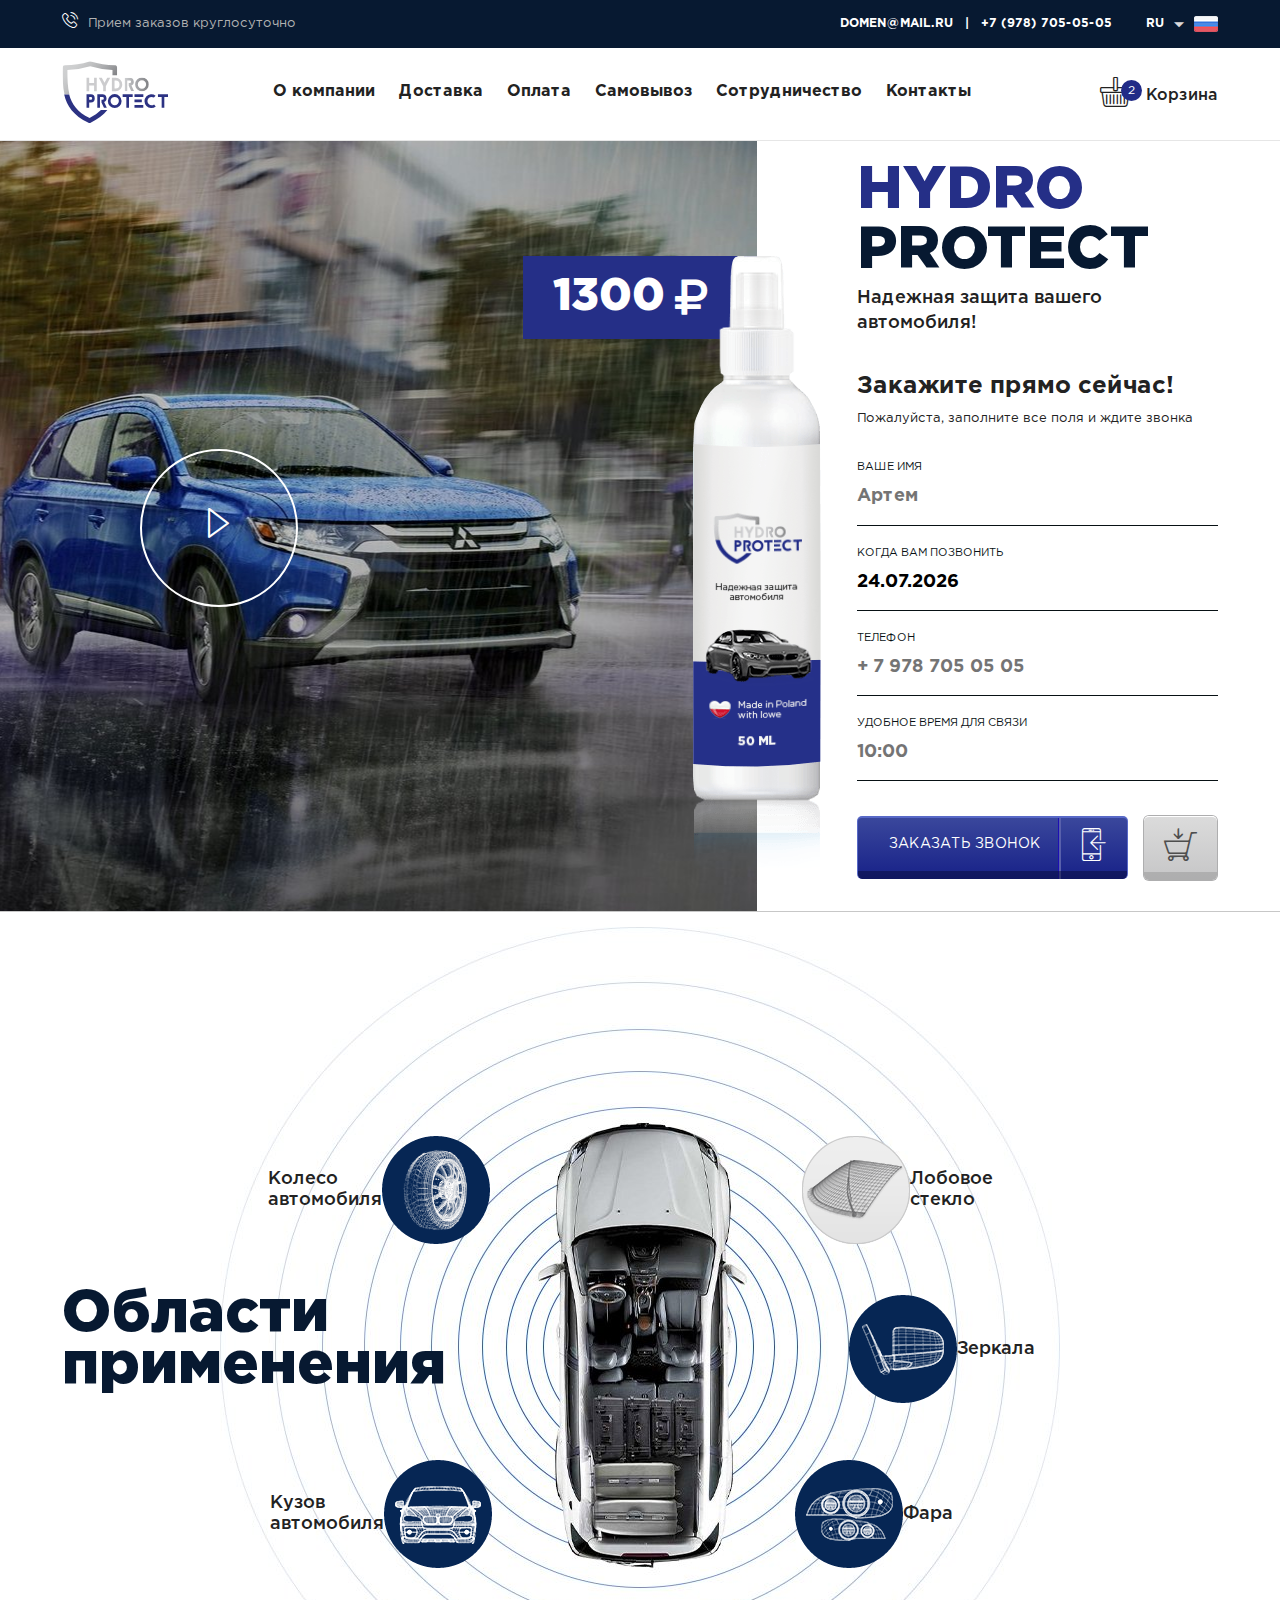
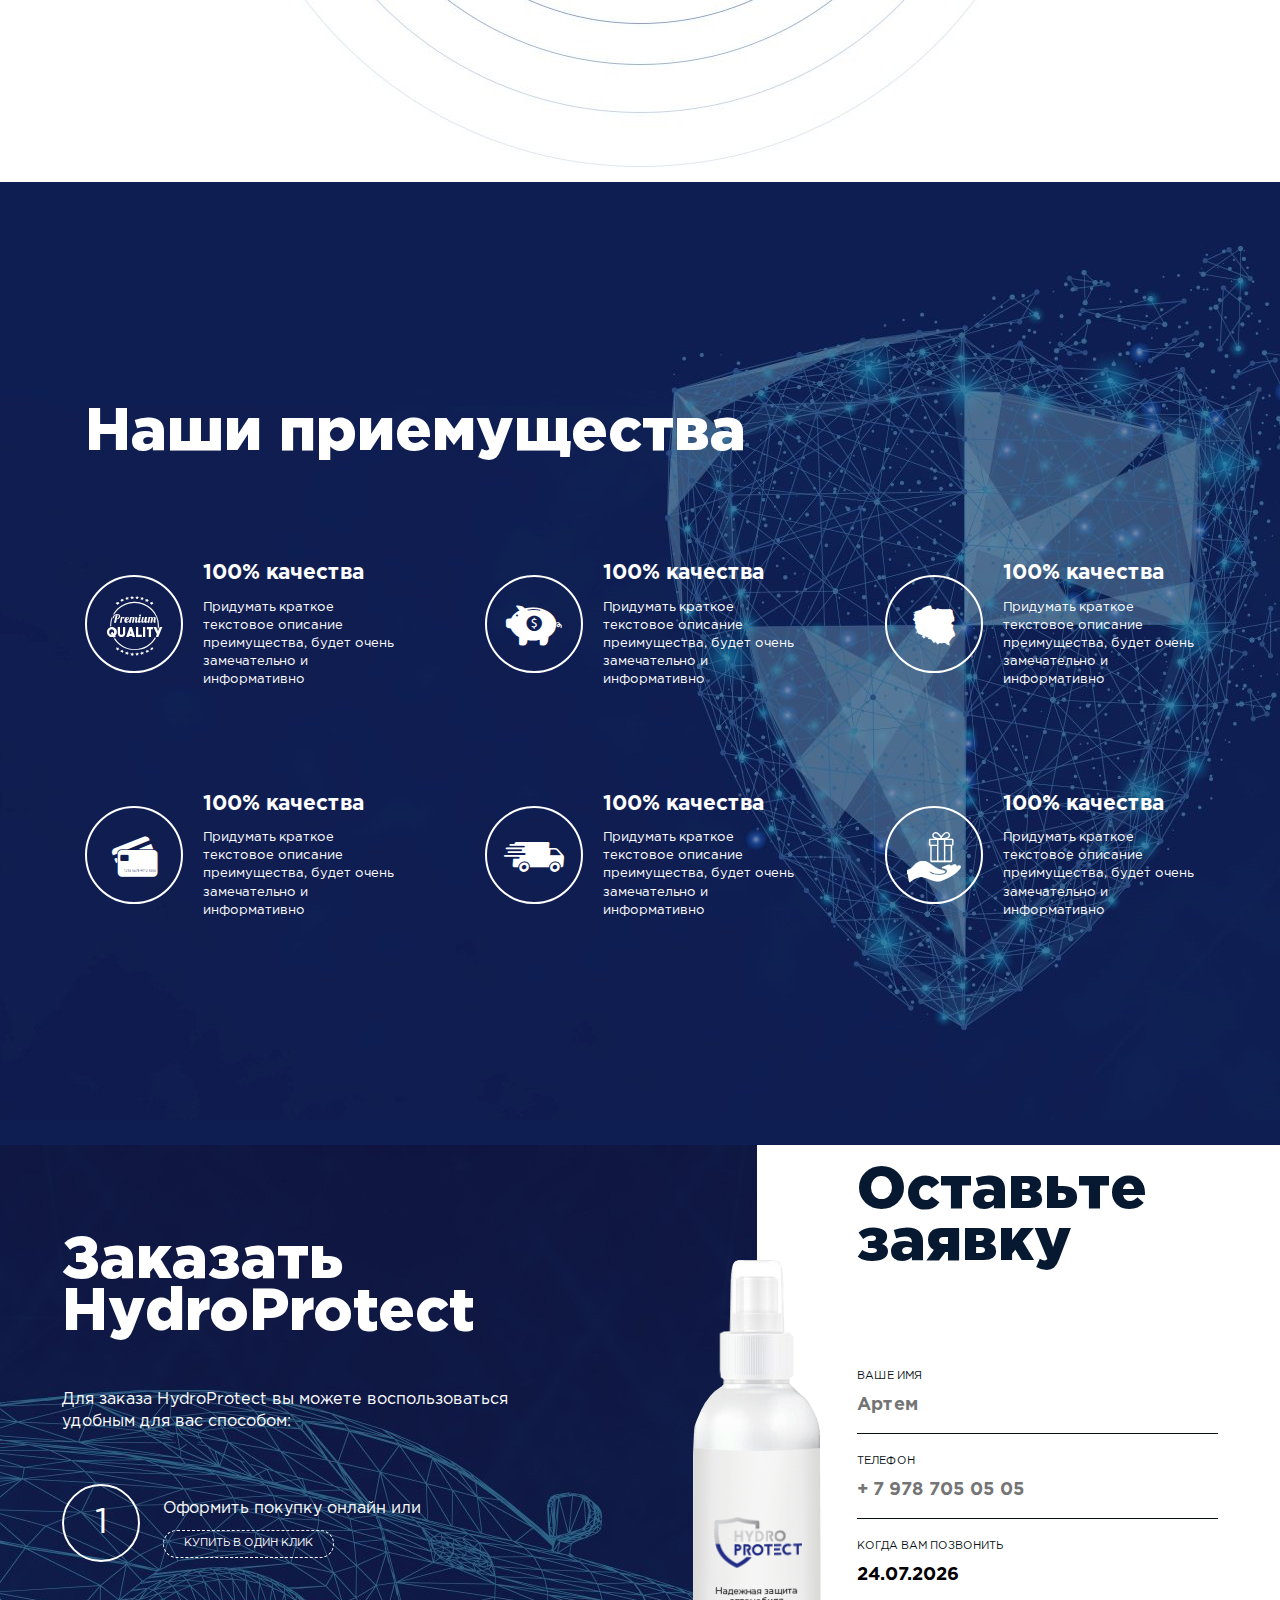
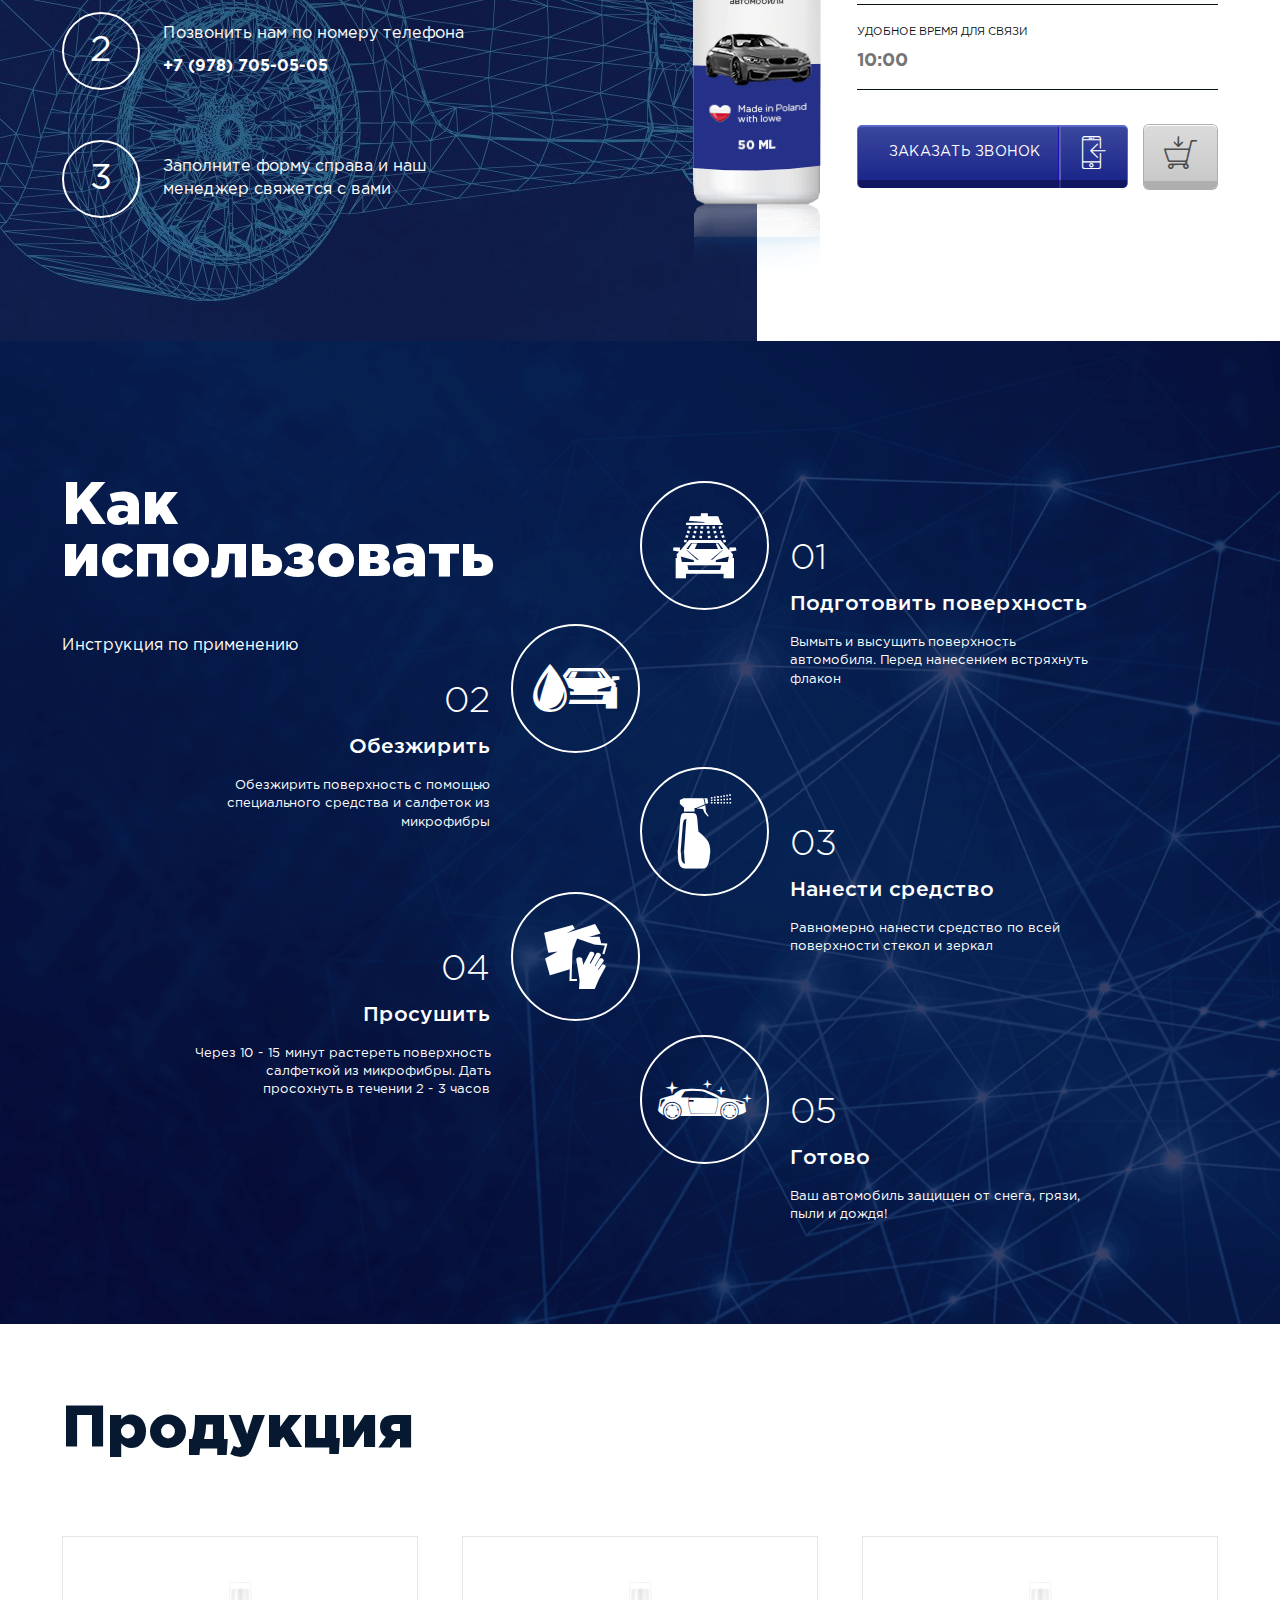
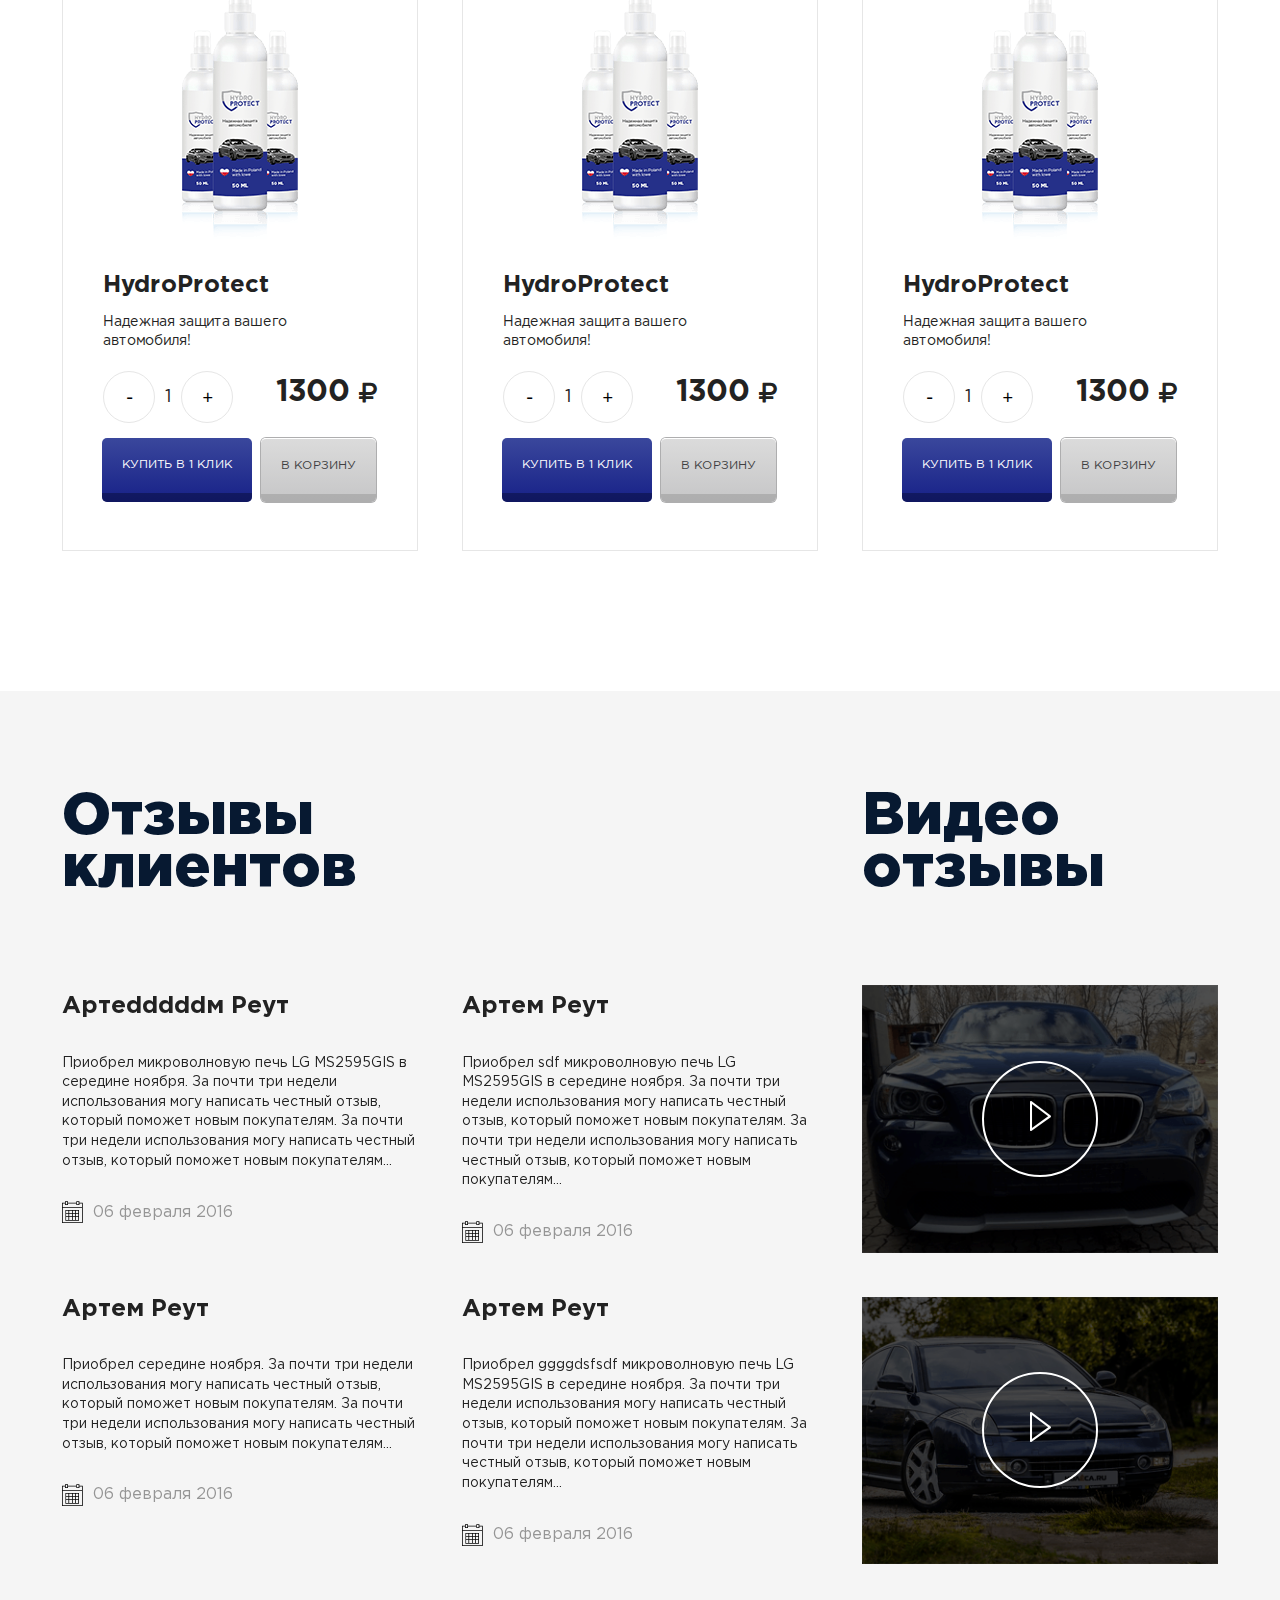
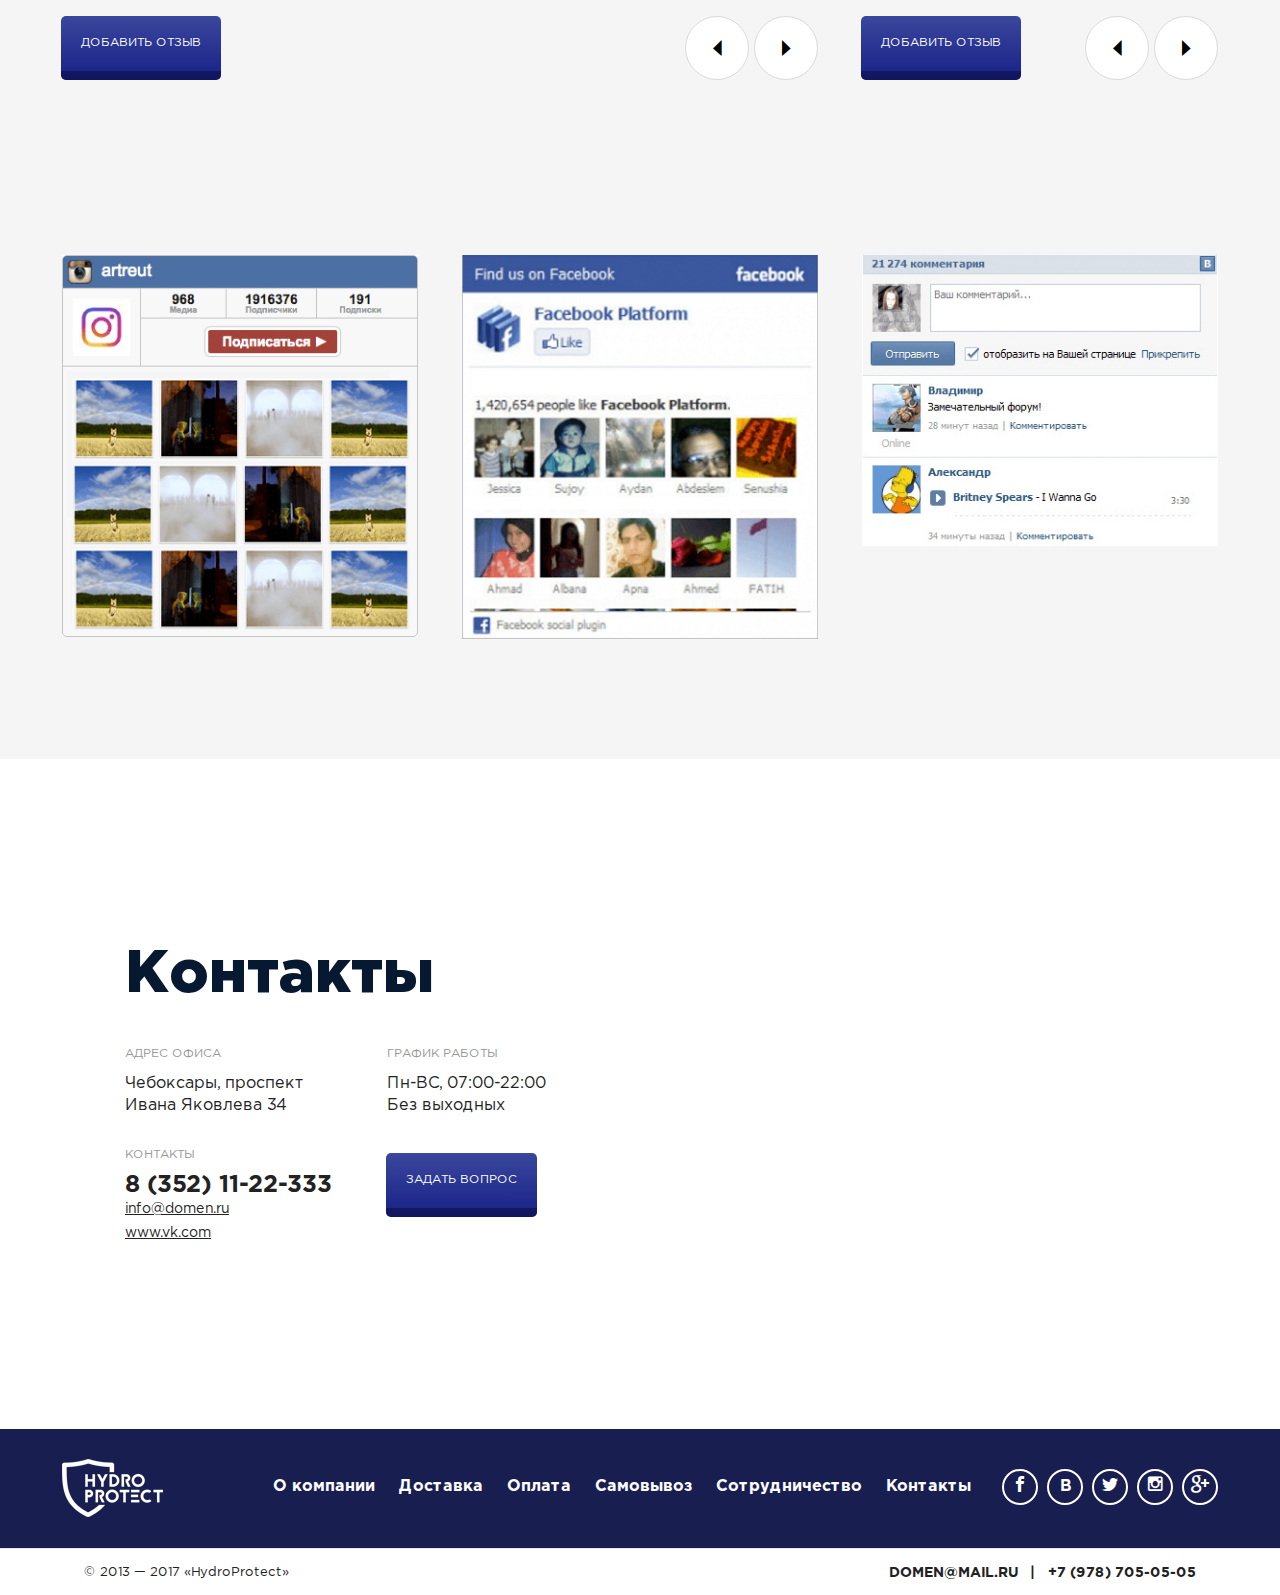
<file: index.html>
<!DOCTYPE html><!--[if lt IE 7]>      
<html class="no-js lt-ie9 lt-ie8 lt-ie7" lang="ru">
<![endif]-->
<!--[if IE 7]>         
<html class="no-js lt-ie9 lt-ie8" lang="ru">
<![endif]-->
<!--[if IE 8]>         
<html class="no-js lt-ie9" lang="ru">
<![endif]-->
<html lang="ru" class="no-js">
  <head>
    <meta charset="utf-8">
    <meta http-equiv="X-UA-Compatible" content="IE=edge">
    <title>Start</title>
    <meta name="description" content="">
    <meta name="viewport" content="width=device-width, initial-scale=1, max-scale=1">
    <link rel="shortcut icon" href="favicon.ico">
    <link rel="apple-touch-icon" href="apple-touch-icon.png">
    <link rel="stylesheet" href="css/style.css">
    <script src="libs/modernizr.js"></script>
  </head>
  <body><!--[if lt IE 9]>
    <script src="libs/respond.min.js"></script>
    <script src="libs/selectivizr-min.js"></script><![endif]-->
    <!--[if lt IE 8]>
    <p class="browserupgrade">Ваш браузер  <strong>устарел</strong>. Пожалуйста <a href="http://browsehappy.com/">обновите ваш браузер</a> для корректного отображения сайтов.</p><![endif]-->
    <div class="page">
      <!-- header-->
      <div class="main-header">
        <div class="main-header__top">
          <div class="container">
            <div class="left"><i class="icon-phone"></i><span>Прием заказов круглосуточно</span></div>
            <div class="right">
              <div class="contact-info"><a href="DOMEN@mail.ru">DOMEN@mail.ru</a><span class="sep">|</span><a href="tel:+79787050505">+7 (978) 705-05-05</a></div>
              <div class="lang">
                <div class="lang__list">
                  <div class="lang-selected"> <span>RU</span><i class="icon-artb"></i><img src="img/ru.png" alt=""></div>
                  <ul>
                    <li data-img="img/pl.png">PL</li>
                    <li data-img="img/ru.png">RU</li>
                  </ul>
                </div>
                <div class="lang__image"></div>
              </div>
            </div>
          </div>
        </div>
        <div class="main-header__center">
          <div class="container mobile-nav-btn__container">
            <button class="mobile-nav-btn"><span></span><span></span><span></span></button><a href="/" class="logo"><img src="img/logo.svg" alt="HydroProtect"></a>
            <nav class="top-menu">
              <ul class="top-menu__list">
                <li><a href="#">О компании</a></li>
                <li><a href="#">Доставка</a></li>
                <li><a href="#">Оплата</a></li>
                <li><a href="#">Самовывоз</a></li>
                <li><a href="#">Сотрудничество</a></li>
                <li><a href="#">Контакты</a></li>
              </ul>
            </nav>
            <div class="top-cart fl-right"><a href="/" class="top-cart__cart"><i class="icon-cart"></i><span class="col">2</span></a><span class="xs-hidden">Корзина</span></div>
          </div>
        </div>
      </div>
      <!-- first screen-->
      <div class="first-screen">
        <div class="container">
          <div class="column left">
            <div class="first-screen__video"><a href="https://www.youtube.com/watch?v=vlDzYIIOYmM&amp;t=29s" class="fancybox play"><i class="icon-play"></i></a></div>
          </div>
          <div class="column right">
            <div class="first-screen__tovar"><img src="img/first-screen-tovar.png" alt=""><span class="price">
                 
                1300<i class="icon-rouble"></i></span></div>
            <div class="first-screen__form">
              <h1><span>Hydro</span> protect</h1>
              <p>Надежная защита вашего автомобиля!</p>
              <div class="callback-form">
                <form action="#" method="get">
                  <p class="md-text"><b>Закажите прямо сейчас!</b></p>
                  <p class="xs-text">Пожалуйста, заполните все поля и ждите звонка</p>
                  <fieldset>
                    <label class="form-label"><span class="input-name">Ваше имя</span>
                      <input name="name" type="text" placeholder="Артем" class="input input--default"><span class="line"></span>
                    </label>
                    <label class="form-label"><span class="input-name">Когда вам позвонить</span>
                      <input name="date" type="text" placeholder="Сегодня" class="input input--default"><span class="line"></span>
                    </label>
                    <label class="form-label"><span class="input-name">Телефон</span>
                      <input name="phone" type="text" placeholder="+ 7 978 705 05 05" class="input input--default"><span class="line"></span>
                    </label>
                    <label class="form-label"><span class="input-name">Удобное время для связи</span>
                      <input name="time" type="text" placeholder="10:00" class="input input--default"><span class="line"></span>
                    </label>
                  </fieldset>
                  <div class="form-footer">
                    <button type="submit" class="btn--submit"><span>Заказать звонок</span><i class="icon-phonearr"></i></button><a href="#" class="btn btn--gray fl-right"><i class="icon-cartarr"></i></a>
                  </div>
                </form>
              </div>
            </div>
          </div>
        </div>
      </div>
      <!-- /first screen-->
      <!-- oblast premeneniya-->
      <div class="page__scope">
        <div class="container">
          <div class="scope">
            <h2>Области <br> применения</h2>
            <ul class="scope__list">
              <li class="scope__item tip-container"><span class="tip">Lorem ipsum dolor sit amet, consectetur adipisicing elit. Saepe ipsam, eius optio provident! Aspernatur ut sequi, fugiat, iure provident dolor quam, molestias architecto ab quo esse. Aspernatur eaque consequatur accusantium.</span><span class="image"><img src="img/scope-item1.png" alt="Лобовое стекло"></span><span class="name">Лобовое <br> стекло</span></li>
              <li class="scope__item tip-container"><span class="tip">Lorem ipsum dolor sit amet, consectetur adipisicing elit. Nihil sint ex, modi doloremque, voluptatum vel quasi omnis aperiam repellat beatae hic, quos sapiente necessitatibus magni! Nam nisi facere veritatis consequuntur.</span><span class="image"><img src="img/scope-item2.png" alt="Лобовое стекло"></span><span class="name">Зеркала</span></li>
              <li class="scope__item tip-container"><span class="tip">Lorem ipsum dolor sit amet, consectetur adipisicing elit. Cumque fugit nulla nemo impedit adipisci cupiditate perferendis debitis aliquid accusamus eveniet animi delectus atque ullam quaerat harum, id! Cum, eveniet, velit.</span><span class="image"><img src="img/scope-item3.png" alt="Лобовое стекло"></span><span class="name">Фара</span></li>
              <li class="scope__item tip-container"><span class="tip">Lorem ipsum dolor sit amet, consectetur adipisicing elit. Cumque nulla explicabo repellat iure rem minima quisquam, tenetur facere temporibus earum illo, quaerat. Laboriosam reprehenderit harum, officia quos est! Quo, velit.</span><span class="name">Кузов <br> автомобиля</span><span class="image"><img src="img/scope-item4.png" alt="Лобовое стекло"></span></li>
              <li class="scope__item tip-container"><span class="tip">Lorem ipsum dolor sit amet, consectetur adipisicing elit. Harum dolores officia iure, dolor pariatur, ipsam corrupti animi in aperiam porro sequi ratione id quis, beatae ad accusantium est quibusdam sunt?</span><span class="name">Колесо <br> автомобиля</span><span class="image"><img src="img/scope-item5.png" alt="Лобовое стекло"></span></li>
            </ul>
          </div>
        </div>
      </div>
      <!-- /oblast premeneniya-->
      <!-- priemushestva-->
      <div class="page__features">
        <div class="container">
          <h2 class="color-white">Наши приемущества</h2>
          <ul class="features__list">
            <li class="features__item">
              <div class="dt">
                <div class="dtc">
                  <div class="icon-wrap"><i class="icon-features1 color-white"></i></div>
                </div>
                <div class="dtc">
                  <p class="name">100% качества</p>
                  <p>Придумать краткое текстовое описание преимущества, будет очень замечательно и информативно</p>
                </div>
              </div>
            </li>
            <li class="features__item">
              <div class="dt">
                <div class="dtc">
                  <div class="icon-wrap"><i class="icon-features2 color-white"></i></div>
                </div>
                <div class="dtc">
                  <p class="name">100% качества</p>
                  <p>Придумать краткое текстовое описание преимущества, будет очень замечательно и информативно</p>
                </div>
              </div>
            </li>
            <li class="features__item">
              <div class="dt">
                <div class="dtc">
                  <div class="icon-wrap"><i class="icon-features3 color-white"></i></div>
                </div>
                <div class="dtc">
                  <p class="name">100% качества</p>
                  <p>Придумать краткое текстовое описание преимущества, будет очень замечательно и информативно</p>
                </div>
              </div>
            </li>
            <li class="features__item">
              <div class="dt">
                <div class="dtc">
                  <div class="icon-wrap"><i class="icon-features4 color-white"></i></div>
                </div>
                <div class="dtc">
                  <p class="name">100% качества</p>
                  <p>Придумать краткое текстовое описание преимущества, будет очень замечательно и информативно</p>
                </div>
              </div>
            </li>
            <li class="features__item">
              <div class="dt">
                <div class="dtc">
                  <div class="icon-wrap"><i class="icon-features5 color-white"></i></div>
                </div>
                <div class="dtc">
                  <p class="name">100% качества</p>
                  <p>Придумать краткое текстовое описание преимущества, будет очень замечательно и информативно</p>
                </div>
              </div>
            </li>
            <li class="features__item">
              <div class="dt">
                <div class="dtc">
                  <div class="icon-wrap"><i class="icon-gift color-white"></i></div>
                </div>
                <div class="dtc">
                  <p class="name">100% качества</p>
                  <p>Придумать краткое текстовое описание преимущества, будет очень замечательно и информативно</p>
                </div>
              </div>
            </li>
          </ul>
        </div>
      </div>
      <!-- /priemushestva-->
      <!-- first screen-->
      <div class="second-form color-white">
        <div class="container fh">
          <div class="column left">
            <p class="h2 color-white">Заказать <br> HydroProtect</p>
            <p>Для заказа HydroProtect вы можете воспользоваться <br> удобным для вас способом:</p>
            <ol class="ol">
              <li class="dt">
                <div class="dtc"><span class="num"></span></div>
                <div class="dtc"> 
                  <p>Оформить покупку онлайн или</p><a href="#" class="btn btn--dashed">купить в один клик</a>
                </div>
              </li>
              <li class="dt">
                <div class="dtc"><span class="num"></span></div>
                <div class="dtc">
                  <p>Позвонить нам по номеру телефона</p>
                  <p><a href="+79787050505"><b>+7 (978) 705-05-05</b></a> </p>
                </div>
              </li>
              <li class="dt">
                <div class="dtc"><span class="num"></span></div>
                <div class="dtc">
                  <p>Заполните форму справа и наш <br> менеджер свяжется с вами</p>
                </div>
              </li>
            </ol>
          </div>
          <div class="column right">
            <div class="first-screen__tovar"><img src="img/first-screen-tovar.png" alt=""></div>
            <div class="second-form__form">
              <h2>Оставьте <br> заявку</h2>
              <div class="callback-form">
                <form action="#" method="get">
                  <p class="xs-text">Пожалуйста, заполните все поля и ждите звонка</p>
                  <fieldset>
                    <label class="form-label"><span class="input-name">Ваше имя</span>
                      <input name="name" type="text" placeholder="Артем" class="input input--default"><span class="line"></span>
                    </label>
                    <label class="form-label"><span class="input-name">Телефон</span>
                      <input name="phone" type="text" placeholder="+ 7 978 705 05 05" class="input input--default"><span class="line"></span>
                    </label>
                    <label class="form-label"><span class="input-name">Когда вам позвонить</span>
                      <input name="date" type="text" placeholder="Сегодня" class="input input--default"><span class="line"></span>
                    </label>
                    <label class="form-label"><span class="input-name">Удобное время для связи</span>
                      <input name="time" type="text" placeholder="10:00" class="input input--default"><span class="line"></span>
                    </label>
                  </fieldset>
                  <div class="form-footer">
                    <button type="submit" class="btn--submit"><span>Заказать звонок</span><i class="icon-phonearr"></i></button><a href="#" class="btn btn--gray fl-right"><i class="icon-cartarr"></i></a>
                  </div>
                </form>
              </div>
            </div>
          </div>
        </div>
      </div>
      <!-- /first screen-->
      <!-- use-->
      <div class="page__use color-white">
        <div class="container">
          <div class="use__header">
            <h2 class="color-white">Как <br> использовать</h2>
            <p>Инструкция по применению</p>
          </div>
          <ul class="use__list">
            <li class="use__item"><span class="icon-wrap"><i class="icon-how1"></i></span>
              <p class="num"></p>
              <p class="name">Подготовить поверхность</p>
              <p class="desc">Вымыть и высущить поверхность автомобиля. Перед нанесением встряхнуть флакон</p>
            </li>
            <li class="use__item"><span class="icon-wrap"><i class="icon-how2"></i></span><span class="num"></span><span class="name">Обезжирить</span>
              <p class="desc">Обезжирить поверхность с помощью специального средства и салфеток из микрофибры</p>
            </li>
            <li class="use__item"><span class="icon-wrap"><i class="icon-how3"></i></span><span class="num"></span><span class="name">Нанести средство</span>
              <p class="desc">Равномерно нанести средство по всей поверхности стекол и зеркал</p>
            </li>
            <li class="use__item"><span class="icon-wrap"><i class="icon-how4"></i></span><span class="num"></span><span class="name">Просушить</span>
              <p class="desc">Через 10 - 15 минут растереть поверхность салфеткой из микрофибры. Дать просохнуть в течении 2 - 3 часов</p>
            </li>
            <li class="use__item"><span class="icon-wrap"><i class="icon-how5"></i></span><span class="num"></span><span class="name">Готово</span>
              <p class="desc">Ваш автомобиль защищен от снега, грязи, пыли и дождя!</p>
            </li>
          </ul>
        </div>
      </div>
      <!-- /use-->
      <!-- products-->
      <div class="page__products">
        <div class="container">
          <h2>Продукция</h2>
          <div class="products clearfix">
            <div class="row">
              <div class="col-33">
                <div class="products__item">
                  <div class="image"><img src="img/product-image.png" alt=""></div>
                  <div class="text">
                    <p class="md-text product-name"><b>HydroProtect</b></p>
                    <p class="desc">Надежная защита вашего автомобиля!</p>
                    <div class="products__price">
                      <div class="counter">
                        <button class="dec">-</button><span class="val">1</span>
                        <button class="inc">+</button>
                      </div><span class="price-val"><span class="val" data-price-by-one="1300">1300</span> <i class="icon-rouble"></i></span>
                    </div>
                    <div class="products__footer"><a href="#addOneClick" class="btn btn--blue">Купить в 1 клик</a><a href="#addToCart" class="btn btn--gray fl-right">В корзину</a></div>
                  </div>
                </div>
              </div>
              <div class="col-33">
                <div class="products__item">
                  <div class="image"><img src="img/product-image.png" alt=""></div>
                  <div class="text">
                    <p class="md-text product-name"><b>HydroProtect</b></p>
                    <p class="desc">Надежная защита вашего автомобиля!</p>
                    <div class="products__price">
                      <div class="counter">
                        <button class="dec">-</button><span class="val">1</span>
                        <button class="inc">+</button>
                      </div><span class="price-val"><span class="val" data-price-by-one="1300">1300</span> <i class="icon-rouble"></i></span>
                    </div>
                    <div class="products__footer"><a href="#addOneClick" class="btn btn--blue">Купить в 1 клик</a><a href="#addToCart" class="btn btn--gray fl-right">В корзину</a></div>
                  </div>
                </div>
              </div>
              <div class="col-33">
                <div class="products__item">
                  <div class="image"><img src="img/product-image.png" alt=""></div>
                  <div class="text">
                    <p class="md-text product-name"><b>HydroProtect</b></p>
                    <p class="desc">Надежная защита вашего автомобиля!</p>
                    <div class="products__price">
                      <div class="counter">
                        <button class="dec">-</button><span class="val">1</span>
                        <button class="inc">+</button>
                      </div><span class="price-val"><span class="val" data-price-by-one="1300">1300</span> <i class="icon-rouble"></i></span>
                    </div>
                    <div class="products__footer"><a href="#addOneClick" class="btn btn--blue">Купить в 1 клик</a><a href="#addToCart" class="btn btn--gray fl-right">В корзину</a></div>
                  </div>
                </div>
              </div>
            </div>
          </div>
        </div>
      </div>
      <!-- /products-->
      <!-- reviews-->
      <div class="page__reviews bg-gray">
        <div class="container">
          <div class="reviews clearfix">
            <div class="row">
              <div class="col-66 text-reviews js-reviews-column">
                <h2>Отзывы <br> клиентов</h2>
                <div id="reviews" class="swiper-container">
                  <div class="swiper-wrapper">
                    <div class="swiper-slide">
                      <div class="text-reviews__item">
                        <p class="md-text">Артеdddddм Реут</p>
                        <p class="desc">Приобрел микроволновую печь LG MS2595GIS в середине ноября. За почти три недели использования могу написать честный отзыв, который поможет новым покупателям. За почти три недели использования могу написать честный отзыв, который поможет новым покупателям...</p><span class="time"><i class="icon-calendar"></i><span>06 февраля 2016</span></span>
                      </div>
                    </div>
                    <div class="swiper-slide">
                      <div class="text-reviews__item">
                        <p class="md-text">Артем Реут</p>
                        <p class="desc">Приобрел середине ноября. За почти три недели использования могу написать честный отзыв, который поможет новым покупателям. За почти три недели использования могу написать честный отзыв, который поможет новым покупателям...</p><span class="time"><i class="icon-calendar"></i><span>06 февраля 2016</span></span>
                      </div>
                    </div>
                    <div class="swiper-slide">
                      <div class="text-reviews__item">
                        <p class="md-text">Артем Реут</p>
                        <p class="desc">Приобрел sdf микроволновую печь LG MS2595GIS в середине ноября. За почти три недели использования могу написать честный отзыв, который поможет новым покупателям. За почти три недели использования могу написать честный отзыв, который поможет новым покупателям...</p><span class="time"><i class="icon-calendar"></i><span>06 февраля 2016</span></span>
                      </div>
                    </div>
                    <div class="swiper-slide">
                      <div class="text-reviews__item">
                        <p class="md-text">Артем Реут</p>
                        <p class="desc">Приобрел ggggdsfsdf микроволновую печь LG MS2595GIS в середине ноября. За почти три недели использования могу написать честный отзыв, который поможет новым покупателям. За почти три недели использования могу написать честный отзыв, который поможет новым покупателям...</p><span class="time"><i class="icon-calendar"></i><span>06 февраля 2016</span></span>
                      </div>
                    </div>
                    <div class="swiper-slide">
                      <div class="text-reviews__item">
                        <p class="md-text">Артем Реут</p>
                        <p class="desc">Приобрел середине ноября. За почти три недели использования могу написать честный отзыв, который поможет новым покупателям. За почти три недели использования могу написать честный отзыв, который поможет новым покупателям...</p><span class="time"><i class="icon-calendar"></i><span>06 февраля 2016</span></span>
                      </div>
                    </div>
                    <div class="swiper-slide">
                      <div class="text-reviews__item">
                        <p class="md-text">Артем Реут</p>
                        <p class="desc">Приобрел sdf микроволновую печь LG MS2595GIS в середине ноября. За почти три недели использования могу написать честный отзыв, который поможет новым покупателям. За почти три недели использования могу написать честный отзыв, который поможет новым покупателям...</p><span class="time"><i class="icon-calendar"></i><span>06 февраля 2016</span></span>
                      </div>
                    </div>
                    <div class="swiper-slide">
                      <div class="text-reviews__item">
                        <p class="md-text">Артем Реут</p>
                        <p class="desc">Приобрел ggggdsfsdf микроволновую печь LG MS2595GIS в середине ноября. За почти три недели использования могу написать честный отзыв, который поможет новым покупателям. За почти три недели использования могу написать честный отзыв, который поможет новым покупателям...</p><span class="time"><i class="icon-calendar"></i><span>06 февраля 2016</span></span>
                      </div>
                    </div>
                    <div class="swiper-slide">
                      <div class="text-reviews__item">
                        <p class="md-text">Артем Реут</p>
                        <p class="desc">Приобрел середине ноября. За почти три недели использования могу написать честный отзыв, который поможет новым покупателям. За почти три недели использования могу написать честный отзыв, который поможет новым покупателям...</p><span class="time"><i class="icon-calendar"></i><span>06 февраля 2016</span></span>
                      </div>
                    </div>
                    <div class="swiper-slide">
                      <div class="text-reviews__item">
                        <p class="md-text">Артем Реут</p>
                        <p class="desc">Приобрел sdf микроволновую печь LG MS2595GIS в середине ноября. За почти три недели использования могу написать честный отзыв, который поможет новым покупателям. За почти три недели использования могу написать честный отзыв, который поможет новым покупателям...</p><span class="time"><i class="icon-calendar"></i><span>06 февраля 2016</span></span>
                      </div>
                    </div>
                    <div class="swiper-slide">
                      <div class="text-reviews__item">
                        <p class="md-text">Артем Реут</p>
                        <p class="desc">Приобрел ggggdsfsdf микроволновую печь LG MS2595GIS в середине ноября. За почти три недели использования могу написать честный отзыв, который поможет новым покупателям. За почти три недели использования могу написать честный отзыв, который поможет новым покупателям...</p><span class="time"><i class="icon-calendar"></i><span>06 февраля 2016</span></span>
                      </div>
                    </div>
                  </div>
                </div>
                <div class="reviews-navigations">
                  <div id="navReviews"><a href="#addReview" class="fancybox btn btn--blue">Добавить отзыв</a>
                    <div class="slider-controls fl-right">
                      <button class="prev"><i class="icon-artl"></i></button>
                      <button class="next"><i class="icon-artr"></i></button>
                    </div>
                  </div>
                </div>
              </div>
              <div class="col-33 video-reviews js-reviews-column">
                <h2>Видео <br> отзывы</h2>
                <div id="videoReviews">
                  <div class="swiper-wrapper">
                    <div class="swiper-slide video-reviews__item"><a href="https://www.youtube.com/watch?v=vlDzYIIOYmM&amp;t=29s" data-fancybox="video-reviews" class="fancybox"><img src="img/video1.png" alt="">
                        <div class="play"><i class="icon-play"></i></div></a></div>
                    <div class="swiper-slide video-reviews__item"><a href="https://www.youtube.com/watch?v=vlDzYIIOYmM&amp;t=29s" data-fancybox="video-reviews" class="fancybox"><img src="img/video2.png" alt="">
                        <div class="play"><i class="icon-play"></i></div></a></div>
                    <div class="swiper-slide video-reviews__item"><a href="https://www.youtube.com/watch?v=vlDzYIIOYmM&amp;t=29s" data-fancybox="video-reviews" class="fancybox"><img src="img/video2.png" alt="">
                        <div class="play"><i class="icon-play"></i></div></a></div>
                    <div class="swiper-slide video-reviews__item"><a href="https://www.youtube.com/watch?v=vlDzYIIOYmM&amp;t=29s" data-fancybox="video-reviews" class="fancybox"><img src="img/video2.png" alt="">
                        <div class="play"><i class="icon-play"></i></div></a></div>
                    <div class="swiper-slide video-reviews__item"><a href="https://www.youtube.com/watch?v=vlDzYIIOYmM&amp;t=29s" data-fancybox="video-reviews" class="fancybox"><img src="img/video2.png" alt="">
                        <div class="play"><i class="icon-play"></i></div></a></div>
                    <div class="swiper-slide video-reviews__item"><a href="https://www.youtube.com/watch?v=vlDzYIIOYmM&amp;t=29s" data-fancybox="video-reviews" class="fancybox"><img src="img/video2.png" alt="">
                        <div class="play"><i class="icon-play"></i></div></a></div>
                    <div class="swiper-slide video-reviews__item"><a href="https://www.youtube.com/watch?v=vlDzYIIOYmM&amp;t=29s" data-fancybox="video-reviews" class="fancybox"><img src="img/video2.png" alt="">
                        <div class="play"><i class="icon-play"></i></div></a></div>
                    <div class="swiper-slide video-reviews__item"><a href="https://www.youtube.com/watch?v=vlDzYIIOYmM&amp;t=29s" data-fancybox="video-reviews" class="fancybox"><img src="img/video2.png" alt="">
                        <div class="play"><i class="icon-play"></i></div></a></div>
                    <div class="swiper-slide video-reviews__item"><a href="https://www.youtube.com/watch?v=vlDzYIIOYmM&amp;t=29s" data-fancybox="video-reviews" class="fancybox"><img src="img/video2.png" alt="">
                        <div class="play"><i class="icon-play"></i></div></a></div>
                    <div class="swiper-slide video-reviews__item"><a href="https://www.youtube.com/watch?v=vlDzYIIOYmM&amp;t=29s" data-fancybox="video-reviews" class="fancybox"><img src="img/video2.png" alt="">
                        <div class="play"><i class="icon-play"></i></div></a></div>
                  </div>
                </div>
                <div class="reviews-navigations">
                  <div id="navVideoReviews"><a href="#addReviewVideo" class="fancybox btn btn--blue">Добавить отзыв</a>
                    <div class="slider-controls fl-right">
                      <button class="prev"><i class="icon-artl"></i></button>
                      <button class="next"><i class="icon-artr"></i></button>
                    </div>
                  </div>
                </div>
              </div>
            </div>
          </div>
        </div>
      </div>
      <!-- /reviews-->
      <!-- social widgets-->
      <div class="bg-gray social-widgets">
        <div class="container">
          <div class="row">
            <div class="col-33"><img src="img/instagram.png" alt=""></div>
            <div class="col-33"><img src="img/facebook.png" alt=""></div>
            <div class="col-33"><img src="img/vkontakte.png" alt=""></div>
          </div>
        </div>
      </div>
      <!-- /social widgets-->
      <!-- map-->
      <div class="map">
        <div class="container">
          <div class="map-info">
            <h2>Контакты</h2>
            <ul class="map-info__list">
              <li>
                <p class="title">адрес офиса</p>
                <p>Чебоксары, проспект Ивана Яковлева 34</p>
              </li>
              <li>
                <p class="title">КОНТАКТЫ</p>
                <p class="phone"><b><a href="+73521122332">8 (352) 11-22-333</a></b></p><a href="mailto:info@domen.ru">info@domen.ru</a>
                <a href="www.vk.com">www.vk.com</a>
              </li>
              <li>
                <p class="title">График работы</p>
                <p class="time">Пн-ВС, 07:00-22:00</p>
                <p>Без выходных</p><a href="#questPopup" class="fancybox btn btn--blue">Задать вопрос</a>
              </li>
            </ul>
          </div>
        </div>
        <div class="map-main"><script type="text/javascript" charset="utf-8" async src="https://api-maps.yandex.ru/services/constructor/1.0/js/?um=constructor%3A0774ffab0052f4bc9dafc5c990286f1fb2992c7f5207bf3e4d8a9d772df59b2f&amp;width=100%25&amp;lang=ru_RU&amp;scroll=false"></script>			</div>
      </div>
      <!-- /map-->
      <!--footer-->
      <div class="main-footer">
        <div class="container"><a href="/" class="logo"><img src="img/footer-logo.png" alt="HydroProtect"></a>
          <nav class="bottom-menu">
            <ul class="top-menu__list">
              <li><a href="#">О компании</a></li>
              <li><a href="#">Доставка</a></li>
              <li><a href="#">Оплата</a></li>
              <li><a href="#">Самовывоз</a></li>
              <li><a href="#">Сотрудничество</a></li>
              <li><a href="#">Контакты</a></li>
            </ul>
          </nav>
          <ul class="social fl-right">
            <li><a href="#"> <i class="icon-facebook"></i></a></li>
            <li><a href="#"><span class="vk">В</span></a></li>
            <li><a href="#"> <i class="icon-twitter"></i></a></li>
            <li><a href="#"> <i class="icon-instagram"></i></a></li>
            <li><a href="#"> <i class="icon-google"></i></a></li>
          </ul>
        </div>
      </div>
      <div class="main-footer__bottom">
        <div class="container">
          <div class="row">
            <div class="col-50 ta-left">
              <p>© 2013 — 2017 «HydroProtect»</p>
            </div>
            <div class="col-50 ta-right">
              <div class="contact-info"><a href="DOMEN@mail.ru">DOMEN@mail.ru</a><span class="sep">|</span><a href="tel:+79787050505">+7 (978) 705-05-05</a></div>
            </div>
          </div>
        </div>
      </div>
      <!-- /footer-->
      <!--popups-->
      <div id="addOneClick" class="add--one-click hidden">
        <form action="#" class="popup">
          <input type="hidden" name="product_name" value="">
          <input type="hidden" name="product_col" value="">
          <input type="hidden" name="product_price" value="">
          <div class="popup__header">
            <p>
               
              Заказ в 1 клик<span class="product_name"></span>
            </p>
          </div>
          <div class="popup__body">
            <p class="desc">Оставьте свои контактные данные. Наши менеджеры свяжутся с вами для уточнения деталей заказа.</p>
            <label class="form-label">
              <input type="text" name="name" placeholder="Ваше имя" class="input input--default"><span class="line"></span>
            </label>
            <label class="form-label">
              <input type="text" name="phone" placeholder="Телефон" class="input input--default"><span class="line"></span>
            </label>
            <label class="form-label">
              <textarea name="comment" placeholder="Комментарий" class="input input--default"></textarea><span class="line"></span>
            </label>
          </div>
          <div class="popup__footer">
            <button type="submit" class="btn btn--blue">Отправить заказ</button>
          </div>
        </form>
      </div>
      <div id="addToCart" class="add--tocart hidden">
        <div class="popup">
          <div class="popup__body">
            <p class="success-message">Товар успешно добавлен в корзину</p>
            <div class="dt">
              <div class="dtc">
                <div class="image"><img src="img/product-image.png" alt=""></div>
              </div>
              <div class="dtc">
                <div class="name">Пылесос пылысосный 9400 ультра вдун</div>
                <p class="price"><span class="col"></span><span class="val">1000</span> р.</p>
              </div>
            </div>
          </div>
          <div class="popup__footer"><a href="#" class="btn btn--blue">Оформить заказ</a><a href="#" class="btn btn--gray fl-right fancy-close">Продолжить покупки</a></div>
        </div>
      </div>
      <div id="addReview" class="hidden">
        <form action="#" class="popup">
          <div class="popup__header">
            <p>добавление отзыва</p>
          </div>
          <div class="popup__body">
            <label class="form-label">
              <input type="text" required name="name" placeholder="Ваше имя" class="input input--default"><span class="line"></span>
            </label>
            <label class="form-label">
              <textarea name="comment" required placeholder="Комментарий" class="input input--default"></textarea><span class="line"></span>
            </label>
          </div>
          <div class="popup__footer"><a href="#" class="btn btn--blue">Отправить</a></div>
        </form>
      </div>
      <div id="addReviewVideo" class="hidden">
        <form action="#" class="popup">
          <div class="popup__header">
            <p>добавление видео отзыва</p>
          </div>
          <div class="popup__body">
            <label class="form-label">
              <input type="text" required name="name" placeholder="Ваше имя" class="input input--default"><span class="line"></span>
            </label>
            <label class="form-label">
              <input type="text" required name="name" placeholder="Ссылка на youtube" class="input input--default"><span class="line"></span>
            </label>
          </div>
          <div class="popup__footer"><a href="#" class="btn btn--blue">Отправить</a></div>
        </form>
      </div>
      <div id="questPopup" class="hidden">
        <form action="#" class="popup">
          <div class="popup__header">
            <p>Задать вопрос</p>
          </div>
          <div class="popup__body">
            <p class="desc">Оставьте свои контактные данные. Наши менеджеры свяжутся с вами.</p>
            <label class="form-label">
              <input type="text" required name="name" placeholder="Ваше имя" class="input input--default"><span class="line"></span>
            </label>
            <label class="form-label">
              <input type="tel" required name="phone" placeholder="Ваш телефон" class="input input--default"><span class="line"></span>
            </label>
            <label class="form-label">
              <input type="text" required name="email" placeholder="Электронная почта" class="input input--default"><span class="line"></span>
            </label>
            <label class="form-label">
              <textarea name="comment" required placeholder="Ваш вопрос" class="input input--default"></textarea><span class="line"></span>
            </label>
          </div>
          <div class="popup__footer"><a href="#" class="btn btn--blue">Отправить</a></div>
        </form>
      </div>
    </div>
    <!--scripts =================================================-->
    <script src="js/core.js"></script>
    <script src="js/main.js"></script>
  </body>
</html>
</file>
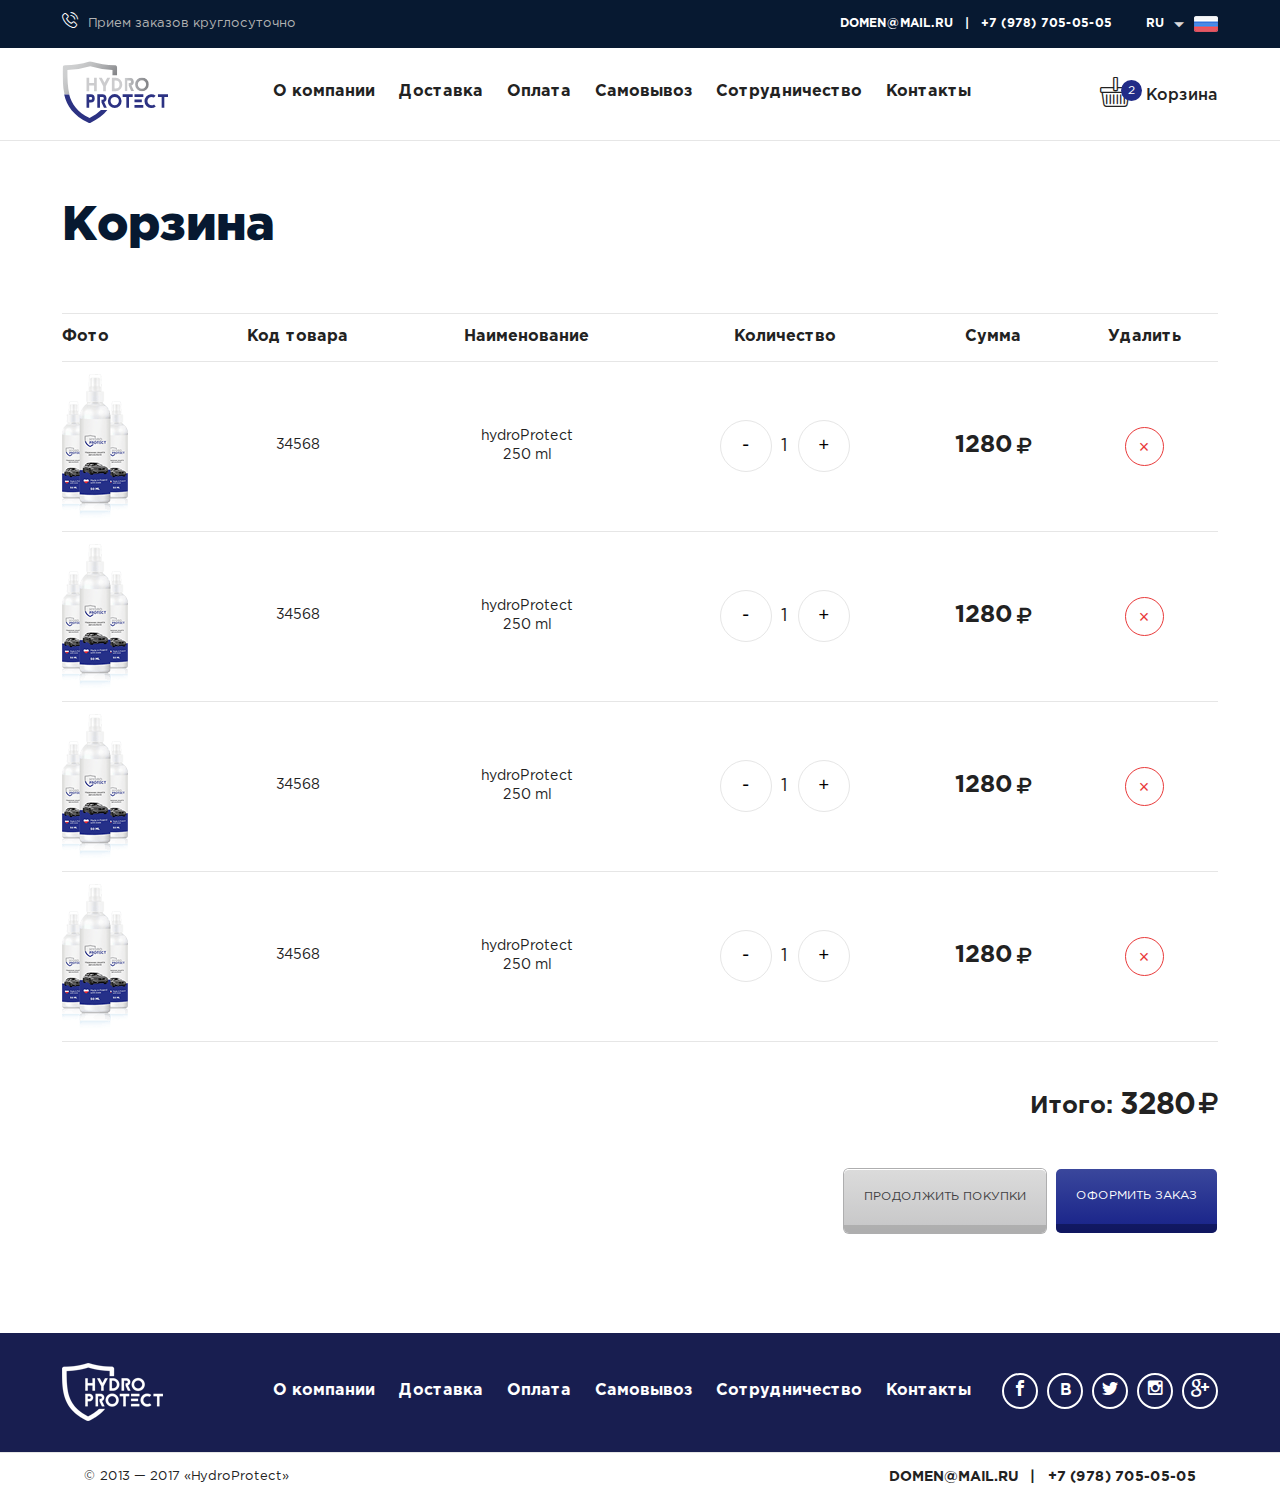
<file: cart.html>
<!DOCTYPE html><!--[if lt IE 7]>      
<html class="no-js lt-ie9 lt-ie8 lt-ie7" lang="ru">
<![endif]-->
<!--[if IE 7]>         
<html class="no-js lt-ie9 lt-ie8" lang="ru">
<![endif]-->
<!--[if IE 8]>         
<html class="no-js lt-ie9" lang="ru">
<![endif]-->
<html lang="ru" class="no-js">
  <head>
    <meta charset="utf-8">
    <meta http-equiv="X-UA-Compatible" content="IE=edge">
    <title>Start</title>
    <meta name="description" content="">
    <meta name="viewport" content="width=device-width, initial-scale=1, max-scale=1">
    <link rel="shortcut icon" href="favicon.ico">
    <link rel="apple-touch-icon" href="apple-touch-icon.png">
    <link rel="stylesheet" href="css/style.css">
    <script src="libs/modernizr.js"></script>
  </head>
  <body><!--[if lt IE 9]>
    <script src="libs/respond.min.js"></script>
    <script src="libs/selectivizr-min.js"></script><![endif]-->
    <!--[if lt IE 8]>
    <p class="browserupgrade">Ваш браузер  <strong>устарел</strong>. Пожалуйста <a href="http://browsehappy.com/">обновите ваш браузер</a> для корректного отображения сайтов.</p><![endif]-->
    <div class="page">
      <!-- header-->
      <div class="main-header">
        <div class="main-header__top">
          <div class="container">
            <div class="left"><i class="icon-phone"></i><span>Прием заказов круглосуточно</span></div>
            <div class="right">
              <div class="contact-info"><a href="DOMEN@mail.ru">DOMEN@mail.ru</a><span class="sep">|</span><a href="tel:+79787050505">+7 (978) 705-05-05</a></div>
              <div class="lang">
                <div class="lang__list">
                  <div class="lang-selected"> <span>RU</span><i class="icon-artb"></i><img src="img/ru.png" alt=""></div>
                  <ul>
                    <li data-img="img/pl.png">PL</li>
                    <li data-img="img/ru.png">RU</li>
                  </ul>
                </div>
                <div class="lang__image"></div>
              </div>
            </div>
          </div>
        </div>
        <div class="main-header__center">
          <div class="container mobile-nav-btn__container">
            <button class="mobile-nav-btn"><span></span><span></span><span></span></button><a href="/" class="logo"><img src="img/logo.svg" alt="HydroProtect"></a>
            <nav class="top-menu">
              <ul class="top-menu__list">
                <li><a href="#">О компании</a></li>
                <li><a href="#">Доставка</a></li>
                <li><a href="#">Оплата</a></li>
                <li><a href="#">Самовывоз</a></li>
                <li><a href="#">Сотрудничество</a></li>
                <li><a href="#">Контакты</a></li>
              </ul>
            </nav>
            <div class="top-cart fl-right"><a href="/" class="top-cart__cart"><i class="icon-cart"></i><span class="col">2</span></a><span class="xs-hidden">Корзина</span></div>
          </div>
        </div>
      </div>
      <div class="inner">
        <div class="inner__header">
          <div class="container">
            <h1>Корзина</h1>
          </div>
        </div>
        <div class="inner__body">
          <!-- cart-->
          <div class="main-cart">
            <div class="container">
              <div class="dt main-cart__table">
                <div class="dtr table-header">
                  <div class="dtc">Фото</div>
                  <div class="dtc">Код товара</div>
                  <div class="dtc">Наименование</div>
                  <div class="dtc">Количество</div>
                  <div class="dtc">Сумма</div>
                  <div class="dtc">Удалить</div>
                </div>
                <div class="table-body">
                  <div class="dtr">
                    <div class="dtc"><img src="img/cart-image.png" alt=""></div>
                    <div class="dtc">34568</div>
                    <div class="dtc">hydroProtect <br> 250 ml</div>
                    <div class="dtc">
                      <div class="counter">
                        <button class="dec">-</button><span class="val">1</span>
                        <button class="inc">+</button>
                      </div>
                    </div>
                    <div class="dtc"><span class="price">1280 </span><i class="icon-rouble"></i></div>
                    <div class="dtc">
                      <button class="del">×</button>
                    </div>
                  </div>
                  <div class="dtr">
                    <div class="dtc"><img src="img/cart-image.png" alt=""></div>
                    <div class="dtc">34568</div>
                    <div class="dtc">hydroProtect <br> 250 ml</div>
                    <div class="dtc">
                      <div class="counter">
                        <button class="dec">-</button><span class="val">1</span>
                        <button class="inc">+</button>
                      </div>
                    </div>
                    <div class="dtc"><span class="price">1280 </span><i class="icon-rouble"></i></div>
                    <div class="dtc">
                      <button class="del">×</button>
                    </div>
                  </div>
                  <div class="dtr">
                    <div class="dtc"><img src="img/cart-image.png" alt=""></div>
                    <div class="dtc">34568</div>
                    <div class="dtc">hydroProtect <br> 250 ml</div>
                    <div class="dtc">
                      <div class="counter">
                        <button class="dec">-</button><span class="val">1</span>
                        <button class="inc">+</button>
                      </div>
                    </div>
                    <div class="dtc"><span class="price">1280 </span><i class="icon-rouble"></i></div>
                    <div class="dtc">
                      <button class="del">×</button>
                    </div>
                  </div>
                  <div class="dtr">
                    <div class="dtc"><img src="img/cart-image.png" alt=""></div>
                    <div class="dtc">34568</div>
                    <div class="dtc">hydroProtect <br> 250 ml</div>
                    <div class="dtc">
                      <div class="counter">
                        <button class="dec">-</button><span class="val">1</span>
                        <button class="inc">+</button>
                      </div>
                    </div>
                    <div class="dtc"><span class="price">1280 </span><i class="icon-rouble"></i></div>
                    <div class="dtc">
                      <button class="del">×</button>
                    </div>
                  </div>
                </div>
              </div>
              <div class="main-cart__footer">
                <div class="sum"><span>Итого: </span><span class="price"> <span>3280</span><i class="icon-rouble"></i></span></div>
                <div class="btn-group"><a href="#" class="btn btn--gray">продолжить покупки</a><a href="#" class="btn btn--blue">оформить заказ</a></div>
              </div>
            </div>
          </div>
          <!-- /cart-->
        </div>
      </div>
      <!--footer-->
      <div class="main-footer">
        <div class="container"><a href="/" class="logo"><img src="img/footer-logo.png" alt="HydroProtect"></a>
          <nav class="bottom-menu">
            <ul class="top-menu__list">
              <li><a href="#">О компании</a></li>
              <li><a href="#">Доставка</a></li>
              <li><a href="#">Оплата</a></li>
              <li><a href="#">Самовывоз</a></li>
              <li><a href="#">Сотрудничество</a></li>
              <li><a href="#">Контакты</a></li>
            </ul>
          </nav>
          <ul class="social fl-right">
            <li><a href="#"> <i class="icon-facebook"></i></a></li>
            <li><a href="#"><span class="vk">В</span></a></li>
            <li><a href="#"> <i class="icon-twitter"></i></a></li>
            <li><a href="#"> <i class="icon-instagram"></i></a></li>
            <li><a href="#"> <i class="icon-google"></i></a></li>
          </ul>
        </div>
      </div>
      <div class="main-footer__bottom">
        <div class="container">
          <div class="row">
            <div class="col-50 ta-left">
              <p>© 2013 — 2017 «HydroProtect»</p>
            </div>
            <div class="col-50 ta-right">
              <div class="contact-info"><a href="DOMEN@mail.ru">DOMEN@mail.ru</a><span class="sep">|</span><a href="tel:+79787050505">+7 (978) 705-05-05</a></div>
            </div>
          </div>
        </div>
      </div>
      <!-- /footer-->
    </div>
    <!--scripts =================================================-->
    <script src="js/core.js"></script>
    <script src="js/main.js"></script>
  </body>
</html>
</file>
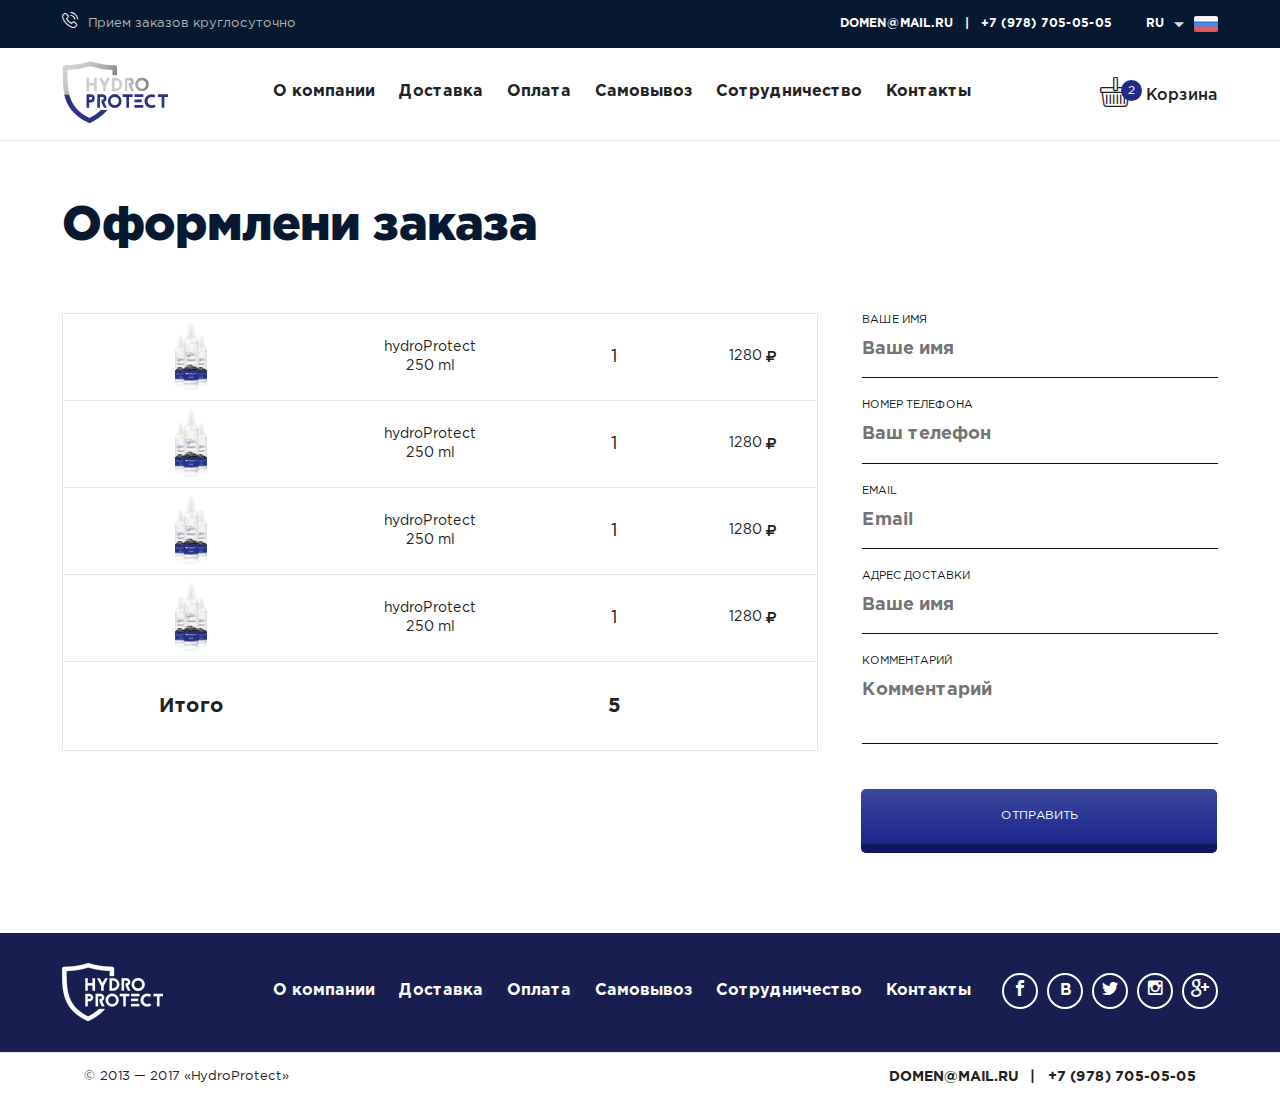
<file: order.html>
<!DOCTYPE html><!--[if lt IE 7]>      
<html class="no-js lt-ie9 lt-ie8 lt-ie7" lang="ru">
<![endif]-->
<!--[if IE 7]>         
<html class="no-js lt-ie9 lt-ie8" lang="ru">
<![endif]-->
<!--[if IE 8]>         
<html class="no-js lt-ie9" lang="ru">
<![endif]-->
<html lang="ru" class="no-js">
  <head>
    <meta charset="utf-8">
    <meta http-equiv="X-UA-Compatible" content="IE=edge">
    <title>Start</title>
    <meta name="description" content="">
    <meta name="viewport" content="width=device-width, initial-scale=1, max-scale=1">
    <link rel="shortcut icon" href="favicon.ico">
    <link rel="apple-touch-icon" href="apple-touch-icon.png">
    <link rel="stylesheet" href="css/style.css">
    <script src="libs/modernizr.js"></script>
  </head>
  <body><!--[if lt IE 9]>
    <script src="libs/respond.min.js"></script>
    <script src="libs/selectivizr-min.js"></script><![endif]-->
    <!--[if lt IE 8]>
    <p class="browserupgrade">Ваш браузер  <strong>устарел</strong>. Пожалуйста <a href="http://browsehappy.com/">обновите ваш браузер</a> для корректного отображения сайтов.</p><![endif]-->
    <div class="page">
      <!-- header-->
      <div class="main-header">
        <div class="main-header__top">
          <div class="container">
            <div class="left"><i class="icon-phone"></i><span>Прием заказов круглосуточно</span></div>
            <div class="right">
              <div class="contact-info"><a href="DOMEN@mail.ru">DOMEN@mail.ru</a><span class="sep">|</span><a href="tel:+79787050505">+7 (978) 705-05-05</a></div>
              <div class="lang">
                <div class="lang__list">
                  <div class="lang-selected"> <span>RU</span><i class="icon-artb"></i><img src="img/ru.png" alt=""></div>
                  <ul>
                    <li data-img="img/pl.png">PL</li>
                    <li data-img="img/ru.png">RU</li>
                  </ul>
                </div>
                <div class="lang__image"></div>
              </div>
            </div>
          </div>
        </div>
        <div class="main-header__center">
          <div class="container mobile-nav-btn__container">
            <button class="mobile-nav-btn"><span></span><span></span><span></span></button><a href="/" class="logo"><img src="img/logo.svg" alt="HydroProtect"></a>
            <nav class="top-menu">
              <ul class="top-menu__list">
                <li><a href="#">О компании</a></li>
                <li><a href="#">Доставка</a></li>
                <li><a href="#">Оплата</a></li>
                <li><a href="#">Самовывоз</a></li>
                <li><a href="#">Сотрудничество</a></li>
                <li><a href="#">Контакты</a></li>
              </ul>
            </nav>
            <div class="top-cart fl-right"><a href="/" class="top-cart__cart"><i class="icon-cart"></i><span class="col">2</span></a><span class="xs-hidden">Корзина</span></div>
          </div>
        </div>
      </div>
      <div class="inner">
        <div class="inner__header">
          <div class="container">
            <h1>Оформлени заказа</h1>
          </div>
        </div>
        <div class="inner__body">
          <div class="order">
            <div class="container">
              <div class="row">
                <div class="col-33 pull-right">
                  <form action="#">
                    <label class="form-label"><span class="input-name">Ваше имя</span>
                      <input type="text" name="name" placeholder="Ваше имя" class="input input--default"><span class="line"></span>
                    </label>
                    <label class="form-label"><span class="input-name">Номер телефона</span>
                      <input type="tel" name="phone" placeholder="Ваш телефон" class="input input--default"><span class="line"></span>
                    </label>
                    <label class="form-label"><span class="input-name">Email</span>
                      <input type="email" name="" placeholder="Email" class="input input--default"><span class="line"></span>
                    </label>
                    <label class="form-label"><span class="input-name">Адрес доставки</span>
                      <input type="address" placeholder="Ваше имя" class="input input--default"><span class="line"></span>
                    </label>
                    <label class="form-label"><span class="input-name">Комментарий</span>
                      <textarea type="text" name="comment" placeholder="Комментарий" class="input input--default"></textarea><span class="line"></span>
                    </label>
                    <div class="clearfix"><br><br><a href="#" class="btn btn--blue fl-right w100p">Отправить</a></div>
                  </form>
                </div>
                <div class="col-66 pull-left">
                  <div class="dt order-table">
                    <div class="table-body">
                      <div class="dtr">
                        <div class="dtc"><img src="img/cart-image.png" alt=""></div>
                        <div class="dtc">hydroProtect <br> 250 ml</div>
                        <div class="dtc">
                          <div class="counter"><span class="val">1</span></div>
                        </div>
                        <div class="dtc"><span class="price">1280 </span><i class="icon-rouble"></i></div>
                      </div>
                      <div class="dtr">
                        <div class="dtc"><img src="img/cart-image.png" alt=""></div>
                        <div class="dtc">hydroProtect <br> 250 ml</div>
                        <div class="dtc">
                          <div class="counter"><span class="val">1</span></div>
                        </div>
                        <div class="dtc"><span class="price">1280 </span><i class="icon-rouble"></i></div>
                      </div>
                      <div class="dtr">
                        <div class="dtc"><img src="img/cart-image.png" alt=""></div>
                        <div class="dtc">hydroProtect <br> 250 ml</div>
                        <div class="dtc">
                          <div class="counter"><span class="val">1</span></div>
                        </div>
                        <div class="dtc"><span class="price">1280 </span><i class="icon-rouble"></i></div>
                      </div>
                      <div class="dtr">
                        <div class="dtc"><img src="img/cart-image.png" alt=""></div>
                        <div class="dtc">hydroProtect <br> 250 ml</div>
                        <div class="dtc">
                          <div class="counter"><span class="val">1</span></div>
                        </div>
                        <div class="dtc"><span class="price">1280 </span><i class="icon-rouble"></i></div>
                      </div>
                      <div class="dtr order-table__footer ta-center">
                        <div class="dtc">Итого</div>
                        <div class="dtc"></div>
                        <div class="dtc">5</div>
                        <div class="dtc">
                          <div class="sum"><span>Итого: </span><span class="price"> <span>3280 </span><i class="icon-rouble"></i></span></div>
                        </div>
                      </div>
                    </div>
                  </div>
                </div>
              </div>
            </div>
          </div>
        </div>
      </div>
      <!--footer-->
      <div class="main-footer">
        <div class="container"><a href="/" class="logo"><img src="img/footer-logo.png" alt="HydroProtect"></a>
          <nav class="bottom-menu">
            <ul class="top-menu__list">
              <li><a href="#">О компании</a></li>
              <li><a href="#">Доставка</a></li>
              <li><a href="#">Оплата</a></li>
              <li><a href="#">Самовывоз</a></li>
              <li><a href="#">Сотрудничество</a></li>
              <li><a href="#">Контакты</a></li>
            </ul>
          </nav>
          <ul class="social fl-right">
            <li><a href="#"> <i class="icon-facebook"></i></a></li>
            <li><a href="#"><span class="vk">В</span></a></li>
            <li><a href="#"> <i class="icon-twitter"></i></a></li>
            <li><a href="#"> <i class="icon-instagram"></i></a></li>
            <li><a href="#"> <i class="icon-google"></i></a></li>
          </ul>
        </div>
      </div>
      <div class="main-footer__bottom">
        <div class="container">
          <div class="row">
            <div class="col-50 ta-left">
              <p>© 2013 — 2017 «HydroProtect»</p>
            </div>
            <div class="col-50 ta-right">
              <div class="contact-info"><a href="DOMEN@mail.ru">DOMEN@mail.ru</a><span class="sep">|</span><a href="tel:+79787050505">+7 (978) 705-05-05</a></div>
            </div>
          </div>
        </div>
      </div>
      <!-- /footer-->
      <!--popups-->
      <div id="addOneClick" class="add--one-click hidden">
        <form action="#" class="popup">
          <input type="hidden" name="product_name" value="">
          <input type="hidden" name="product_col" value="">
          <input type="hidden" name="product_price" value="">
          <div class="popup__header">
            <p>
               
              Заказ в 1 клик<span class="product_name"></span>
            </p>
          </div>
          <div class="popup__body">
            <p class="desc">Оставьте свои контактные данные. Наши менеджеры свяжутся с вами для уточнения деталей заказа.</p>
            <label class="form-label">
              <input type="text" name="name" placeholder="Ваше имя" class="input input--default"><span class="line"></span>
            </label>
            <label class="form-label">
              <input type="text" name="phone" placeholder="Телефон" class="input input--default"><span class="line"></span>
            </label>
            <label class="form-label">
              <textarea name="comment" placeholder="Комментарий" class="input input--default"></textarea><span class="line"></span>
            </label>
          </div>
          <div class="popup__footer">
            <button type="submit" class="btn btn--blue">Отправить заказ</button>
          </div>
        </form>
      </div>
      <div id="addToCart" class="add--tocart hidden">
        <div class="popup">
          <div class="popup__body">
            <p class="success-message">Товар успешно добавлен в корзину</p>
            <div class="dt">
              <div class="dtc">
                <div class="image"><img src="img/product-image.png" alt=""></div>
              </div>
              <div class="dtc">
                <div class="name">Пылесос пылысосный 9400 ультра вдун</div>
                <p class="price"><span class="col"></span><span class="val">1000</span> р.</p>
              </div>
            </div>
          </div>
          <div class="popup__footer"><a href="#" class="btn btn--blue">Оформить заказ</a><a href="#" class="btn btn--gray fl-right fancy-close">Продолжить покупки</a></div>
        </div>
      </div>
      <div id="addReview" class="hidden">
        <form action="#" class="popup">
          <div class="popup__header">
            <p>добавление отзыва</p>
          </div>
          <div class="popup__body">
            <label class="form-label">
              <input type="text" require name="name" placeholder="Ваше имя" class="input input--default"><span class="line"></span>
            </label>
            <label class="form-label">
              <textarea name="comment" require placeholder="Комментарий" class="input input--default"></textarea><span class="line"></span>
            </label>
          </div>
          <div class="popup__footer"><a href="#" class="btn btn--blue">Отправить</a></div>
        </form>
      </div>
      <div id="addReviewVideo" class="hidden">
        <form action="#" class="popup">
          <div class="popup__header">
            <p>добавление видео отзыва</p>
          </div>
          <div class="popup__body">
            <label class="form-label">
              <input type="text" require name="name" placeholder="Ваше имя" class="input input--default"><span class="line"></span>
            </label>
            <label class="form-label">
              <input type="text" require name="name" placeholder="Ссылка на youtube" class="input input--default"><span class="line"></span>
            </label>
          </div>
          <div class="popup__footer"><a href="#" class="btn btn--blue">Отправить</a></div>
        </form>
      </div>
      <div id="questPopup" class="hidden">
        <form action="#" class="popup">
          <div class="popup__header">
            <p>Задать вопрос</p>
          </div>
          <div class="popup__body">
            <p class="desc">Оставьте свои контактные данные. Наши менеджеры свяжутся с вами.</p>
            <label class="form-label">
              <input type="text" require name="name" placeholder="Ваше имя" class="input input--default"><span class="line"></span>
            </label>
            <label class="form-label">
              <input type="tel" require name="phone" placeholder="Ваш телефон" class="input input--default"><span class="line"></span>
            </label>
            <label class="form-label">
              <input type="text" require name="email" placeholder="Электронная почта" class="input input--default"><span class="line"></span>
            </label>
            <label class="form-label">
              <textarea name="comment" require placeholder="Ваш вопрос" class="input input--default"></textarea><span class="line"></span>
            </label>
          </div>
          <div class="popup__footer"><a href="#" class="btn btn--blue">Отправить</a></div>
        </form>
      </div>
    </div>
    <!--scripts =================================================-->
    <script src="js/core.js"></script>
    <script src="js/main.js"></script>
  </body>
</html>
</file>
<file: css/style.css>
@charset "UTF-8";
/*-------------------------------------------------*/
/*    bootstrap
/*-------------------------------------------------*/
/*-------------------------------------------------*/
/*	normalize
/*-------------------------------------------------*/
progress, sub, sup {
  vertical-align: baseline; }

button, hr, input {
  overflow: visible; }

html {
  font-family: sans-serif;
  line-height: 1.15;
  -ms-text-size-adjust: 100%;
  -webkit-text-size-adjust: 100%; }

body {
  margin: 0; }

figcaption, menu, article, aside, details, figure, footer, header, main, nav, section, summary {
  display: block; }

audio, canvas, progress, video {
  display: inline-block; }

audio:not([controls]) {
  display: none;
  height: 0; }

[hidden], template {
  display: none; }

a {
  background-color: transparent;
  -webkit-text-decoration-skip: objects; }

a:active, a:hover {
  outline-width: 0; }

abbr[title] {
  border-bottom: none;
  text-decoration: underline;
  text-decoration: underline dotted; }

b, strong {
  font-weight: bolder; }

dfn {
  font-style: italic; }

h1 {
  font-size: 2em;
  margin: .67em 0; }

mark {
  background-color: #ff0;
  color: #000; }

small {
  font-size: 80%; }

sub, sup {
  font-size: 75%;
  line-height: 0;
  position: relative; }

sub {
  bottom: -.25em; }

sup {
  top: -.5em; }

img {
  border-style: none; }

svg:not(:root) {
  overflow: hidden; }

code, kbd, pre, samp {
  font-family: monospace,monospace;
  font-size: 1em; }

figure {
  margin: 1em 40px; }

hr {
  box-sizing: content-box;
  height: 0; }

button, input, optgroup, select, textarea {
  font: inherit;
  margin: 0; }

optgroup {
  font-weight: 700; }

button, select {
  text-transform: none; }

[type=submit], [type=reset], button, html [type=button] {
  -webkit-appearance: button; }

[type=button]::-moz-focus-inner, [type=reset]::-moz-focus-inner, [type=submit]::-moz-focus-inner, button::-moz-focus-inner {
  border-style: none;
  padding: 0; }

[type=button]:-moz-focusring, [type=reset]:-moz-focusring, [type=submit]:-moz-focusring, button:-moz-focusring {
  outline: ButtonText dotted 1px; }

fieldset {
  border: 1px solid silver;
  margin: 0 2px;
  padding: .35em .625em .75em; }

legend {
  box-sizing: border-box;
  color: inherit;
  display: table;
  max-width: 100%;
  padding: 0;
  white-space: normal; }

textarea {
  overflow: auto; }

[type=checkbox], [type=radio] {
  box-sizing: border-box;
  padding: 0; }

[type=number]::-webkit-inner-spin-button, [type=number]::-webkit-outer-spin-button {
  height: auto; }

[type=search] {
  -webkit-appearance: textfield;
  outline-offset: -2px; }

[type=search]::-webkit-search-cancel-button, [type=search]::-webkit-search-decoration {
  -webkit-appearance: none; }

::-webkit-input-placeholder {
  color: inherit;
  opacity: .54; }

::-webkit-file-upload-button {
  -webkit-appearance: button;
  font: inherit; }

/*-------------------------------------------------*/
/*    boilerplate
/*-------------------------------------------------*/
html {
  color: #222;
  font-size: 1em;
  line-height: 1.4; }

::-moz-selection {
  background: #b3d4fc;
  text-shadow: none; }

::selection {
  background: #b3d4fc;
  text-shadow: none; }

hr {
  display: block;
  height: 1px;
  border: 0;
  border-top: 1px solid #ccc;
  margin: 1em 0;
  padding: 0; }

audio,
canvas,
iframe,
img,
svg,
video {
  vertical-align: middle; }

fieldset {
  border: 0;
  margin: 0;
  padding: 0; }

textarea {
  resize: none; }

.browserupgrade {
  margin: 0.2em 0;
  background: #ccc;
  color: #000;
  padding: 0.2em 0; }

ul {
  padding: 0;
  list-style-position: inside;
  list-style-type: none; }

ul, h1, h2, h3, p {
  margin: 0; }

div, li, ul, input, textarea, p, h1, h2, h3, h4, h5, h6, header, footer {
  box-sizing: border-box; }

/*-------------------------------------------------*/
/*    fancybox
/*-------------------------------------------------*/
.fancybox-enabled {
  overflow: hidden; }

.fancybox-enabled body {
  overflow: visible;
  height: 100%; }

.fancybox-container {
  position: fixed;
  top: 0;
  left: 0;
  width: 100%;
  height: 100%;
  z-index: 99993;
  -webkit-backface-visibility: hidden;
  backface-visibility: hidden; }

/* Make sure that the first one is on the top */
.fancybox-container ~ .fancybox-container {
  z-index: 99992; }

.fancybox-bg {
  position: absolute;
  top: 0;
  right: 0;
  bottom: 0;
  left: 0;
  background: #0f0f11;
  opacity: 0;
  transition-timing-function: cubic-bezier(0.55, 0.06, 0.68, 0.19);
  -webkit-backface-visibility: hidden;
  backface-visibility: hidden; }

.fancybox-container--ready .fancybox-bg {
  opacity: 0.87;
  transition-timing-function: cubic-bezier(0.22, 0.61, 0.36, 1); }

.fancybox-controls {
  position: absolute;
  top: 0;
  left: 0;
  right: 0;
  text-align: center;
  opacity: 0;
  z-index: 99994;
  transition: opacity .2s;
  pointer-events: none;
  -webkit-backface-visibility: hidden;
  backface-visibility: hidden;
  direction: ltr; }

.fancybox-show-controls .fancybox-controls {
  opacity: 1; }

.fancybox-infobar {
  display: none; }

.fancybox-show-infobar .fancybox-infobar {
  display: inline-block;
  pointer-events: all; }

.fancybox-infobar__body {
  display: inline-block;
  width: 70px;
  line-height: 44px;
  font-size: 13px;
  font-family: "Helvetica Neue",Helvetica,Arial,sans-serif;
  text-align: center;
  color: #ddd;
  background-color: rgba(30, 30, 30, 0.7);
  pointer-events: none;
  -webkit-user-select: none;
  -moz-user-select: none;
  -ms-user-select: none;
  user-select: none;
  -webkit-touch-callout: none;
  -webkit-tap-highlight-color: transparent;
  -webkit-font-smoothing: subpixel-antialiased; }

.fancybox-buttons {
  position: absolute;
  top: 0;
  right: 0;
  display: none;
  pointer-events: all; }

.fancybox-show-buttons .fancybox-buttons {
  display: block; }

.fancybox-slider-wrap {
  overflow: hidden;
  direction: ltr; }

.fancybox-slider-wrap,
.fancybox-slider {
  position: absolute;
  top: 0;
  left: 0;
  bottom: 0;
  right: 0;
  padding: 0;
  margin: 0;
  z-index: 99993;
  -webkit-backface-visibility: hidden;
  backface-visibility: hidden;
  -webkit-tap-highlight-color: transparent; }

.fancybox-slide {
  position: absolute;
  top: 0;
  left: 0;
  width: 100%;
  height: 100%;
  margin: 0;
  padding: 0;
  overflow: auto;
  outline: none;
  white-space: normal;
  box-sizing: border-box;
  text-align: center;
  z-index: 99994;
  -webkit-overflow-scrolling: touch; }

.fancybox-slide::before {
  content: '';
  display: inline-block;
  vertical-align: middle;
  height: 100%;
  width: 0; }

.fancybox-slide > * {
  display: inline-block;
  position: relative;
  margin: 44px 0 44px;
  border-width: 0;
  vertical-align: middle;
  text-align: left;
  background-color: #fff;
  overflow: auto;
  box-sizing: border-box; }

.fancybox-slide--image {
  overflow: hidden; }

.fancybox-slide--image::before {
  display: none; }

.fancybox-content {
  display: inline-block;
  position: relative;
  margin: 44px auto;
  padding: 0;
  border: 0;
  width: 80%;
  height: calc(100% - 88px);
  vertical-align: middle;
  line-height: normal;
  text-align: left;
  white-space: normal;
  outline: none;
  font-size: 16px;
  font-family: Arial, sans-serif;
  box-sizing: border-box;
  -webkit-tap-highlight-color: transparent;
  -webkit-overflow-scrolling: touch; }

.fancybox-iframe {
  display: block;
  margin: 0;
  padding: 0;
  border: 0;
  width: 100%;
  height: 100%;
  background: #fff; }

.fancybox-slide--video .fancybox-content,
.fancybox-slide--video .fancybox-iframe {
  background: transparent; }

.fancybox-placeholder {
  position: absolute;
  top: 0;
  left: 0;
  margin: 0;
  padding: 0;
  border: 0;
  z-index: 99995;
  background: transparent;
  cursor: default;
  overflow: visible;
  -webkit-transform-origin: top left;
  transform-origin: top left;
  background-size: 100% 100%;
  background-repeat: no-repeat;
  -webkit-backface-visibility: hidden;
  backface-visibility: hidden; }

.fancybox-image,
.fancybox-spaceball {
  position: absolute;
  top: 0;
  left: 0;
  width: 100%;
  height: 100%;
  margin: 0;
  padding: 0;
  border: 0;
  max-width: none;
  max-height: none;
  background: transparent;
  background-size: 100% 100%; }

.fancybox-controls--canzoomOut .fancybox-placeholder {
  cursor: zoom-out; }

.fancybox-controls--canzoomIn .fancybox-placeholder {
  cursor: zoom-in; }

.fancybox-controls--canGrab .fancybox-placeholder {
  cursor: -webkit-grab;
  cursor: grab; }

.fancybox-controls--isGrabbing .fancybox-placeholder {
  cursor: -webkit-grabbing;
  cursor: grabbing; }

.fancybox-spaceball {
  z-index: 1; }

.fancybox-tmp {
  position: absolute;
  top: -9999px;
  left: -9999px;
  visibility: hidden; }

.fancybox-error {
  position: absolute;
  margin: 0;
  padding: 40px;
  top: 50%;
  left: 50%;
  width: 380px;
  max-width: 100%;
  -webkit-transform: translate(-50%, -50%);
  transform: translate(-50%, -50%);
  background: #fff;
  cursor: default; }

.fancybox-error p {
  margin: 0;
  padding: 0;
  color: #444;
  font: 16px/20px "Helvetica Neue",Helvetica,Arial,sans-serif; }

.fancybox-close-small {
  position: absolute;
  top: 16px;
  right: 5px;
  width: 44px;
  height: 44px;
  padding: 0;
  margin: 0;
  border: 0;
  border-radius: 0;
  outline: none;
  background: transparent;
  z-index: 10;
  cursor: pointer; }

.fancybox-close-small:after {
  content: '×';
  position: absolute;
  top: 0px;
  right: 0px;
  width: 30px;
  height: 30px;
  font: 20px/30px Arial,"Helvetica Neue",Helvetica,sans-serif;
  color: #fff;
  font-weight: 300;
  text-align: center;
  border-radius: 50%;
  border-width: 0;
  transition: background .2s;
  box-sizing: border-box;
  z-index: 2; }

.fancybox-close-small:focus:after {
  outline: 1px dotted #888; }

.fancybox-slide--video .fancybox-close-small {
  top: -36px;
  right: -36px;
  background: transparent; }

.fancybox-close-small:hover:after {
  color: #555;
  background: #eee; }

/* Caption */
.fancybox-caption-wrap {
  position: absolute;
  bottom: 0;
  left: 0;
  right: 0;
  padding: 60px 30px 0 30px;
  z-index: 99998;
  -webkit-backface-visibility: hidden;
  backface-visibility: hidden;
  box-sizing: border-box;
  background: linear-gradient(to bottom, transparent 0%, rgba(0, 0, 0, 0.1) 20%, rgba(0, 0, 0, 0.2) 40%, rgba(0, 0, 0, 0.6) 80%, rgba(0, 0, 0, 0.8) 100%);
  opacity: 0;
  transition: opacity .2s;
  pointer-events: none; }

.fancybox-show-caption .fancybox-caption-wrap {
  opacity: 1; }

.fancybox-caption {
  padding: 30px 0;
  border-top: 1px solid rgba(255, 255, 255, 0.4);
  font-size: 14px;
  font-family: "Helvetica Neue",Helvetica,Arial,sans-serif;
  color: #fff;
  line-height: 20px;
  -webkit-text-size-adjust: none; }

.fancybox-caption a,
.fancybox-caption button {
  pointer-events: all; }

.fancybox-caption a {
  color: #fff;
  text-decoration: underline; }

/* Buttons */
.fancybox-button {
  display: inline-block;
  position: relative;
  width: 44px;
  height: 44px;
  line-height: 44px;
  margin: 0;
  padding: 0;
  border: 0;
  border-radius: 0;
  cursor: pointer;
  background: transparent;
  color: #fff;
  box-sizing: border-box;
  vertical-align: top;
  outline: none; }

.fancybox-button--disabled {
  cursor: default;
  pointer-events: none; }

.fancybox-infobar__body, .fancybox-button {
  background: rgba(30, 30, 30, 0.6); }

.fancybox-button:hover {
  background: rgba(0, 0, 0, 0.8); }

.fancybox-button::before,
.fancybox-button::after {
  content: '';
  pointer-events: none;
  position: absolute;
  border-color: #fff;
  background-color: currentColor;
  color: currentColor;
  opacity: 0.9;
  box-sizing: border-box;
  display: inline-block; }

.fancybox-button--disabled::before,
.fancybox-button--disabled::after {
  opacity: 0.5; }

.fancybox-button--left::after {
  left: 20px;
  top: 18px;
  width: 6px;
  height: 6px;
  background: transparent;
  border-top: solid 2px currentColor;
  border-right: solid 2px currentColor;
  -webkit-transform: rotate(-135deg);
  transform: rotate(-135deg); }

.fancybox-button--right::after {
  right: 20px;
  top: 18px;
  width: 6px;
  height: 6px;
  background: transparent;
  border-top: solid 2px currentColor;
  border-right: solid 2px currentColor;
  -webkit-transform: rotate(45deg);
  transform: rotate(45deg); }

.fancybox-button--left {
  border-bottom-left-radius: 5px; }

.fancybox-button--right {
  border-bottom-right-radius: 5px; }

.fancybox-button--close {
  float: right; }

.fancybox-button--close::before, .fancybox-button--close::after {
  content: '';
  display: inline-block;
  position: absolute;
  height: 2px;
  width: 16px;
  top: calc(50% - 1px);
  left: calc(50% - 8px); }

.fancybox-button--close::before {
  -webkit-transform: rotate(45deg);
  transform: rotate(45deg); }

.fancybox-button--close::after {
  -webkit-transform: rotate(-45deg);
  transform: rotate(-45deg); }

/* Loading spinner */
.fancybox-loading {
  border: 6px solid rgba(100, 100, 100, 0.4);
  border-top: 6px solid rgba(255, 255, 255, 0.6);
  border-radius: 100%;
  height: 50px;
  width: 50px;
  -webkit-animation: fancybox-rotate .8s infinite linear;
  animation: fancybox-rotate .8s infinite linear;
  background: transparent;
  position: absolute;
  top: 50%;
  left: 50%;
  margin-top: -25px;
  margin-left: -25px;
  z-index: 99999; }

@-webkit-keyframes fancybox-rotate {
  from {
    -webkit-transform: rotate(0deg);
    transform: rotate(0deg); }
  to {
    -webkit-transform: rotate(359deg);
    transform: rotate(359deg); } }

@keyframes fancybox-rotate {
  from {
    -webkit-transform: rotate(0deg);
    transform: rotate(0deg); }
  to {
    -webkit-transform: rotate(359deg);
    transform: rotate(359deg); } }

/* Styling for Small-Screen Devices */
@media all and (max-width: 800px) {
  .fancybox-controls {
    text-align: left; }
  .fancybox-button--left,
  .fancybox-button--right,
  .fancybox-buttons button:not(.fancybox-button--close) {
    display: none !important; }
  .fancybox-caption {
    padding: 20px 0;
    margin: 0; } }

/* Fullscreen  */
.fancybox-button--fullscreen::before {
  width: 15px;
  height: 11px;
  left: 15px;
  top: 16px;
  border: 2px solid;
  background: none; }

/* Slideshow button */
.fancybox-button--play::before {
  top: 16px;
  left: 18px;
  width: 0;
  height: 0;
  border-top: 6px inset transparent;
  border-bottom: 6px inset transparent;
  border-left: 10px solid;
  border-radius: 1px;
  background: transparent; }

.fancybox-button--pause::before {
  top: 16px;
  left: 18px;
  width: 7px;
  height: 11px;
  border-style: solid;
  border-width: 0 2px 0 2px;
  background: transparent; }

/* Thumbs */
.fancybox-button--thumbs span {
  font-size: 23px; }

.fancybox-button--thumbs::before {
  top: 20px;
  left: 21px;
  width: 3px;
  height: 3px;
  box-shadow: 0 -4px 0, -4px -4px 0, 4px -4px 0, 0 0 0 32px inset, -4px 0 0, 4px 0 0, 0 4px 0, -4px 4px 0, 4px 4px 0; }

.fancybox-container--thumbs .fancybox-controls,
.fancybox-container--thumbs .fancybox-slider-wrap,
.fancybox-container--thumbs .fancybox-caption-wrap {
  right: 220px; }

.fancybox-thumbs {
  position: absolute;
  top: 0;
  right: 0;
  bottom: 0;
  left: auto;
  width: 220px;
  margin: 0;
  padding: 5px 5px 0 0;
  background: #fff;
  z-index: 99993;
  word-break: normal;
  -webkit-overflow-scrolling: touch;
  -webkit-tap-highlight-color: transparent;
  box-sizing: border-box; }

.fancybox-thumbs > ul {
  list-style: none;
  position: absolute;
  position: relative;
  width: 100%;
  height: 100%;
  margin: 0;
  padding: 0;
  overflow-x: hidden;
  overflow-y: auto;
  font-size: 0; }

.fancybox-thumbs > ul > li {
  float: left;
  overflow: hidden;
  max-width: 50%;
  padding: 0;
  margin: 0;
  width: 105px;
  height: 75px;
  position: relative;
  cursor: pointer;
  outline: none;
  border: 5px solid #fff;
  border-top-width: 0;
  border-right-width: 0;
  -webkit-tap-highlight-color: transparent;
  -webkit-backface-visibility: hidden;
  backface-visibility: hidden;
  box-sizing: border-box; }

li.fancybox-thumbs-loading {
  background: rgba(0, 0, 0, 0.1); }

.fancybox-thumbs > ul > li > img {
  position: absolute;
  top: 0;
  left: 0;
  min-width: 100%;
  min-height: 100%;
  max-width: none;
  max-height: none;
  -webkit-touch-callout: none;
  -webkit-user-select: none;
  -moz-user-select: none;
  -ms-user-select: none;
  user-select: none; }

.fancybox-thumbs > ul > li:before {
  content: '';
  position: absolute;
  top: 0;
  right: 0;
  bottom: 0;
  left: 0;
  border-radius: 2px;
  border: 4px solid #4ea7f9;
  z-index: 99991;
  opacity: 0;
  transition: all 0.2s cubic-bezier(0.25, 0.46, 0.45, 0.94); }

.fancybox-thumbs > ul > li.fancybox-thumbs-active:before {
  opacity: 1; }

/* Styling for Small-Screen Devices */
@media all and (max-width: 800px) {
  .fancybox-thumbs {
    display: none !important; }
  .fancybox-container--thumbs .fancybox-controls,
  .fancybox-container--thumbs .fancybox-slider-wrap,
  .fancybox-container--thumbs .fancybox-caption-wrap {
    right: 0; } }

/*-------------------------------------------------*/
/*    datepicker
/*-------------------------------------------------*/
.datepicker--cells {
  display: -ms-flexbox;
  display: -webkit-box;
  display: flex;
  -ms-flex-wrap: wrap;
  flex-wrap: wrap; }

.datepicker--cell {
  border-radius: 4px;
  box-sizing: border-box;
  cursor: pointer;
  display: -ms-flexbox;
  display: -webkit-box;
  display: flex;
  position: relative;
  -ms-flex-align: center;
  -webkit-box-align: center;
          align-items: center;
  -ms-flex-pack: center;
  -webkit-box-pack: center;
          justify-content: center;
  height: 32px;
  z-index: 1; }

.datepicker--cell.-focus- {
  background: #f0f0f0; }

.datepicker--cell.-current- {
  color: #4EB5E6; }

.datepicker--cell.-current-.-focus- {
  color: #4a4a4a; }

.datepicker--cell.-current-.-in-range- {
  color: #4EB5E6; }

.datepicker--cell.-in-range- {
  background: rgba(92, 196, 239, 0.1);
  color: #4a4a4a;
  border-radius: 0; }

.datepicker--cell.-in-range-.-focus- {
  background-color: rgba(92, 196, 239, 0.2); }

.datepicker--cell.-disabled- {
  cursor: default;
  color: #aeaeae; }

.datepicker--cell.-disabled-.-focus- {
  color: #aeaeae; }

.datepicker--cell.-disabled-.-in-range- {
  color: #a1a1a1; }

.datepicker--cell.-disabled-.-current-.-focus- {
  color: #aeaeae; }

.datepicker--cell.-range-from- {
  border: 1px solid rgba(92, 196, 239, 0.5);
  background-color: rgba(92, 196, 239, 0.1);
  border-radius: 4px 0 0 4px; }

.datepicker--cell.-range-to- {
  border: 1px solid rgba(92, 196, 239, 0.5);
  background-color: rgba(92, 196, 239, 0.1);
  border-radius: 0 4px 4px 0; }

.datepicker--cell.-selected-, .datepicker--cell.-selected-.-current- {
  color: #fff;
  background: #5cc4ef; }

.datepicker--cell.-range-from-.-range-to- {
  border-radius: 4px; }

.datepicker--cell.-selected- {
  border: none; }

.datepicker--cell.-selected-.-focus- {
  background: #45bced; }

.datepicker--cell:empty {
  cursor: default; }

.datepicker--days-names {
  display: -ms-flexbox;
  display: -webkit-box;
  display: flex;
  -ms-flex-wrap: wrap;
  flex-wrap: wrap;
  margin: 8px 0 3px; }

.datepicker--day-name {
  color: #FF9A19;
  display: -ms-flexbox;
  display: -webkit-box;
  display: flex;
  -ms-flex-align: center;
  -webkit-box-align: center;
          align-items: center;
  -ms-flex-pack: center;
  -webkit-box-pack: center;
          justify-content: center;
  -ms-flex: 1;
  -webkit-box-flex: 1;
          flex: 1;
  text-align: center;
  text-transform: uppercase;
  font-size: .8em; }

.-only-timepicker- .datepicker--content, .datepicker--body, .datepicker-inline .datepicker--pointer {
  display: none; }

.datepicker--cell-day {
  width: 14.28571%; }

.datepicker--cells-months {
  height: 170px; }

.datepicker--cell-month {
  width: 33.33%;
  height: 25%; }

.datepicker--cells-years, .datepicker--years {
  height: 170px; }

.datepicker--cell-year {
  width: 25%;
  height: 33.33%; }

.datepickers-container {
  position: absolute;
  left: 0;
  top: 0; }

@media print {
  .datepickers-container {
    display: none; } }

.datepicker {
  background: #fff;
  border: 1px solid #dbdbdb;
  box-shadow: 0 4px 12px rgba(0, 0, 0, 0.15);
  border-radius: 4px;
  box-sizing: content-box;
  font-family: Tahoma,sans-serif;
  font-size: 14px;
  color: #4a4a4a;
  width: 250px;
  position: absolute;
  left: -100000px;
  opacity: 0;
  transition: opacity .3s ease,left 0s .3s,-webkit-transform .3s ease;
  transition: opacity .3s ease,transform .3s ease,left 0s .3s;
  transition: opacity .3s ease,transform .3s ease,left 0s .3s,-webkit-transform .3s ease;
  z-index: 100; }

.datepicker.-from-top- {
  -webkit-transform: translateY(-8px);
  transform: translateY(-8px); }

.datepicker.-from-right- {
  -webkit-transform: translateX(8px);
  transform: translateX(8px); }

.datepicker.-from-bottom- {
  -webkit-transform: translateY(8px);
  transform: translateY(8px); }

.datepicker.-from-left- {
  -webkit-transform: translateX(-8px);
  transform: translateX(-8px); }

.datepicker.active {
  opacity: 1;
  -webkit-transform: translate(0);
  transform: translate(0);
  transition: opacity .3s ease,left 0s 0s,-webkit-transform .3s ease;
  transition: opacity .3s ease,transform .3s ease,left 0s 0s;
  transition: opacity .3s ease,transform .3s ease,left 0s 0s,-webkit-transform .3s ease; }

.datepicker-inline .datepicker {
  border-color: #d7d7d7;
  box-shadow: none;
  position: static;
  left: auto;
  right: auto;
  opacity: 1;
  -webkit-transform: none;
  transform: none; }

.datepicker--content {
  box-sizing: content-box;
  padding: 4px; }

.datepicker--pointer {
  position: absolute;
  background: #fff;
  border-top: 1px solid #dbdbdb;
  border-right: 1px solid #dbdbdb;
  width: 10px;
  height: 10px;
  z-index: -1; }

.datepicker--nav-action:hover, .datepicker--nav-title:hover {
  background: #f0f0f0; }

.-top-center- .datepicker--pointer, .-top-left- .datepicker--pointer, .-top-right- .datepicker--pointer {
  top: calc(100% - 4px);
  -webkit-transform: rotate(135deg);
  transform: rotate(135deg); }

.-right-bottom- .datepicker--pointer, .-right-center- .datepicker--pointer, .-right-top- .datepicker--pointer {
  right: calc(100% - 4px);
  -webkit-transform: rotate(225deg);
  transform: rotate(225deg); }

.-bottom-center- .datepicker--pointer, .-bottom-left- .datepicker--pointer, .-bottom-right- .datepicker--pointer {
  bottom: calc(100% - 4px);
  -webkit-transform: rotate(315deg);
  transform: rotate(315deg); }

.-left-bottom- .datepicker--pointer, .-left-center- .datepicker--pointer, .-left-top- .datepicker--pointer {
  left: calc(100% - 4px);
  -webkit-transform: rotate(45deg);
  transform: rotate(45deg); }

.-bottom-left- .datepicker--pointer, .-top-left- .datepicker--pointer {
  left: 10px; }

.-bottom-right- .datepicker--pointer, .-top-right- .datepicker--pointer {
  right: 10px; }

.-bottom-center- .datepicker--pointer, .-top-center- .datepicker--pointer {
  left: calc(50% - 10px / 2); }

.-left-top- .datepicker--pointer, .-right-top- .datepicker--pointer {
  top: 10px; }

.-left-bottom- .datepicker--pointer, .-right-bottom- .datepicker--pointer {
  bottom: 10px; }

.-left-center- .datepicker--pointer, .-right-center- .datepicker--pointer {
  top: calc(50% - 10px / 2); }

.datepicker--body.active {
  display: block; }

.datepicker--nav {
  display: -ms-flexbox;
  display: -webkit-box;
  display: flex;
  -ms-flex-pack: justify;
  -webkit-box-pack: justify;
          justify-content: space-between;
  border-bottom: 1px solid #efefef;
  min-height: 32px;
  padding: 4px; }

.-only-timepicker- .datepicker--nav {
  display: none; }

.datepicker--nav-action, .datepicker--nav-title {
  display: -ms-flexbox;
  display: -webkit-box;
  display: flex;
  cursor: pointer;
  -ms-flex-align: center;
  -webkit-box-align: center;
          align-items: center;
  -ms-flex-pack: center;
  -webkit-box-pack: center;
          justify-content: center; }

.datepicker--nav-action {
  width: 32px;
  border-radius: 4px;
  -webkit-user-select: none;
  -moz-user-select: none;
  -ms-user-select: none;
  user-select: none; }

.datepicker--nav-action.-disabled- {
  visibility: hidden; }

.datepicker--nav-action svg {
  width: 32px;
  height: 32px; }

.datepicker--nav-action path {
  fill: none;
  stroke: #9c9c9c;
  stroke-width: 2px; }

.datepicker--nav-title {
  border-radius: 4px;
  padding: 0 8px; }

.datepicker--buttons, .datepicker--time {
  border-top: 1px solid #efefef;
  padding: 4px; }

.datepicker--nav-title i {
  font-style: normal;
  color: #9c9c9c;
  margin-left: 5px; }

.datepicker--nav-title.-disabled- {
  cursor: default;
  background: 0 0; }

.datepicker--buttons {
  display: -ms-flexbox;
  display: -webkit-box;
  display: flex; }

.datepicker--button {
  color: #4EB5E6;
  cursor: pointer;
  border-radius: 4px;
  -ms-flex: 1;
  -webkit-box-flex: 1;
          flex: 1;
  display: -ms-inline-flexbox;
  display: -webkit-inline-box;
  display: inline-flex;
  -ms-flex-pack: center;
  -webkit-box-pack: center;
          justify-content: center;
  -ms-flex-align: center;
  -webkit-box-align: center;
          align-items: center;
  height: 32px; }

.datepicker--button:hover {
  color: #4a4a4a;
  background: #f0f0f0; }

.datepicker--time {
  display: -ms-flexbox;
  display: -webkit-box;
  display: flex;
  -ms-flex-align: center;
  -webkit-box-align: center;
          align-items: center;
  position: relative; }

.datepicker--time.-am-pm- .datepicker--time-sliders {
  -ms-flex: 0 1 138px;
  -webkit-box-flex: 0;
          flex: 0 1 138px;
  max-width: 138px; }

.-only-timepicker- .datepicker--time {
  border-top: none; }

.datepicker--time-sliders {
  -ms-flex: 0 1 153px;
  -webkit-box-flex: 0;
          flex: 0 1 153px;
  margin-right: 10px;
  max-width: 153px; }

.datepicker--time-label {
  display: none;
  font-size: 12px; }

.datepicker--time-current {
  display: -ms-flexbox;
  display: -webkit-box;
  display: flex;
  -ms-flex-align: center;
  -webkit-box-align: center;
          align-items: center;
  -ms-flex: 1;
  -webkit-box-flex: 1;
          flex: 1;
  font-size: 14px;
  text-align: center;
  margin: 0 0 0 10px; }

.datepicker--time-current-colon {
  margin: 0 2px 3px;
  line-height: 1; }

.datepicker--time-current-hours, .datepicker--time-current-minutes {
  line-height: 1;
  font-size: 19px;
  font-family: "Century Gothic",CenturyGothic,AppleGothic,sans-serif;
  position: relative;
  z-index: 1; }

.datepicker--time-current-hours:after, .datepicker--time-current-minutes:after {
  content: '';
  background: #f0f0f0;
  border-radius: 4px;
  position: absolute;
  left: -2px;
  top: -3px;
  right: -2px;
  bottom: -2px;
  z-index: -1;
  opacity: 0; }

.datepicker--time-current-hours.-focus-:after, .datepicker--time-current-minutes.-focus-:after {
  opacity: 1; }

.datepicker--time-current-ampm {
  text-transform: uppercase;
  -webkit-align-self: flex-end;
  -ms-flex-item-align: end;
  align-self: flex-end;
  color: #9c9c9c;
  margin-left: 6px;
  font-size: 11px;
  margin-bottom: 1px; }

.datepicker--time-row {
  display: -ms-flexbox;
  display: -webkit-box;
  display: flex;
  -ms-flex-align: center;
  -webkit-box-align: center;
          align-items: center;
  font-size: 11px;
  height: 17px;
  background: linear-gradient(to right, #dedede, #dedede) left 50%/100% 1px no-repeat; }

.datepicker--time-row:first-child {
  margin-bottom: 4px; }

.datepicker--time-row input[type=range] {
  background: 0 0;
  cursor: pointer;
  -ms-flex: 1;
  -webkit-box-flex: 1;
          flex: 1;
  height: 100%;
  padding: 0;
  margin: 0;
  -webkit-appearance: none; }

.datepicker--time-row input[type=range]::-ms-tooltip {
  display: none; }

.datepicker--time-row input[type=range]:hover::-webkit-slider-thumb {
  border-color: #b8b8b8; }

.datepicker--time-row input[type=range]:hover::-moz-range-thumb {
  border-color: #b8b8b8; }

.datepicker--time-row input[type=range]:hover::-ms-thumb {
  border-color: #b8b8b8; }

.datepicker--time-row input[type=range]:focus {
  outline: 0; }

.datepicker--time-row input[type=range]:focus::-webkit-slider-thumb {
  background: #5cc4ef;
  border-color: #5cc4ef; }

.datepicker--time-row input[type=range]:focus::-moz-range-thumb {
  background: #5cc4ef;
  border-color: #5cc4ef; }

.datepicker--time-row input[type=range]:focus::-ms-thumb {
  background: #5cc4ef;
  border-color: #5cc4ef; }

.datepicker--time-row input[type=range]::-webkit-slider-thumb {
  -webkit-appearance: none;
  box-sizing: border-box;
  height: 12px;
  width: 12px;
  border-radius: 3px;
  border: 1px solid #dedede;
  background: #fff;
  cursor: pointer;
  transition: background .2s;
  margin-top: -6px; }

.datepicker--time-row input[type=range]::-moz-range-thumb {
  box-sizing: border-box;
  height: 12px;
  width: 12px;
  border-radius: 3px;
  border: 1px solid #dedede;
  background: #fff;
  cursor: pointer;
  transition: background .2s; }

.datepicker--time-row input[type=range]::-ms-thumb {
  box-sizing: border-box;
  height: 12px;
  width: 12px;
  border-radius: 3px;
  border: 1px solid #dedede;
  background: #fff;
  cursor: pointer;
  transition: background .2s; }

.datepicker--time-row input[type=range]::-webkit-slider-runnable-track {
  border: none;
  height: 1px;
  cursor: pointer;
  color: transparent;
  background: 0 0; }

.datepicker--time-row input[type=range]::-moz-range-track {
  border: none;
  height: 1px;
  cursor: pointer;
  color: transparent;
  background: 0 0; }

.datepicker--time-row input[type=range]::-ms-track {
  border: none;
  height: 1px;
  cursor: pointer;
  color: transparent;
  background: 0 0; }

.datepicker--time-row input[type=range]::-ms-fill-lower {
  background: 0 0; }

.datepicker--time-row input[type=range]::-ms-fill-upper {
  background: 0 0; }

.datepicker--time-row span {
  padding: 0 12px; }

.datepicker--time-icon {
  color: #9c9c9c;
  border: 1px solid;
  border-radius: 50%;
  font-size: 16px;
  position: relative;
  margin: 0 5px -1px 0;
  width: 1em;
  height: 1em; }

.datepicker--time-icon:after, .datepicker--time-icon:before {
  content: '';
  background: currentColor;
  position: absolute; }

.datepicker--time-icon:after {
  height: .4em;
  width: 1px;
  left: calc(50% - 1px);
  top: calc(50% + 1px);
  -webkit-transform: translateY(-100%);
  transform: translateY(-100%); }

.datepicker--time-icon:before {
  width: .4em;
  height: 1px;
  top: calc(50% + 1px);
  left: calc(50% - 1px); }

.datepicker--cell-day.-other-month-, .datepicker--cell-year.-other-decade- {
  color: #dedede; }

.datepicker--cell-day.-other-month-:hover, .datepicker--cell-year.-other-decade-:hover {
  color: #c5c5c5; }

.-disabled-.-focus-.datepicker--cell-day.-other-month-, .-disabled-.-focus-.datepicker--cell-year.-other-decade- {
  color: #dedede; }

.-selected-.datepicker--cell-day.-other-month-, .-selected-.datepicker--cell-year.-other-decade- {
  color: #fff;
  background: #a2ddf6; }

.-selected-.-focus-.datepicker--cell-day.-other-month-, .-selected-.-focus-.datepicker--cell-year.-other-decade- {
  background: #8ad5f4; }

.-in-range-.datepicker--cell-day.-other-month-, .-in-range-.datepicker--cell-year.-other-decade- {
  background-color: rgba(92, 196, 239, 0.1);
  color: #ccc; }

.-in-range-.-focus-.datepicker--cell-day.-other-month-, .-in-range-.-focus-.datepicker--cell-year.-other-decade- {
  background-color: rgba(92, 196, 239, 0.2); }

.datepicker--cell-day.-other-month-:empty, .datepicker--cell-year.-other-decade-:empty {
  background: 0 0;
  border: none; }

/*-------------------------------------------------*/
/*    swiper
/*-------------------------------------------------*/
/**
 * Swiper 3.4.2
 * Most modern mobile touch slider and framework with hardware accelerated transitions
 * 
 * http://www.idangero.us/swiper/
 * 
 * Copyright 2017, Vladimir Kharlampidi
 * The iDangero.us
 * http://www.idangero.us/
 * 
 * Licensed under MIT
 * 
 * Released on: March 10, 2017
 */
#reviews, #videoReviews, .swiper-container {
  margin-left: auto;
  margin-right: auto;
  position: relative;
  overflow: hidden;
  z-index: 1; }

.swiper-container-no-flexbox .swiper-slide {
  float: left; }

.swiper-container-vertical > .swiper-wrapper {
  -webkit-box-orient: vertical;
  -ms-flex-direction: column;
  flex-direction: column; }

.swiper-wrapper {
  position: relative;
  width: 100%;
  height: 100%;
  z-index: 1;
  display: -webkit-box;
  display: -ms-flexbox;
  display: flex;
  transition-property: -webkit-transform;
  transition-property: transform;
  transition-property: transform, -webkit-transform;
  box-sizing: content-box; }

.swiper-container-android .swiper-slide, .swiper-wrapper {
  -webkit-transform: translate3d(0, 0, 0);
  transform: translate3d(0, 0, 0); }

.swiper-container-multirow > .swiper-wrapper {
  -webkit-box-lines: multiple;
  -moz-box-lines: multiple;
  -ms-flex-wrap: wrap;
  flex-wrap: wrap; }

.swiper-container-free-mode > .swiper-wrapper {
  transition-timing-function: ease-out;
  margin: 0 auto; }

.swiper-slide {
  -webkit-flex-shrink: 0;
  -ms-flex: 0 0 auto;
  -ms-flex-negative: 0;
      flex-shrink: 0;
  width: 100%;
  height: 100%;
  position: relative; }

.swiper-container-autoheight, .swiper-container-autoheight .swiper-slide {
  height: auto; }

.swiper-container-autoheight .swiper-wrapper {
  -webkit-box-align: start;
  -ms-flex-align: start;
  align-items: flex-start;
  transition-property: height,-webkit-transform;
  transition-property: transform,height;
  transition-property: transform,height,-webkit-transform; }

.swiper-container .swiper-notification {
  position: absolute;
  left: 0;
  top: 0;
  pointer-events: none;
  opacity: 0;
  z-index: -1000; }

.swiper-wp8-horizontal {
  -ms-touch-action: pan-y;
  touch-action: pan-y; }

.swiper-wp8-vertical {
  -ms-touch-action: pan-x;
  touch-action: pan-x; }

.swiper-button-next, .swiper-button-prev {
  position: absolute;
  top: 50%;
  width: 27px;
  height: 44px;
  margin-top: -22px;
  z-index: 10;
  cursor: pointer;
  background-size: 27px 44px;
  background-position: center;
  background-repeat: no-repeat; }

.swiper-button-next.swiper-button-disabled, .swiper-button-prev.swiper-button-disabled {
  opacity: .35;
  cursor: auto;
  pointer-events: none; }

.swiper-button-prev, .swiper-container-rtl .swiper-button-next {
  background-image: url("data:image/svg+xml;charset=utf-8,%3Csvg%20xmlns%3D'http%3A%2F%2Fwww.w3.org%2F2000%2Fsvg'%20viewBox%3D'0%200%2027%2044'%3E%3Cpath%20d%3D'M0%2C22L22%2C0l2.1%2C2.1L4.2%2C22l19.9%2C19.9L22%2C44L0%2C22L0%2C22L0%2C22z'%20fill%3D'%23007aff'%2F%3E%3C%2Fsvg%3E");
  left: 10px;
  right: auto; }

.swiper-button-prev.swiper-button-black, .swiper-container-rtl .swiper-button-next.swiper-button-black {
  background-image: url("data:image/svg+xml;charset=utf-8,%3Csvg%20xmlns%3D'http%3A%2F%2Fwww.w3.org%2F2000%2Fsvg'%20viewBox%3D'0%200%2027%2044'%3E%3Cpath%20d%3D'M0%2C22L22%2C0l2.1%2C2.1L4.2%2C22l19.9%2C19.9L22%2C44L0%2C22L0%2C22L0%2C22z'%20fill%3D'%23000000'%2F%3E%3C%2Fsvg%3E"); }

.swiper-button-prev.swiper-button-white, .swiper-container-rtl .swiper-button-next.swiper-button-white {
  background-image: url("data:image/svg+xml;charset=utf-8,%3Csvg%20xmlns%3D'http%3A%2F%2Fwww.w3.org%2F2000%2Fsvg'%20viewBox%3D'0%200%2027%2044'%3E%3Cpath%20d%3D'M0%2C22L22%2C0l2.1%2C2.1L4.2%2C22l19.9%2C19.9L22%2C44L0%2C22L0%2C22L0%2C22z'%20fill%3D'%23ffffff'%2F%3E%3C%2Fsvg%3E"); }

.swiper-button-next, .swiper-container-rtl .swiper-button-prev {
  background-image: url("data:image/svg+xml;charset=utf-8,%3Csvg%20xmlns%3D'http%3A%2F%2Fwww.w3.org%2F2000%2Fsvg'%20viewBox%3D'0%200%2027%2044'%3E%3Cpath%20d%3D'M27%2C22L27%2C22L5%2C44l-2.1-2.1L22.8%2C22L2.9%2C2.1L5%2C0L27%2C22L27%2C22z'%20fill%3D'%23007aff'%2F%3E%3C%2Fsvg%3E");
  right: 10px;
  left: auto; }

.swiper-button-next.swiper-button-black, .swiper-container-rtl .swiper-button-prev.swiper-button-black {
  background-image: url("data:image/svg+xml;charset=utf-8,%3Csvg%20xmlns%3D'http%3A%2F%2Fwww.w3.org%2F2000%2Fsvg'%20viewBox%3D'0%200%2027%2044'%3E%3Cpath%20d%3D'M27%2C22L27%2C22L5%2C44l-2.1-2.1L22.8%2C22L2.9%2C2.1L5%2C0L27%2C22L27%2C22z'%20fill%3D'%23000000'%2F%3E%3C%2Fsvg%3E"); }

.swiper-button-next.swiper-button-white, .swiper-container-rtl .swiper-button-prev.swiper-button-white {
  background-image: url("data:image/svg+xml;charset=utf-8,%3Csvg%20xmlns%3D'http%3A%2F%2Fwww.w3.org%2F2000%2Fsvg'%20viewBox%3D'0%200%2027%2044'%3E%3Cpath%20d%3D'M27%2C22L27%2C22L5%2C44l-2.1-2.1L22.8%2C22L2.9%2C2.1L5%2C0L27%2C22L27%2C22z'%20fill%3D'%23ffffff'%2F%3E%3C%2Fsvg%3E"); }

.swiper-pagination {
  position: absolute;
  text-align: center;
  transition: .3s;
  -webkit-transform: translate3d(0, 0, 0);
  transform: translate3d(0, 0, 0);
  z-index: 10; }

.swiper-pagination.swiper-pagination-hidden {
  opacity: 0; }

.swiper-container-horizontal > .swiper-pagination-bullets, .swiper-pagination-custom, .swiper-pagination-fraction {
  bottom: 10px;
  left: 0;
  width: 100%; }

.swiper-pagination-bullet {
  width: 8px;
  height: 8px;
  display: inline-block;
  border-radius: 100%;
  background: #000;
  opacity: .2; }

button.swiper-pagination-bullet {
  border: none;
  margin: 0;
  padding: 0;
  box-shadow: none;
  -moz-appearance: none;
  -ms-appearance: none;
  -webkit-appearance: none;
  appearance: none; }

.swiper-pagination-clickable .swiper-pagination-bullet {
  cursor: pointer; }

.swiper-pagination-white .swiper-pagination-bullet {
  background: #fff; }

.swiper-pagination-bullet-active {
  opacity: 1;
  background: #007aff; }

.swiper-pagination-white .swiper-pagination-bullet-active {
  background: #fff; }

.swiper-pagination-black .swiper-pagination-bullet-active {
  background: #000; }

.swiper-container-vertical > .swiper-pagination-bullets {
  right: 10px;
  top: 50%;
  -webkit-transform: translate3d(0, -50%, 0);
  transform: translate3d(0, -50%, 0); }

.swiper-container-vertical > .swiper-pagination-bullets .swiper-pagination-bullet {
  margin: 5px 0;
  display: block; }

.swiper-container-horizontal > .swiper-pagination-bullets .swiper-pagination-bullet {
  margin: 0 5px; }

.swiper-pagination-progress {
  background: rgba(0, 0, 0, 0.25);
  position: absolute; }

.swiper-pagination-progress .swiper-pagination-progressbar {
  background: #007aff;
  position: absolute;
  left: 0;
  top: 0;
  width: 100%;
  height: 100%;
  -webkit-transform: scale(0);
  transform: scale(0);
  -webkit-transform-origin: left top;
  transform-origin: left top; }

.swiper-container-rtl .swiper-pagination-progress .swiper-pagination-progressbar {
  -webkit-transform-origin: right top;
  transform-origin: right top; }

.swiper-container-horizontal > .swiper-pagination-progress {
  width: 100%;
  height: 4px;
  left: 0;
  top: 0; }

.swiper-container-vertical > .swiper-pagination-progress {
  width: 4px;
  height: 100%;
  left: 0;
  top: 0; }

.swiper-pagination-progress.swiper-pagination-white {
  background: rgba(255, 255, 255, 0.5); }

.swiper-pagination-progress.swiper-pagination-white .swiper-pagination-progressbar {
  background: #fff; }

.swiper-pagination-progress.swiper-pagination-black .swiper-pagination-progressbar {
  background: #000; }

.swiper-container-3d {
  -webkit-perspective: 1200px;
  -o-perspective: 1200px;
  perspective: 1200px; }

.swiper-container-3d .swiper-cube-shadow, .swiper-container-3d .swiper-slide, .swiper-container-3d .swiper-slide-shadow-bottom, .swiper-container-3d .swiper-slide-shadow-left, .swiper-container-3d .swiper-slide-shadow-right, .swiper-container-3d .swiper-slide-shadow-top, .swiper-container-3d .swiper-wrapper {
  -webkit-transform-style: preserve-3d;
  transform-style: preserve-3d; }

.swiper-container-3d .swiper-slide-shadow-bottom, .swiper-container-3d .swiper-slide-shadow-left, .swiper-container-3d .swiper-slide-shadow-right, .swiper-container-3d .swiper-slide-shadow-top {
  position: absolute;
  left: 0;
  top: 0;
  width: 100%;
  height: 100%;
  pointer-events: none;
  z-index: 10; }

.swiper-container-3d .swiper-slide-shadow-left {
  background-image: linear-gradient(to left, rgba(0, 0, 0, 0.5), transparent); }

.swiper-container-3d .swiper-slide-shadow-right {
  background-image: linear-gradient(to right, rgba(0, 0, 0, 0.5), transparent); }

.swiper-container-3d .swiper-slide-shadow-top {
  background-image: linear-gradient(to top, rgba(0, 0, 0, 0.5), transparent); }

.swiper-container-3d .swiper-slide-shadow-bottom {
  background-image: linear-gradient(to bottom, rgba(0, 0, 0, 0.5), transparent); }

.swiper-container-coverflow .swiper-wrapper, .swiper-container-flip .swiper-wrapper {
  -ms-perspective: 1200px; }

.swiper-container-cube, .swiper-container-flip {
  overflow: visible; }

.swiper-container-cube .swiper-slide, .swiper-container-flip .swiper-slide {
  pointer-events: none;
  -webkit-backface-visibility: hidden;
  backface-visibility: hidden;
  z-index: 1; }

.swiper-container-cube .swiper-slide .swiper-slide, .swiper-container-flip .swiper-slide .swiper-slide {
  pointer-events: none; }

.swiper-container-cube .swiper-slide-active, .swiper-container-cube .swiper-slide-active .swiper-slide-active, .swiper-container-flip .swiper-slide-active, .swiper-container-flip .swiper-slide-active .swiper-slide-active {
  pointer-events: auto; }

.swiper-container-cube .swiper-slide-shadow-bottom, .swiper-container-cube .swiper-slide-shadow-left, .swiper-container-cube .swiper-slide-shadow-right, .swiper-container-cube .swiper-slide-shadow-top, .swiper-container-flip .swiper-slide-shadow-bottom, .swiper-container-flip .swiper-slide-shadow-left, .swiper-container-flip .swiper-slide-shadow-right, .swiper-container-flip .swiper-slide-shadow-top {
  z-index: 0;
  -webkit-backface-visibility: hidden;
  backface-visibility: hidden; }

.swiper-container-cube .swiper-slide {
  visibility: hidden;
  -webkit-transform-origin: 0 0;
  transform-origin: 0 0;
  width: 100%;
  height: 100%; }

.swiper-container-cube.swiper-container-rtl .swiper-slide {
  -webkit-transform-origin: 100% 0;
  transform-origin: 100% 0; }

.swiper-container-cube .swiper-slide-active, .swiper-container-cube .swiper-slide-next, .swiper-container-cube .swiper-slide-next + .swiper-slide, .swiper-container-cube .swiper-slide-prev {
  pointer-events: auto;
  visibility: visible; }

.swiper-container-cube .swiper-cube-shadow {
  position: absolute;
  left: 0;
  bottom: 0;
  width: 100%;
  height: 100%;
  background: #000;
  opacity: .6;
  -webkit-filter: blur(50px);
  filter: blur(50px);
  z-index: 0; }

.swiper-container-fade.swiper-container-free-mode .swiper-slide {
  transition-timing-function: ease-out; }

.swiper-container-fade .swiper-slide {
  pointer-events: none;
  transition-property: opacity; }

.swiper-container-fade .swiper-slide .swiper-slide {
  pointer-events: none; }

.swiper-container-fade .swiper-slide-active, .swiper-container-fade .swiper-slide-active .swiper-slide-active {
  pointer-events: auto; }

.swiper-zoom-container {
  width: 100%;
  height: 100%;
  display: -webkit-box;
  display: -ms-flexbox;
  display: flex;
  -webkit-box-pack: center;
  -ms-flex-pack: center;
  justify-content: center;
  -webkit-box-align: center;
  -ms-flex-align: center;
  align-items: center;
  text-align: center; }

.swiper-zoom-container > canvas, .swiper-zoom-container > img, .swiper-zoom-container > svg {
  max-width: 100%;
  max-height: 100%;
  -o-object-fit: contain;
     object-fit: contain; }

.swiper-scrollbar {
  border-radius: 10px;
  position: relative;
  -ms-touch-action: none;
  background: rgba(0, 0, 0, 0.1); }

.swiper-container-horizontal > .swiper-scrollbar {
  position: absolute;
  left: 1%;
  bottom: 3px;
  z-index: 50;
  height: 5px;
  width: 98%; }

.swiper-container-vertical > .swiper-scrollbar {
  position: absolute;
  right: 3px;
  top: 1%;
  z-index: 50;
  width: 5px;
  height: 98%; }

.swiper-scrollbar-drag {
  height: 100%;
  width: 100%;
  position: relative;
  background: rgba(0, 0, 0, 0.5);
  border-radius: 10px;
  left: 0;
  top: 0; }

.swiper-scrollbar-cursor-drag {
  cursor: move; }

.swiper-lazy-preloader {
  width: 42px;
  height: 42px;
  position: absolute;
  left: 50%;
  top: 50%;
  margin-left: -21px;
  margin-top: -21px;
  z-index: 10;
  -webkit-transform-origin: 50%;
  transform-origin: 50%;
  -webkit-animation: swiper-preloader-spin 1s steps(12, end) infinite;
  animation: swiper-preloader-spin 1s steps(12, end) infinite; }

.swiper-lazy-preloader:after {
  display: block;
  content: "";
  width: 100%;
  height: 100%;
  background-image: url("data:image/svg+xml;charset=utf-8,%3Csvg%20viewBox%3D'0%200%20120%20120'%20xmlns%3D'http%3A%2F%2Fwww.w3.org%2F2000%2Fsvg'%20xmlns%3Axlink%3D'http%3A%2F%2Fwww.w3.org%2F1999%2Fxlink'%3E%3Cdefs%3E%3Cline%20id%3D'l'%20x1%3D'60'%20x2%3D'60'%20y1%3D'7'%20y2%3D'27'%20stroke%3D'%236c6c6c'%20stroke-width%3D'11'%20stroke-linecap%3D'round'%2F%3E%3C%2Fdefs%3E%3Cg%3E%3Cuse%20xlink%3Ahref%3D'%23l'%20opacity%3D'.27'%2F%3E%3Cuse%20xlink%3Ahref%3D'%23l'%20opacity%3D'.27'%20transform%3D'rotate(30%2060%2C60)'%2F%3E%3Cuse%20xlink%3Ahref%3D'%23l'%20opacity%3D'.27'%20transform%3D'rotate(60%2060%2C60)'%2F%3E%3Cuse%20xlink%3Ahref%3D'%23l'%20opacity%3D'.27'%20transform%3D'rotate(90%2060%2C60)'%2F%3E%3Cuse%20xlink%3Ahref%3D'%23l'%20opacity%3D'.27'%20transform%3D'rotate(120%2060%2C60)'%2F%3E%3Cuse%20xlink%3Ahref%3D'%23l'%20opacity%3D'.27'%20transform%3D'rotate(150%2060%2C60)'%2F%3E%3Cuse%20xlink%3Ahref%3D'%23l'%20opacity%3D'.37'%20transform%3D'rotate(180%2060%2C60)'%2F%3E%3Cuse%20xlink%3Ahref%3D'%23l'%20opacity%3D'.46'%20transform%3D'rotate(210%2060%2C60)'%2F%3E%3Cuse%20xlink%3Ahref%3D'%23l'%20opacity%3D'.56'%20transform%3D'rotate(240%2060%2C60)'%2F%3E%3Cuse%20xlink%3Ahref%3D'%23l'%20opacity%3D'.66'%20transform%3D'rotate(270%2060%2C60)'%2F%3E%3Cuse%20xlink%3Ahref%3D'%23l'%20opacity%3D'.75'%20transform%3D'rotate(300%2060%2C60)'%2F%3E%3Cuse%20xlink%3Ahref%3D'%23l'%20opacity%3D'.85'%20transform%3D'rotate(330%2060%2C60)'%2F%3E%3C%2Fg%3E%3C%2Fsvg%3E");
  background-position: 50%;
  background-size: 100%;
  background-repeat: no-repeat; }

.swiper-lazy-preloader-white:after {
  background-image: url("data:image/svg+xml;charset=utf-8,%3Csvg%20viewBox%3D'0%200%20120%20120'%20xmlns%3D'http%3A%2F%2Fwww.w3.org%2F2000%2Fsvg'%20xmlns%3Axlink%3D'http%3A%2F%2Fwww.w3.org%2F1999%2Fxlink'%3E%3Cdefs%3E%3Cline%20id%3D'l'%20x1%3D'60'%20x2%3D'60'%20y1%3D'7'%20y2%3D'27'%20stroke%3D'%23fff'%20stroke-width%3D'11'%20stroke-linecap%3D'round'%2F%3E%3C%2Fdefs%3E%3Cg%3E%3Cuse%20xlink%3Ahref%3D'%23l'%20opacity%3D'.27'%2F%3E%3Cuse%20xlink%3Ahref%3D'%23l'%20opacity%3D'.27'%20transform%3D'rotate(30%2060%2C60)'%2F%3E%3Cuse%20xlink%3Ahref%3D'%23l'%20opacity%3D'.27'%20transform%3D'rotate(60%2060%2C60)'%2F%3E%3Cuse%20xlink%3Ahref%3D'%23l'%20opacity%3D'.27'%20transform%3D'rotate(90%2060%2C60)'%2F%3E%3Cuse%20xlink%3Ahref%3D'%23l'%20opacity%3D'.27'%20transform%3D'rotate(120%2060%2C60)'%2F%3E%3Cuse%20xlink%3Ahref%3D'%23l'%20opacity%3D'.27'%20transform%3D'rotate(150%2060%2C60)'%2F%3E%3Cuse%20xlink%3Ahref%3D'%23l'%20opacity%3D'.37'%20transform%3D'rotate(180%2060%2C60)'%2F%3E%3Cuse%20xlink%3Ahref%3D'%23l'%20opacity%3D'.46'%20transform%3D'rotate(210%2060%2C60)'%2F%3E%3Cuse%20xlink%3Ahref%3D'%23l'%20opacity%3D'.56'%20transform%3D'rotate(240%2060%2C60)'%2F%3E%3Cuse%20xlink%3Ahref%3D'%23l'%20opacity%3D'.66'%20transform%3D'rotate(270%2060%2C60)'%2F%3E%3Cuse%20xlink%3Ahref%3D'%23l'%20opacity%3D'.75'%20transform%3D'rotate(300%2060%2C60)'%2F%3E%3Cuse%20xlink%3Ahref%3D'%23l'%20opacity%3D'.85'%20transform%3D'rotate(330%2060%2C60)'%2F%3E%3C%2Fg%3E%3C%2Fsvg%3E"); }

@-webkit-keyframes swiper-preloader-spin {
  100% {
    -webkit-transform: rotate(360deg); } }

@keyframes swiper-preloader-spin {
  100% {
    -webkit-transform: rotate(360deg);
            transform: rotate(360deg); } }

/*-------------------------------------------------*/
/*    animate
/*-------------------------------------------------*/
/*!
 * animate.css -http://daneden.me/animate
 * Version - 3.5.1
 * Licensed under the MIT license - http://opensource.org/licenses/MIT
 *
 * Copyright (c) 2016 Daniel Eden
 */
.animated, .tip-container:hover .tip {
  -webkit-animation-duration: 1s;
  animation-duration: 1s;
  -webkit-animation-fill-mode: both;
  animation-fill-mode: both; }

.animated.infinite, .tip-container:hover .infinite.tip {
  -webkit-animation-iteration-count: infinite;
  animation-iteration-count: infinite; }

.animated.hinge, .tip-container:hover .hinge.tip {
  -webkit-animation-duration: 2s;
  animation-duration: 2s; }

.animated.flipOutX, .tip-container:hover .flipOutX.tip,
.animated.flipOutY,
.tip-container:hover .flipOutY.tip,
.animated.bounceIn,
.tip-container:hover .bounceIn.tip,
.animated.bounceOut,
.tip-container:hover .bounceOut.tip {
  -webkit-animation-duration: .75s;
  animation-duration: .75s; }

@-webkit-keyframes bounce {
  from, 20%, 53%, 80%, to {
    -webkit-animation-timing-function: cubic-bezier(0.215, 0.61, 0.355, 1);
    animation-timing-function: cubic-bezier(0.215, 0.61, 0.355, 1);
    -webkit-transform: translate3d(0, 0, 0);
    transform: translate3d(0, 0, 0); }
  40%, 43% {
    -webkit-animation-timing-function: cubic-bezier(0.755, 0.05, 0.855, 0.06);
    animation-timing-function: cubic-bezier(0.755, 0.05, 0.855, 0.06);
    -webkit-transform: translate3d(0, -30px, 0);
    transform: translate3d(0, -30px, 0); }
  70% {
    -webkit-animation-timing-function: cubic-bezier(0.755, 0.05, 0.855, 0.06);
    animation-timing-function: cubic-bezier(0.755, 0.05, 0.855, 0.06);
    -webkit-transform: translate3d(0, -15px, 0);
    transform: translate3d(0, -15px, 0); }
  90% {
    -webkit-transform: translate3d(0, -4px, 0);
    transform: translate3d(0, -4px, 0); } }

@keyframes bounce {
  from, 20%, 53%, 80%, to {
    -webkit-animation-timing-function: cubic-bezier(0.215, 0.61, 0.355, 1);
    animation-timing-function: cubic-bezier(0.215, 0.61, 0.355, 1);
    -webkit-transform: translate3d(0, 0, 0);
    transform: translate3d(0, 0, 0); }
  40%, 43% {
    -webkit-animation-timing-function: cubic-bezier(0.755, 0.05, 0.855, 0.06);
    animation-timing-function: cubic-bezier(0.755, 0.05, 0.855, 0.06);
    -webkit-transform: translate3d(0, -30px, 0);
    transform: translate3d(0, -30px, 0); }
  70% {
    -webkit-animation-timing-function: cubic-bezier(0.755, 0.05, 0.855, 0.06);
    animation-timing-function: cubic-bezier(0.755, 0.05, 0.855, 0.06);
    -webkit-transform: translate3d(0, -15px, 0);
    transform: translate3d(0, -15px, 0); }
  90% {
    -webkit-transform: translate3d(0, -4px, 0);
    transform: translate3d(0, -4px, 0); } }

.bounce {
  -webkit-animation-name: bounce;
  animation-name: bounce;
  -webkit-transform-origin: center bottom;
  transform-origin: center bottom; }

@-webkit-keyframes flash {
  from, 50%, to {
    opacity: 1; }
  25%, 75% {
    opacity: 0; } }

@keyframes flash {
  from, 50%, to {
    opacity: 1; }
  25%, 75% {
    opacity: 0; } }

.flash {
  -webkit-animation-name: flash;
  animation-name: flash; }

/* originally authored by Nick Pettit - https://github.com/nickpettit/glide */
@-webkit-keyframes pulse {
  from {
    -webkit-transform: scale3d(1, 1, 1);
    transform: scale3d(1, 1, 1); }
  50% {
    -webkit-transform: scale3d(1.05, 1.05, 1.05);
    transform: scale3d(1.05, 1.05, 1.05); }
  to {
    -webkit-transform: scale3d(1, 1, 1);
    transform: scale3d(1, 1, 1); } }

@keyframes pulse {
  from {
    -webkit-transform: scale3d(1, 1, 1);
    transform: scale3d(1, 1, 1); }
  50% {
    -webkit-transform: scale3d(1.05, 1.05, 1.05);
    transform: scale3d(1.05, 1.05, 1.05); }
  to {
    -webkit-transform: scale3d(1, 1, 1);
    transform: scale3d(1, 1, 1); } }

.pulse {
  -webkit-animation-name: pulse;
  animation-name: pulse; }

@-webkit-keyframes rubberBand {
  from {
    -webkit-transform: scale3d(1, 1, 1);
    transform: scale3d(1, 1, 1); }
  30% {
    -webkit-transform: scale3d(1.25, 0.75, 1);
    transform: scale3d(1.25, 0.75, 1); }
  40% {
    -webkit-transform: scale3d(0.75, 1.25, 1);
    transform: scale3d(0.75, 1.25, 1); }
  50% {
    -webkit-transform: scale3d(1.15, 0.85, 1);
    transform: scale3d(1.15, 0.85, 1); }
  65% {
    -webkit-transform: scale3d(0.95, 1.05, 1);
    transform: scale3d(0.95, 1.05, 1); }
  75% {
    -webkit-transform: scale3d(1.05, 0.95, 1);
    transform: scale3d(1.05, 0.95, 1); }
  to {
    -webkit-transform: scale3d(1, 1, 1);
    transform: scale3d(1, 1, 1); } }

@keyframes rubberBand {
  from {
    -webkit-transform: scale3d(1, 1, 1);
    transform: scale3d(1, 1, 1); }
  30% {
    -webkit-transform: scale3d(1.25, 0.75, 1);
    transform: scale3d(1.25, 0.75, 1); }
  40% {
    -webkit-transform: scale3d(0.75, 1.25, 1);
    transform: scale3d(0.75, 1.25, 1); }
  50% {
    -webkit-transform: scale3d(1.15, 0.85, 1);
    transform: scale3d(1.15, 0.85, 1); }
  65% {
    -webkit-transform: scale3d(0.95, 1.05, 1);
    transform: scale3d(0.95, 1.05, 1); }
  75% {
    -webkit-transform: scale3d(1.05, 0.95, 1);
    transform: scale3d(1.05, 0.95, 1); }
  to {
    -webkit-transform: scale3d(1, 1, 1);
    transform: scale3d(1, 1, 1); } }

.rubberBand {
  -webkit-animation-name: rubberBand;
  animation-name: rubberBand; }

@-webkit-keyframes shake {
  from, to {
    -webkit-transform: translate3d(0, 0, 0);
    transform: translate3d(0, 0, 0); }
  10%, 30%, 50%, 70%, 90% {
    -webkit-transform: translate3d(-10px, 0, 0);
    transform: translate3d(-10px, 0, 0); }
  20%, 40%, 60%, 80% {
    -webkit-transform: translate3d(10px, 0, 0);
    transform: translate3d(10px, 0, 0); } }

@keyframes shake {
  from, to {
    -webkit-transform: translate3d(0, 0, 0);
    transform: translate3d(0, 0, 0); }
  10%, 30%, 50%, 70%, 90% {
    -webkit-transform: translate3d(-10px, 0, 0);
    transform: translate3d(-10px, 0, 0); }
  20%, 40%, 60%, 80% {
    -webkit-transform: translate3d(10px, 0, 0);
    transform: translate3d(10px, 0, 0); } }

.shake {
  -webkit-animation-name: shake;
  animation-name: shake; }

@-webkit-keyframes headShake {
  0% {
    -webkit-transform: translateX(0);
    transform: translateX(0); }
  6.5% {
    -webkit-transform: translateX(-6px) rotateY(-9deg);
    transform: translateX(-6px) rotateY(-9deg); }
  18.5% {
    -webkit-transform: translateX(5px) rotateY(7deg);
    transform: translateX(5px) rotateY(7deg); }
  31.5% {
    -webkit-transform: translateX(-3px) rotateY(-5deg);
    transform: translateX(-3px) rotateY(-5deg); }
  43.5% {
    -webkit-transform: translateX(2px) rotateY(3deg);
    transform: translateX(2px) rotateY(3deg); }
  50% {
    -webkit-transform: translateX(0);
    transform: translateX(0); } }

@keyframes headShake {
  0% {
    -webkit-transform: translateX(0);
    transform: translateX(0); }
  6.5% {
    -webkit-transform: translateX(-6px) rotateY(-9deg);
    transform: translateX(-6px) rotateY(-9deg); }
  18.5% {
    -webkit-transform: translateX(5px) rotateY(7deg);
    transform: translateX(5px) rotateY(7deg); }
  31.5% {
    -webkit-transform: translateX(-3px) rotateY(-5deg);
    transform: translateX(-3px) rotateY(-5deg); }
  43.5% {
    -webkit-transform: translateX(2px) rotateY(3deg);
    transform: translateX(2px) rotateY(3deg); }
  50% {
    -webkit-transform: translateX(0);
    transform: translateX(0); } }

.headShake {
  -webkit-animation-timing-function: ease-in-out;
  animation-timing-function: ease-in-out;
  -webkit-animation-name: headShake;
  animation-name: headShake; }

@-webkit-keyframes swing {
  20% {
    -webkit-transform: rotate3d(0, 0, 1, 15deg);
    transform: rotate3d(0, 0, 1, 15deg); }
  40% {
    -webkit-transform: rotate3d(0, 0, 1, -10deg);
    transform: rotate3d(0, 0, 1, -10deg); }
  60% {
    -webkit-transform: rotate3d(0, 0, 1, 5deg);
    transform: rotate3d(0, 0, 1, 5deg); }
  80% {
    -webkit-transform: rotate3d(0, 0, 1, -5deg);
    transform: rotate3d(0, 0, 1, -5deg); }
  to {
    -webkit-transform: rotate3d(0, 0, 1, 0deg);
    transform: rotate3d(0, 0, 1, 0deg); } }

@keyframes swing {
  20% {
    -webkit-transform: rotate3d(0, 0, 1, 15deg);
    transform: rotate3d(0, 0, 1, 15deg); }
  40% {
    -webkit-transform: rotate3d(0, 0, 1, -10deg);
    transform: rotate3d(0, 0, 1, -10deg); }
  60% {
    -webkit-transform: rotate3d(0, 0, 1, 5deg);
    transform: rotate3d(0, 0, 1, 5deg); }
  80% {
    -webkit-transform: rotate3d(0, 0, 1, -5deg);
    transform: rotate3d(0, 0, 1, -5deg); }
  to {
    -webkit-transform: rotate3d(0, 0, 1, 0deg);
    transform: rotate3d(0, 0, 1, 0deg); } }

.swing {
  -webkit-transform-origin: top center;
  transform-origin: top center;
  -webkit-animation-name: swing;
  animation-name: swing; }

@-webkit-keyframes tada {
  from {
    -webkit-transform: scale3d(1, 1, 1);
    transform: scale3d(1, 1, 1); }
  10%, 20% {
    -webkit-transform: scale3d(0.9, 0.9, 0.9) rotate3d(0, 0, 1, -3deg);
    transform: scale3d(0.9, 0.9, 0.9) rotate3d(0, 0, 1, -3deg); }
  30%, 50%, 70%, 90% {
    -webkit-transform: scale3d(1.1, 1.1, 1.1) rotate3d(0, 0, 1, 3deg);
    transform: scale3d(1.1, 1.1, 1.1) rotate3d(0, 0, 1, 3deg); }
  40%, 60%, 80% {
    -webkit-transform: scale3d(1.1, 1.1, 1.1) rotate3d(0, 0, 1, -3deg);
    transform: scale3d(1.1, 1.1, 1.1) rotate3d(0, 0, 1, -3deg); }
  to {
    -webkit-transform: scale3d(1, 1, 1);
    transform: scale3d(1, 1, 1); } }

@keyframes tada {
  from {
    -webkit-transform: scale3d(1, 1, 1);
    transform: scale3d(1, 1, 1); }
  10%, 20% {
    -webkit-transform: scale3d(0.9, 0.9, 0.9) rotate3d(0, 0, 1, -3deg);
    transform: scale3d(0.9, 0.9, 0.9) rotate3d(0, 0, 1, -3deg); }
  30%, 50%, 70%, 90% {
    -webkit-transform: scale3d(1.1, 1.1, 1.1) rotate3d(0, 0, 1, 3deg);
    transform: scale3d(1.1, 1.1, 1.1) rotate3d(0, 0, 1, 3deg); }
  40%, 60%, 80% {
    -webkit-transform: scale3d(1.1, 1.1, 1.1) rotate3d(0, 0, 1, -3deg);
    transform: scale3d(1.1, 1.1, 1.1) rotate3d(0, 0, 1, -3deg); }
  to {
    -webkit-transform: scale3d(1, 1, 1);
    transform: scale3d(1, 1, 1); } }

.tada {
  -webkit-animation-name: tada;
  animation-name: tada; }

/* originally authored by Nick Pettit - https://github.com/nickpettit/glide */
@-webkit-keyframes wobble {
  from {
    -webkit-transform: none;
    transform: none; }
  15% {
    -webkit-transform: translate3d(-25%, 0, 0) rotate3d(0, 0, 1, -5deg);
    transform: translate3d(-25%, 0, 0) rotate3d(0, 0, 1, -5deg); }
  30% {
    -webkit-transform: translate3d(20%, 0, 0) rotate3d(0, 0, 1, 3deg);
    transform: translate3d(20%, 0, 0) rotate3d(0, 0, 1, 3deg); }
  45% {
    -webkit-transform: translate3d(-15%, 0, 0) rotate3d(0, 0, 1, -3deg);
    transform: translate3d(-15%, 0, 0) rotate3d(0, 0, 1, -3deg); }
  60% {
    -webkit-transform: translate3d(10%, 0, 0) rotate3d(0, 0, 1, 2deg);
    transform: translate3d(10%, 0, 0) rotate3d(0, 0, 1, 2deg); }
  75% {
    -webkit-transform: translate3d(-5%, 0, 0) rotate3d(0, 0, 1, -1deg);
    transform: translate3d(-5%, 0, 0) rotate3d(0, 0, 1, -1deg); }
  to {
    -webkit-transform: none;
    transform: none; } }

@keyframes wobble {
  from {
    -webkit-transform: none;
    transform: none; }
  15% {
    -webkit-transform: translate3d(-25%, 0, 0) rotate3d(0, 0, 1, -5deg);
    transform: translate3d(-25%, 0, 0) rotate3d(0, 0, 1, -5deg); }
  30% {
    -webkit-transform: translate3d(20%, 0, 0) rotate3d(0, 0, 1, 3deg);
    transform: translate3d(20%, 0, 0) rotate3d(0, 0, 1, 3deg); }
  45% {
    -webkit-transform: translate3d(-15%, 0, 0) rotate3d(0, 0, 1, -3deg);
    transform: translate3d(-15%, 0, 0) rotate3d(0, 0, 1, -3deg); }
  60% {
    -webkit-transform: translate3d(10%, 0, 0) rotate3d(0, 0, 1, 2deg);
    transform: translate3d(10%, 0, 0) rotate3d(0, 0, 1, 2deg); }
  75% {
    -webkit-transform: translate3d(-5%, 0, 0) rotate3d(0, 0, 1, -1deg);
    transform: translate3d(-5%, 0, 0) rotate3d(0, 0, 1, -1deg); }
  to {
    -webkit-transform: none;
    transform: none; } }

.wobble {
  -webkit-animation-name: wobble;
  animation-name: wobble; }

@-webkit-keyframes jello {
  from, 11.1%, to {
    -webkit-transform: none;
    transform: none; }
  22.2% {
    -webkit-transform: skewX(-12.5deg) skewY(-12.5deg);
    transform: skewX(-12.5deg) skewY(-12.5deg); }
  33.3% {
    -webkit-transform: skewX(6.25deg) skewY(6.25deg);
    transform: skewX(6.25deg) skewY(6.25deg); }
  44.4% {
    -webkit-transform: skewX(-3.125deg) skewY(-3.125deg);
    transform: skewX(-3.125deg) skewY(-3.125deg); }
  55.5% {
    -webkit-transform: skewX(1.5625deg) skewY(1.5625deg);
    transform: skewX(1.5625deg) skewY(1.5625deg); }
  66.6% {
    -webkit-transform: skewX(-0.78125deg) skewY(-0.78125deg);
    transform: skewX(-0.78125deg) skewY(-0.78125deg); }
  77.7% {
    -webkit-transform: skewX(0.39063deg) skewY(0.39063deg);
    transform: skewX(0.39063deg) skewY(0.39063deg); }
  88.8% {
    -webkit-transform: skewX(-0.19531deg) skewY(-0.19531deg);
    transform: skewX(-0.19531deg) skewY(-0.19531deg); } }

@keyframes jello {
  from, 11.1%, to {
    -webkit-transform: none;
    transform: none; }
  22.2% {
    -webkit-transform: skewX(-12.5deg) skewY(-12.5deg);
    transform: skewX(-12.5deg) skewY(-12.5deg); }
  33.3% {
    -webkit-transform: skewX(6.25deg) skewY(6.25deg);
    transform: skewX(6.25deg) skewY(6.25deg); }
  44.4% {
    -webkit-transform: skewX(-3.125deg) skewY(-3.125deg);
    transform: skewX(-3.125deg) skewY(-3.125deg); }
  55.5% {
    -webkit-transform: skewX(1.5625deg) skewY(1.5625deg);
    transform: skewX(1.5625deg) skewY(1.5625deg); }
  66.6% {
    -webkit-transform: skewX(-0.78125deg) skewY(-0.78125deg);
    transform: skewX(-0.78125deg) skewY(-0.78125deg); }
  77.7% {
    -webkit-transform: skewX(0.39063deg) skewY(0.39063deg);
    transform: skewX(0.39063deg) skewY(0.39063deg); }
  88.8% {
    -webkit-transform: skewX(-0.19531deg) skewY(-0.19531deg);
    transform: skewX(-0.19531deg) skewY(-0.19531deg); } }

.jello {
  -webkit-animation-name: jello;
  animation-name: jello;
  -webkit-transform-origin: center;
  transform-origin: center; }

@-webkit-keyframes bounceIn {
  from, 20%, 40%, 60%, 80%, to {
    -webkit-animation-timing-function: cubic-bezier(0.215, 0.61, 0.355, 1);
    animation-timing-function: cubic-bezier(0.215, 0.61, 0.355, 1); }
  0% {
    opacity: 0;
    -webkit-transform: scale3d(0.3, 0.3, 0.3);
    transform: scale3d(0.3, 0.3, 0.3); }
  20% {
    -webkit-transform: scale3d(1.1, 1.1, 1.1);
    transform: scale3d(1.1, 1.1, 1.1); }
  40% {
    -webkit-transform: scale3d(0.9, 0.9, 0.9);
    transform: scale3d(0.9, 0.9, 0.9); }
  60% {
    opacity: 1;
    -webkit-transform: scale3d(1.03, 1.03, 1.03);
    transform: scale3d(1.03, 1.03, 1.03); }
  80% {
    -webkit-transform: scale3d(0.97, 0.97, 0.97);
    transform: scale3d(0.97, 0.97, 0.97); }
  to {
    opacity: 1;
    -webkit-transform: scale3d(1, 1, 1);
    transform: scale3d(1, 1, 1); } }

@keyframes bounceIn {
  from, 20%, 40%, 60%, 80%, to {
    -webkit-animation-timing-function: cubic-bezier(0.215, 0.61, 0.355, 1);
    animation-timing-function: cubic-bezier(0.215, 0.61, 0.355, 1); }
  0% {
    opacity: 0;
    -webkit-transform: scale3d(0.3, 0.3, 0.3);
    transform: scale3d(0.3, 0.3, 0.3); }
  20% {
    -webkit-transform: scale3d(1.1, 1.1, 1.1);
    transform: scale3d(1.1, 1.1, 1.1); }
  40% {
    -webkit-transform: scale3d(0.9, 0.9, 0.9);
    transform: scale3d(0.9, 0.9, 0.9); }
  60% {
    opacity: 1;
    -webkit-transform: scale3d(1.03, 1.03, 1.03);
    transform: scale3d(1.03, 1.03, 1.03); }
  80% {
    -webkit-transform: scale3d(0.97, 0.97, 0.97);
    transform: scale3d(0.97, 0.97, 0.97); }
  to {
    opacity: 1;
    -webkit-transform: scale3d(1, 1, 1);
    transform: scale3d(1, 1, 1); } }

.bounceIn {
  -webkit-animation-name: bounceIn;
  animation-name: bounceIn; }

@-webkit-keyframes bounceInDown {
  from, 60%, 75%, 90%, to {
    -webkit-animation-timing-function: cubic-bezier(0.215, 0.61, 0.355, 1);
    animation-timing-function: cubic-bezier(0.215, 0.61, 0.355, 1); }
  0% {
    opacity: 0;
    -webkit-transform: translate3d(0, -3000px, 0);
    transform: translate3d(0, -3000px, 0); }
  60% {
    opacity: 1;
    -webkit-transform: translate3d(0, 25px, 0);
    transform: translate3d(0, 25px, 0); }
  75% {
    -webkit-transform: translate3d(0, -10px, 0);
    transform: translate3d(0, -10px, 0); }
  90% {
    -webkit-transform: translate3d(0, 5px, 0);
    transform: translate3d(0, 5px, 0); }
  to {
    -webkit-transform: none;
    transform: none; } }

@keyframes bounceInDown {
  from, 60%, 75%, 90%, to {
    -webkit-animation-timing-function: cubic-bezier(0.215, 0.61, 0.355, 1);
    animation-timing-function: cubic-bezier(0.215, 0.61, 0.355, 1); }
  0% {
    opacity: 0;
    -webkit-transform: translate3d(0, -3000px, 0);
    transform: translate3d(0, -3000px, 0); }
  60% {
    opacity: 1;
    -webkit-transform: translate3d(0, 25px, 0);
    transform: translate3d(0, 25px, 0); }
  75% {
    -webkit-transform: translate3d(0, -10px, 0);
    transform: translate3d(0, -10px, 0); }
  90% {
    -webkit-transform: translate3d(0, 5px, 0);
    transform: translate3d(0, 5px, 0); }
  to {
    -webkit-transform: none;
    transform: none; } }

.bounceInDown {
  -webkit-animation-name: bounceInDown;
  animation-name: bounceInDown; }

@-webkit-keyframes bounceInLeft {
  from, 60%, 75%, 90%, to {
    -webkit-animation-timing-function: cubic-bezier(0.215, 0.61, 0.355, 1);
    animation-timing-function: cubic-bezier(0.215, 0.61, 0.355, 1); }
  0% {
    opacity: 0;
    -webkit-transform: translate3d(-3000px, 0, 0);
    transform: translate3d(-3000px, 0, 0); }
  60% {
    opacity: 1;
    -webkit-transform: translate3d(25px, 0, 0);
    transform: translate3d(25px, 0, 0); }
  75% {
    -webkit-transform: translate3d(-10px, 0, 0);
    transform: translate3d(-10px, 0, 0); }
  90% {
    -webkit-transform: translate3d(5px, 0, 0);
    transform: translate3d(5px, 0, 0); }
  to {
    -webkit-transform: none;
    transform: none; } }

@keyframes bounceInLeft {
  from, 60%, 75%, 90%, to {
    -webkit-animation-timing-function: cubic-bezier(0.215, 0.61, 0.355, 1);
    animation-timing-function: cubic-bezier(0.215, 0.61, 0.355, 1); }
  0% {
    opacity: 0;
    -webkit-transform: translate3d(-3000px, 0, 0);
    transform: translate3d(-3000px, 0, 0); }
  60% {
    opacity: 1;
    -webkit-transform: translate3d(25px, 0, 0);
    transform: translate3d(25px, 0, 0); }
  75% {
    -webkit-transform: translate3d(-10px, 0, 0);
    transform: translate3d(-10px, 0, 0); }
  90% {
    -webkit-transform: translate3d(5px, 0, 0);
    transform: translate3d(5px, 0, 0); }
  to {
    -webkit-transform: none;
    transform: none; } }

.bounceInLeft {
  -webkit-animation-name: bounceInLeft;
  animation-name: bounceInLeft; }

@-webkit-keyframes bounceInRight {
  from, 60%, 75%, 90%, to {
    -webkit-animation-timing-function: cubic-bezier(0.215, 0.61, 0.355, 1);
    animation-timing-function: cubic-bezier(0.215, 0.61, 0.355, 1); }
  from {
    opacity: 0;
    -webkit-transform: translate3d(3000px, 0, 0);
    transform: translate3d(3000px, 0, 0); }
  60% {
    opacity: 1;
    -webkit-transform: translate3d(-25px, 0, 0);
    transform: translate3d(-25px, 0, 0); }
  75% {
    -webkit-transform: translate3d(10px, 0, 0);
    transform: translate3d(10px, 0, 0); }
  90% {
    -webkit-transform: translate3d(-5px, 0, 0);
    transform: translate3d(-5px, 0, 0); }
  to {
    -webkit-transform: none;
    transform: none; } }

@keyframes bounceInRight {
  from, 60%, 75%, 90%, to {
    -webkit-animation-timing-function: cubic-bezier(0.215, 0.61, 0.355, 1);
    animation-timing-function: cubic-bezier(0.215, 0.61, 0.355, 1); }
  from {
    opacity: 0;
    -webkit-transform: translate3d(3000px, 0, 0);
    transform: translate3d(3000px, 0, 0); }
  60% {
    opacity: 1;
    -webkit-transform: translate3d(-25px, 0, 0);
    transform: translate3d(-25px, 0, 0); }
  75% {
    -webkit-transform: translate3d(10px, 0, 0);
    transform: translate3d(10px, 0, 0); }
  90% {
    -webkit-transform: translate3d(-5px, 0, 0);
    transform: translate3d(-5px, 0, 0); }
  to {
    -webkit-transform: none;
    transform: none; } }

.bounceInRight {
  -webkit-animation-name: bounceInRight;
  animation-name: bounceInRight; }

@-webkit-keyframes bounceInUp {
  from, 60%, 75%, 90%, to {
    -webkit-animation-timing-function: cubic-bezier(0.215, 0.61, 0.355, 1);
    animation-timing-function: cubic-bezier(0.215, 0.61, 0.355, 1); }
  from {
    opacity: 0;
    -webkit-transform: translate3d(0, 3000px, 0);
    transform: translate3d(0, 3000px, 0); }
  60% {
    opacity: 1;
    -webkit-transform: translate3d(0, -20px, 0);
    transform: translate3d(0, -20px, 0); }
  75% {
    -webkit-transform: translate3d(0, 10px, 0);
    transform: translate3d(0, 10px, 0); }
  90% {
    -webkit-transform: translate3d(0, -5px, 0);
    transform: translate3d(0, -5px, 0); }
  to {
    -webkit-transform: translate3d(0, 0, 0);
    transform: translate3d(0, 0, 0); } }

@keyframes bounceInUp {
  from, 60%, 75%, 90%, to {
    -webkit-animation-timing-function: cubic-bezier(0.215, 0.61, 0.355, 1);
    animation-timing-function: cubic-bezier(0.215, 0.61, 0.355, 1); }
  from {
    opacity: 0;
    -webkit-transform: translate3d(0, 3000px, 0);
    transform: translate3d(0, 3000px, 0); }
  60% {
    opacity: 1;
    -webkit-transform: translate3d(0, -20px, 0);
    transform: translate3d(0, -20px, 0); }
  75% {
    -webkit-transform: translate3d(0, 10px, 0);
    transform: translate3d(0, 10px, 0); }
  90% {
    -webkit-transform: translate3d(0, -5px, 0);
    transform: translate3d(0, -5px, 0); }
  to {
    -webkit-transform: translate3d(0, 0, 0);
    transform: translate3d(0, 0, 0); } }

.bounceInUp {
  -webkit-animation-name: bounceInUp;
  animation-name: bounceInUp; }

@-webkit-keyframes bounceOut {
  20% {
    -webkit-transform: scale3d(0.9, 0.9, 0.9);
    transform: scale3d(0.9, 0.9, 0.9); }
  50%, 55% {
    opacity: 1;
    -webkit-transform: scale3d(1.1, 1.1, 1.1);
    transform: scale3d(1.1, 1.1, 1.1); }
  to {
    opacity: 0;
    -webkit-transform: scale3d(0.3, 0.3, 0.3);
    transform: scale3d(0.3, 0.3, 0.3); } }

@keyframes bounceOut {
  20% {
    -webkit-transform: scale3d(0.9, 0.9, 0.9);
    transform: scale3d(0.9, 0.9, 0.9); }
  50%, 55% {
    opacity: 1;
    -webkit-transform: scale3d(1.1, 1.1, 1.1);
    transform: scale3d(1.1, 1.1, 1.1); }
  to {
    opacity: 0;
    -webkit-transform: scale3d(0.3, 0.3, 0.3);
    transform: scale3d(0.3, 0.3, 0.3); } }

.bounceOut {
  -webkit-animation-name: bounceOut;
  animation-name: bounceOut; }

@-webkit-keyframes bounceOutDown {
  20% {
    -webkit-transform: translate3d(0, 10px, 0);
    transform: translate3d(0, 10px, 0); }
  40%, 45% {
    opacity: 1;
    -webkit-transform: translate3d(0, -20px, 0);
    transform: translate3d(0, -20px, 0); }
  to {
    opacity: 0;
    -webkit-transform: translate3d(0, 2000px, 0);
    transform: translate3d(0, 2000px, 0); } }

@keyframes bounceOutDown {
  20% {
    -webkit-transform: translate3d(0, 10px, 0);
    transform: translate3d(0, 10px, 0); }
  40%, 45% {
    opacity: 1;
    -webkit-transform: translate3d(0, -20px, 0);
    transform: translate3d(0, -20px, 0); }
  to {
    opacity: 0;
    -webkit-transform: translate3d(0, 2000px, 0);
    transform: translate3d(0, 2000px, 0); } }

.bounceOutDown {
  -webkit-animation-name: bounceOutDown;
  animation-name: bounceOutDown; }

@-webkit-keyframes bounceOutLeft {
  20% {
    opacity: 1;
    -webkit-transform: translate3d(20px, 0, 0);
    transform: translate3d(20px, 0, 0); }
  to {
    opacity: 0;
    -webkit-transform: translate3d(-2000px, 0, 0);
    transform: translate3d(-2000px, 0, 0); } }

@keyframes bounceOutLeft {
  20% {
    opacity: 1;
    -webkit-transform: translate3d(20px, 0, 0);
    transform: translate3d(20px, 0, 0); }
  to {
    opacity: 0;
    -webkit-transform: translate3d(-2000px, 0, 0);
    transform: translate3d(-2000px, 0, 0); } }

.bounceOutLeft {
  -webkit-animation-name: bounceOutLeft;
  animation-name: bounceOutLeft; }

@-webkit-keyframes bounceOutRight {
  20% {
    opacity: 1;
    -webkit-transform: translate3d(-20px, 0, 0);
    transform: translate3d(-20px, 0, 0); }
  to {
    opacity: 0;
    -webkit-transform: translate3d(2000px, 0, 0);
    transform: translate3d(2000px, 0, 0); } }

@keyframes bounceOutRight {
  20% {
    opacity: 1;
    -webkit-transform: translate3d(-20px, 0, 0);
    transform: translate3d(-20px, 0, 0); }
  to {
    opacity: 0;
    -webkit-transform: translate3d(2000px, 0, 0);
    transform: translate3d(2000px, 0, 0); } }

.bounceOutRight {
  -webkit-animation-name: bounceOutRight;
  animation-name: bounceOutRight; }

@-webkit-keyframes bounceOutUp {
  20% {
    -webkit-transform: translate3d(0, -10px, 0);
    transform: translate3d(0, -10px, 0); }
  40%, 45% {
    opacity: 1;
    -webkit-transform: translate3d(0, 20px, 0);
    transform: translate3d(0, 20px, 0); }
  to {
    opacity: 0;
    -webkit-transform: translate3d(0, -2000px, 0);
    transform: translate3d(0, -2000px, 0); } }

@keyframes bounceOutUp {
  20% {
    -webkit-transform: translate3d(0, -10px, 0);
    transform: translate3d(0, -10px, 0); }
  40%, 45% {
    opacity: 1;
    -webkit-transform: translate3d(0, 20px, 0);
    transform: translate3d(0, 20px, 0); }
  to {
    opacity: 0;
    -webkit-transform: translate3d(0, -2000px, 0);
    transform: translate3d(0, -2000px, 0); } }

.bounceOutUp {
  -webkit-animation-name: bounceOutUp;
  animation-name: bounceOutUp; }

@-webkit-keyframes fadeIn {
  from {
    opacity: 0; }
  to {
    opacity: 1; } }

@keyframes fadeIn {
  from {
    opacity: 0; }
  to {
    opacity: 1; } }

.fadeIn, .tip-container:hover .tip {
  -webkit-animation-name: fadeIn;
  animation-name: fadeIn; }

@-webkit-keyframes fadeInDown {
  from {
    opacity: 0;
    -webkit-transform: translate3d(0, -100%, 0);
    transform: translate3d(0, -100%, 0); }
  to {
    opacity: 1;
    -webkit-transform: none;
    transform: none; } }

@keyframes fadeInDown {
  from {
    opacity: 0;
    -webkit-transform: translate3d(0, -100%, 0);
    transform: translate3d(0, -100%, 0); }
  to {
    opacity: 1;
    -webkit-transform: none;
    transform: none; } }

.fadeInDown {
  -webkit-animation-name: fadeInDown;
  animation-name: fadeInDown; }

@-webkit-keyframes fadeInDownBig {
  from {
    opacity: 0;
    -webkit-transform: translate3d(0, -2000px, 0);
    transform: translate3d(0, -2000px, 0); }
  to {
    opacity: 1;
    -webkit-transform: none;
    transform: none; } }

@keyframes fadeInDownBig {
  from {
    opacity: 0;
    -webkit-transform: translate3d(0, -2000px, 0);
    transform: translate3d(0, -2000px, 0); }
  to {
    opacity: 1;
    -webkit-transform: none;
    transform: none; } }

.fadeInDownBig {
  -webkit-animation-name: fadeInDownBig;
  animation-name: fadeInDownBig; }

@-webkit-keyframes fadeInLeft {
  from {
    opacity: 0;
    -webkit-transform: translate3d(-100%, 0, 0);
    transform: translate3d(-100%, 0, 0); }
  to {
    opacity: 1;
    -webkit-transform: none;
    transform: none; } }

@keyframes fadeInLeft {
  from {
    opacity: 0;
    -webkit-transform: translate3d(-100%, 0, 0);
    transform: translate3d(-100%, 0, 0); }
  to {
    opacity: 1;
    -webkit-transform: none;
    transform: none; } }

.fadeInLeft {
  -webkit-animation-name: fadeInLeft;
  animation-name: fadeInLeft; }

@-webkit-keyframes fadeInLeftBig {
  from {
    opacity: 0;
    -webkit-transform: translate3d(-2000px, 0, 0);
    transform: translate3d(-2000px, 0, 0); }
  to {
    opacity: 1;
    -webkit-transform: none;
    transform: none; } }

@keyframes fadeInLeftBig {
  from {
    opacity: 0;
    -webkit-transform: translate3d(-2000px, 0, 0);
    transform: translate3d(-2000px, 0, 0); }
  to {
    opacity: 1;
    -webkit-transform: none;
    transform: none; } }

.fadeInLeftBig {
  -webkit-animation-name: fadeInLeftBig;
  animation-name: fadeInLeftBig; }

@-webkit-keyframes fadeInRight {
  from {
    opacity: 0;
    -webkit-transform: translate3d(100%, 0, 0);
    transform: translate3d(100%, 0, 0); }
  to {
    opacity: 1;
    -webkit-transform: none;
    transform: none; } }

@keyframes fadeInRight {
  from {
    opacity: 0;
    -webkit-transform: translate3d(100%, 0, 0);
    transform: translate3d(100%, 0, 0); }
  to {
    opacity: 1;
    -webkit-transform: none;
    transform: none; } }

.fadeInRight {
  -webkit-animation-name: fadeInRight;
  animation-name: fadeInRight; }

@-webkit-keyframes fadeInRightBig {
  from {
    opacity: 0;
    -webkit-transform: translate3d(2000px, 0, 0);
    transform: translate3d(2000px, 0, 0); }
  to {
    opacity: 1;
    -webkit-transform: none;
    transform: none; } }

@keyframes fadeInRightBig {
  from {
    opacity: 0;
    -webkit-transform: translate3d(2000px, 0, 0);
    transform: translate3d(2000px, 0, 0); }
  to {
    opacity: 1;
    -webkit-transform: none;
    transform: none; } }

.fadeInRightBig {
  -webkit-animation-name: fadeInRightBig;
  animation-name: fadeInRightBig; }

@-webkit-keyframes fadeInUp {
  from {
    opacity: 0;
    -webkit-transform: translate3d(0, 100%, 0);
    transform: translate3d(0, 100%, 0); }
  to {
    opacity: 1;
    -webkit-transform: none;
    transform: none; } }

@keyframes fadeInUp {
  from {
    opacity: 0;
    -webkit-transform: translate3d(0, 100%, 0);
    transform: translate3d(0, 100%, 0); }
  to {
    opacity: 1;
    -webkit-transform: none;
    transform: none; } }

.fadeInUp {
  -webkit-animation-name: fadeInUp;
  animation-name: fadeInUp; }

@-webkit-keyframes fadeInUpBig {
  from {
    opacity: 0;
    -webkit-transform: translate3d(0, 2000px, 0);
    transform: translate3d(0, 2000px, 0); }
  to {
    opacity: 1;
    -webkit-transform: none;
    transform: none; } }

@keyframes fadeInUpBig {
  from {
    opacity: 0;
    -webkit-transform: translate3d(0, 2000px, 0);
    transform: translate3d(0, 2000px, 0); }
  to {
    opacity: 1;
    -webkit-transform: none;
    transform: none; } }

.fadeInUpBig {
  -webkit-animation-name: fadeInUpBig;
  animation-name: fadeInUpBig; }

@-webkit-keyframes fadeOut {
  from {
    opacity: 1; }
  to {
    opacity: 0; } }

@keyframes fadeOut {
  from {
    opacity: 1; }
  to {
    opacity: 0; } }

.fadeOut {
  -webkit-animation-name: fadeOut;
  animation-name: fadeOut; }

@-webkit-keyframes fadeOutDown {
  from {
    opacity: 1; }
  to {
    opacity: 0;
    -webkit-transform: translate3d(0, 100%, 0);
    transform: translate3d(0, 100%, 0); } }

@keyframes fadeOutDown {
  from {
    opacity: 1; }
  to {
    opacity: 0;
    -webkit-transform: translate3d(0, 100%, 0);
    transform: translate3d(0, 100%, 0); } }

.fadeOutDown {
  -webkit-animation-name: fadeOutDown;
  animation-name: fadeOutDown; }

@-webkit-keyframes fadeOutDownBig {
  from {
    opacity: 1; }
  to {
    opacity: 0;
    -webkit-transform: translate3d(0, 2000px, 0);
    transform: translate3d(0, 2000px, 0); } }

@keyframes fadeOutDownBig {
  from {
    opacity: 1; }
  to {
    opacity: 0;
    -webkit-transform: translate3d(0, 2000px, 0);
    transform: translate3d(0, 2000px, 0); } }

.fadeOutDownBig {
  -webkit-animation-name: fadeOutDownBig;
  animation-name: fadeOutDownBig; }

@-webkit-keyframes fadeOutLeft {
  from {
    opacity: 1; }
  to {
    opacity: 0;
    -webkit-transform: translate3d(-100%, 0, 0);
    transform: translate3d(-100%, 0, 0); } }

@keyframes fadeOutLeft {
  from {
    opacity: 1; }
  to {
    opacity: 0;
    -webkit-transform: translate3d(-100%, 0, 0);
    transform: translate3d(-100%, 0, 0); } }

.fadeOutLeft {
  -webkit-animation-name: fadeOutLeft;
  animation-name: fadeOutLeft; }

@-webkit-keyframes fadeOutLeftBig {
  from {
    opacity: 1; }
  to {
    opacity: 0;
    -webkit-transform: translate3d(-2000px, 0, 0);
    transform: translate3d(-2000px, 0, 0); } }

@keyframes fadeOutLeftBig {
  from {
    opacity: 1; }
  to {
    opacity: 0;
    -webkit-transform: translate3d(-2000px, 0, 0);
    transform: translate3d(-2000px, 0, 0); } }

.fadeOutLeftBig {
  -webkit-animation-name: fadeOutLeftBig;
  animation-name: fadeOutLeftBig; }

@-webkit-keyframes fadeOutRight {
  from {
    opacity: 1; }
  to {
    opacity: 0;
    -webkit-transform: translate3d(100%, 0, 0);
    transform: translate3d(100%, 0, 0); } }

@keyframes fadeOutRight {
  from {
    opacity: 1; }
  to {
    opacity: 0;
    -webkit-transform: translate3d(100%, 0, 0);
    transform: translate3d(100%, 0, 0); } }

.fadeOutRight {
  -webkit-animation-name: fadeOutRight;
  animation-name: fadeOutRight; }

@-webkit-keyframes fadeOutRightBig {
  from {
    opacity: 1; }
  to {
    opacity: 0;
    -webkit-transform: translate3d(2000px, 0, 0);
    transform: translate3d(2000px, 0, 0); } }

@keyframes fadeOutRightBig {
  from {
    opacity: 1; }
  to {
    opacity: 0;
    -webkit-transform: translate3d(2000px, 0, 0);
    transform: translate3d(2000px, 0, 0); } }

.fadeOutRightBig {
  -webkit-animation-name: fadeOutRightBig;
  animation-name: fadeOutRightBig; }

@-webkit-keyframes fadeOutUp {
  from {
    opacity: 1; }
  to {
    opacity: 0;
    -webkit-transform: translate3d(0, -100%, 0);
    transform: translate3d(0, -100%, 0); } }

@keyframes fadeOutUp {
  from {
    opacity: 1; }
  to {
    opacity: 0;
    -webkit-transform: translate3d(0, -100%, 0);
    transform: translate3d(0, -100%, 0); } }

.fadeOutUp {
  -webkit-animation-name: fadeOutUp;
  animation-name: fadeOutUp; }

@-webkit-keyframes fadeOutUpBig {
  from {
    opacity: 1; }
  to {
    opacity: 0;
    -webkit-transform: translate3d(0, -2000px, 0);
    transform: translate3d(0, -2000px, 0); } }

@keyframes fadeOutUpBig {
  from {
    opacity: 1; }
  to {
    opacity: 0;
    -webkit-transform: translate3d(0, -2000px, 0);
    transform: translate3d(0, -2000px, 0); } }

.fadeOutUpBig {
  -webkit-animation-name: fadeOutUpBig;
  animation-name: fadeOutUpBig; }

@-webkit-keyframes flip {
  from {
    -webkit-transform: perspective(400px) rotate3d(0, 1, 0, -360deg);
    transform: perspective(400px) rotate3d(0, 1, 0, -360deg);
    -webkit-animation-timing-function: ease-out;
    animation-timing-function: ease-out; }
  40% {
    -webkit-transform: perspective(400px) translate3d(0, 0, 150px) rotate3d(0, 1, 0, -190deg);
    transform: perspective(400px) translate3d(0, 0, 150px) rotate3d(0, 1, 0, -190deg);
    -webkit-animation-timing-function: ease-out;
    animation-timing-function: ease-out; }
  50% {
    -webkit-transform: perspective(400px) translate3d(0, 0, 150px) rotate3d(0, 1, 0, -170deg);
    transform: perspective(400px) translate3d(0, 0, 150px) rotate3d(0, 1, 0, -170deg);
    -webkit-animation-timing-function: ease-in;
    animation-timing-function: ease-in; }
  80% {
    -webkit-transform: perspective(400px) scale3d(0.95, 0.95, 0.95);
    transform: perspective(400px) scale3d(0.95, 0.95, 0.95);
    -webkit-animation-timing-function: ease-in;
    animation-timing-function: ease-in; }
  to {
    -webkit-transform: perspective(400px);
    transform: perspective(400px);
    -webkit-animation-timing-function: ease-in;
    animation-timing-function: ease-in; } }

@keyframes flip {
  from {
    -webkit-transform: perspective(400px) rotate3d(0, 1, 0, -360deg);
    transform: perspective(400px) rotate3d(0, 1, 0, -360deg);
    -webkit-animation-timing-function: ease-out;
    animation-timing-function: ease-out; }
  40% {
    -webkit-transform: perspective(400px) translate3d(0, 0, 150px) rotate3d(0, 1, 0, -190deg);
    transform: perspective(400px) translate3d(0, 0, 150px) rotate3d(0, 1, 0, -190deg);
    -webkit-animation-timing-function: ease-out;
    animation-timing-function: ease-out; }
  50% {
    -webkit-transform: perspective(400px) translate3d(0, 0, 150px) rotate3d(0, 1, 0, -170deg);
    transform: perspective(400px) translate3d(0, 0, 150px) rotate3d(0, 1, 0, -170deg);
    -webkit-animation-timing-function: ease-in;
    animation-timing-function: ease-in; }
  80% {
    -webkit-transform: perspective(400px) scale3d(0.95, 0.95, 0.95);
    transform: perspective(400px) scale3d(0.95, 0.95, 0.95);
    -webkit-animation-timing-function: ease-in;
    animation-timing-function: ease-in; }
  to {
    -webkit-transform: perspective(400px);
    transform: perspective(400px);
    -webkit-animation-timing-function: ease-in;
    animation-timing-function: ease-in; } }

.animated.flip, .tip-container:hover .flip.tip {
  -webkit-backface-visibility: visible;
  backface-visibility: visible;
  -webkit-animation-name: flip;
  animation-name: flip; }

@-webkit-keyframes flipInX {
  from {
    -webkit-transform: perspective(400px) rotate3d(1, 0, 0, 90deg);
    transform: perspective(400px) rotate3d(1, 0, 0, 90deg);
    -webkit-animation-timing-function: ease-in;
    animation-timing-function: ease-in;
    opacity: 0; }
  40% {
    -webkit-transform: perspective(400px) rotate3d(1, 0, 0, -20deg);
    transform: perspective(400px) rotate3d(1, 0, 0, -20deg);
    -webkit-animation-timing-function: ease-in;
    animation-timing-function: ease-in; }
  60% {
    -webkit-transform: perspective(400px) rotate3d(1, 0, 0, 10deg);
    transform: perspective(400px) rotate3d(1, 0, 0, 10deg);
    opacity: 1; }
  80% {
    -webkit-transform: perspective(400px) rotate3d(1, 0, 0, -5deg);
    transform: perspective(400px) rotate3d(1, 0, 0, -5deg); }
  to {
    -webkit-transform: perspective(400px);
    transform: perspective(400px); } }

@keyframes flipInX {
  from {
    -webkit-transform: perspective(400px) rotate3d(1, 0, 0, 90deg);
    transform: perspective(400px) rotate3d(1, 0, 0, 90deg);
    -webkit-animation-timing-function: ease-in;
    animation-timing-function: ease-in;
    opacity: 0; }
  40% {
    -webkit-transform: perspective(400px) rotate3d(1, 0, 0, -20deg);
    transform: perspective(400px) rotate3d(1, 0, 0, -20deg);
    -webkit-animation-timing-function: ease-in;
    animation-timing-function: ease-in; }
  60% {
    -webkit-transform: perspective(400px) rotate3d(1, 0, 0, 10deg);
    transform: perspective(400px) rotate3d(1, 0, 0, 10deg);
    opacity: 1; }
  80% {
    -webkit-transform: perspective(400px) rotate3d(1, 0, 0, -5deg);
    transform: perspective(400px) rotate3d(1, 0, 0, -5deg); }
  to {
    -webkit-transform: perspective(400px);
    transform: perspective(400px); } }

.flipInX {
  -webkit-backface-visibility: visible !important;
  backface-visibility: visible !important;
  -webkit-animation-name: flipInX;
  animation-name: flipInX; }

@-webkit-keyframes flipInY {
  from {
    -webkit-transform: perspective(400px) rotate3d(0, 1, 0, 90deg);
    transform: perspective(400px) rotate3d(0, 1, 0, 90deg);
    -webkit-animation-timing-function: ease-in;
    animation-timing-function: ease-in;
    opacity: 0; }
  40% {
    -webkit-transform: perspective(400px) rotate3d(0, 1, 0, -20deg);
    transform: perspective(400px) rotate3d(0, 1, 0, -20deg);
    -webkit-animation-timing-function: ease-in;
    animation-timing-function: ease-in; }
  60% {
    -webkit-transform: perspective(400px) rotate3d(0, 1, 0, 10deg);
    transform: perspective(400px) rotate3d(0, 1, 0, 10deg);
    opacity: 1; }
  80% {
    -webkit-transform: perspective(400px) rotate3d(0, 1, 0, -5deg);
    transform: perspective(400px) rotate3d(0, 1, 0, -5deg); }
  to {
    -webkit-transform: perspective(400px);
    transform: perspective(400px); } }

@keyframes flipInY {
  from {
    -webkit-transform: perspective(400px) rotate3d(0, 1, 0, 90deg);
    transform: perspective(400px) rotate3d(0, 1, 0, 90deg);
    -webkit-animation-timing-function: ease-in;
    animation-timing-function: ease-in;
    opacity: 0; }
  40% {
    -webkit-transform: perspective(400px) rotate3d(0, 1, 0, -20deg);
    transform: perspective(400px) rotate3d(0, 1, 0, -20deg);
    -webkit-animation-timing-function: ease-in;
    animation-timing-function: ease-in; }
  60% {
    -webkit-transform: perspective(400px) rotate3d(0, 1, 0, 10deg);
    transform: perspective(400px) rotate3d(0, 1, 0, 10deg);
    opacity: 1; }
  80% {
    -webkit-transform: perspective(400px) rotate3d(0, 1, 0, -5deg);
    transform: perspective(400px) rotate3d(0, 1, 0, -5deg); }
  to {
    -webkit-transform: perspective(400px);
    transform: perspective(400px); } }

.flipInY {
  -webkit-backface-visibility: visible !important;
  backface-visibility: visible !important;
  -webkit-animation-name: flipInY;
  animation-name: flipInY; }

@-webkit-keyframes flipOutX {
  from {
    -webkit-transform: perspective(400px);
    transform: perspective(400px); }
  30% {
    -webkit-transform: perspective(400px) rotate3d(1, 0, 0, -20deg);
    transform: perspective(400px) rotate3d(1, 0, 0, -20deg);
    opacity: 1; }
  to {
    -webkit-transform: perspective(400px) rotate3d(1, 0, 0, 90deg);
    transform: perspective(400px) rotate3d(1, 0, 0, 90deg);
    opacity: 0; } }

@keyframes flipOutX {
  from {
    -webkit-transform: perspective(400px);
    transform: perspective(400px); }
  30% {
    -webkit-transform: perspective(400px) rotate3d(1, 0, 0, -20deg);
    transform: perspective(400px) rotate3d(1, 0, 0, -20deg);
    opacity: 1; }
  to {
    -webkit-transform: perspective(400px) rotate3d(1, 0, 0, 90deg);
    transform: perspective(400px) rotate3d(1, 0, 0, 90deg);
    opacity: 0; } }

.flipOutX {
  -webkit-animation-name: flipOutX;
  animation-name: flipOutX;
  -webkit-backface-visibility: visible !important;
  backface-visibility: visible !important; }

@-webkit-keyframes flipOutY {
  from {
    -webkit-transform: perspective(400px);
    transform: perspective(400px); }
  30% {
    -webkit-transform: perspective(400px) rotate3d(0, 1, 0, -15deg);
    transform: perspective(400px) rotate3d(0, 1, 0, -15deg);
    opacity: 1; }
  to {
    -webkit-transform: perspective(400px) rotate3d(0, 1, 0, 90deg);
    transform: perspective(400px) rotate3d(0, 1, 0, 90deg);
    opacity: 0; } }

@keyframes flipOutY {
  from {
    -webkit-transform: perspective(400px);
    transform: perspective(400px); }
  30% {
    -webkit-transform: perspective(400px) rotate3d(0, 1, 0, -15deg);
    transform: perspective(400px) rotate3d(0, 1, 0, -15deg);
    opacity: 1; }
  to {
    -webkit-transform: perspective(400px) rotate3d(0, 1, 0, 90deg);
    transform: perspective(400px) rotate3d(0, 1, 0, 90deg);
    opacity: 0; } }

.flipOutY {
  -webkit-backface-visibility: visible !important;
  backface-visibility: visible !important;
  -webkit-animation-name: flipOutY;
  animation-name: flipOutY; }

@-webkit-keyframes lightSpeedIn {
  from {
    -webkit-transform: translate3d(100%, 0, 0) skewX(-30deg);
    transform: translate3d(100%, 0, 0) skewX(-30deg);
    opacity: 0; }
  60% {
    -webkit-transform: skewX(20deg);
    transform: skewX(20deg);
    opacity: 1; }
  80% {
    -webkit-transform: skewX(-5deg);
    transform: skewX(-5deg);
    opacity: 1; }
  to {
    -webkit-transform: none;
    transform: none;
    opacity: 1; } }

@keyframes lightSpeedIn {
  from {
    -webkit-transform: translate3d(100%, 0, 0) skewX(-30deg);
    transform: translate3d(100%, 0, 0) skewX(-30deg);
    opacity: 0; }
  60% {
    -webkit-transform: skewX(20deg);
    transform: skewX(20deg);
    opacity: 1; }
  80% {
    -webkit-transform: skewX(-5deg);
    transform: skewX(-5deg);
    opacity: 1; }
  to {
    -webkit-transform: none;
    transform: none;
    opacity: 1; } }

.lightSpeedIn {
  -webkit-animation-name: lightSpeedIn;
  animation-name: lightSpeedIn;
  -webkit-animation-timing-function: ease-out;
  animation-timing-function: ease-out; }

@-webkit-keyframes lightSpeedOut {
  from {
    opacity: 1; }
  to {
    -webkit-transform: translate3d(100%, 0, 0) skewX(30deg);
    transform: translate3d(100%, 0, 0) skewX(30deg);
    opacity: 0; } }

@keyframes lightSpeedOut {
  from {
    opacity: 1; }
  to {
    -webkit-transform: translate3d(100%, 0, 0) skewX(30deg);
    transform: translate3d(100%, 0, 0) skewX(30deg);
    opacity: 0; } }

.lightSpeedOut {
  -webkit-animation-name: lightSpeedOut;
  animation-name: lightSpeedOut;
  -webkit-animation-timing-function: ease-in;
  animation-timing-function: ease-in; }

@-webkit-keyframes rotateIn {
  from {
    -webkit-transform-origin: center;
    transform-origin: center;
    -webkit-transform: rotate3d(0, 0, 1, -200deg);
    transform: rotate3d(0, 0, 1, -200deg);
    opacity: 0; }
  to {
    -webkit-transform-origin: center;
    transform-origin: center;
    -webkit-transform: none;
    transform: none;
    opacity: 1; } }

@keyframes rotateIn {
  from {
    -webkit-transform-origin: center;
    transform-origin: center;
    -webkit-transform: rotate3d(0, 0, 1, -200deg);
    transform: rotate3d(0, 0, 1, -200deg);
    opacity: 0; }
  to {
    -webkit-transform-origin: center;
    transform-origin: center;
    -webkit-transform: none;
    transform: none;
    opacity: 1; } }

.rotateIn {
  -webkit-animation-name: rotateIn;
  animation-name: rotateIn; }

@-webkit-keyframes rotateInDownLeft {
  from {
    -webkit-transform-origin: left bottom;
    transform-origin: left bottom;
    -webkit-transform: rotate3d(0, 0, 1, -45deg);
    transform: rotate3d(0, 0, 1, -45deg);
    opacity: 0; }
  to {
    -webkit-transform-origin: left bottom;
    transform-origin: left bottom;
    -webkit-transform: none;
    transform: none;
    opacity: 1; } }

@keyframes rotateInDownLeft {
  from {
    -webkit-transform-origin: left bottom;
    transform-origin: left bottom;
    -webkit-transform: rotate3d(0, 0, 1, -45deg);
    transform: rotate3d(0, 0, 1, -45deg);
    opacity: 0; }
  to {
    -webkit-transform-origin: left bottom;
    transform-origin: left bottom;
    -webkit-transform: none;
    transform: none;
    opacity: 1; } }

.rotateInDownLeft {
  -webkit-animation-name: rotateInDownLeft;
  animation-name: rotateInDownLeft; }

@-webkit-keyframes rotateInDownRight {
  from {
    -webkit-transform-origin: right bottom;
    transform-origin: right bottom;
    -webkit-transform: rotate3d(0, 0, 1, 45deg);
    transform: rotate3d(0, 0, 1, 45deg);
    opacity: 0; }
  to {
    -webkit-transform-origin: right bottom;
    transform-origin: right bottom;
    -webkit-transform: none;
    transform: none;
    opacity: 1; } }

@keyframes rotateInDownRight {
  from {
    -webkit-transform-origin: right bottom;
    transform-origin: right bottom;
    -webkit-transform: rotate3d(0, 0, 1, 45deg);
    transform: rotate3d(0, 0, 1, 45deg);
    opacity: 0; }
  to {
    -webkit-transform-origin: right bottom;
    transform-origin: right bottom;
    -webkit-transform: none;
    transform: none;
    opacity: 1; } }

.rotateInDownRight {
  -webkit-animation-name: rotateInDownRight;
  animation-name: rotateInDownRight; }

@-webkit-keyframes rotateInUpLeft {
  from {
    -webkit-transform-origin: left bottom;
    transform-origin: left bottom;
    -webkit-transform: rotate3d(0, 0, 1, 45deg);
    transform: rotate3d(0, 0, 1, 45deg);
    opacity: 0; }
  to {
    -webkit-transform-origin: left bottom;
    transform-origin: left bottom;
    -webkit-transform: none;
    transform: none;
    opacity: 1; } }

@keyframes rotateInUpLeft {
  from {
    -webkit-transform-origin: left bottom;
    transform-origin: left bottom;
    -webkit-transform: rotate3d(0, 0, 1, 45deg);
    transform: rotate3d(0, 0, 1, 45deg);
    opacity: 0; }
  to {
    -webkit-transform-origin: left bottom;
    transform-origin: left bottom;
    -webkit-transform: none;
    transform: none;
    opacity: 1; } }

.rotateInUpLeft {
  -webkit-animation-name: rotateInUpLeft;
  animation-name: rotateInUpLeft; }

@-webkit-keyframes rotateInUpRight {
  from {
    -webkit-transform-origin: right bottom;
    transform-origin: right bottom;
    -webkit-transform: rotate3d(0, 0, 1, -90deg);
    transform: rotate3d(0, 0, 1, -90deg);
    opacity: 0; }
  to {
    -webkit-transform-origin: right bottom;
    transform-origin: right bottom;
    -webkit-transform: none;
    transform: none;
    opacity: 1; } }

@keyframes rotateInUpRight {
  from {
    -webkit-transform-origin: right bottom;
    transform-origin: right bottom;
    -webkit-transform: rotate3d(0, 0, 1, -90deg);
    transform: rotate3d(0, 0, 1, -90deg);
    opacity: 0; }
  to {
    -webkit-transform-origin: right bottom;
    transform-origin: right bottom;
    -webkit-transform: none;
    transform: none;
    opacity: 1; } }

.rotateInUpRight {
  -webkit-animation-name: rotateInUpRight;
  animation-name: rotateInUpRight; }

@-webkit-keyframes rotateOut {
  from {
    -webkit-transform-origin: center;
    transform-origin: center;
    opacity: 1; }
  to {
    -webkit-transform-origin: center;
    transform-origin: center;
    -webkit-transform: rotate3d(0, 0, 1, 200deg);
    transform: rotate3d(0, 0, 1, 200deg);
    opacity: 0; } }

@keyframes rotateOut {
  from {
    -webkit-transform-origin: center;
    transform-origin: center;
    opacity: 1; }
  to {
    -webkit-transform-origin: center;
    transform-origin: center;
    -webkit-transform: rotate3d(0, 0, 1, 200deg);
    transform: rotate3d(0, 0, 1, 200deg);
    opacity: 0; } }

.rotateOut {
  -webkit-animation-name: rotateOut;
  animation-name: rotateOut; }

@-webkit-keyframes rotateOutDownLeft {
  from {
    -webkit-transform-origin: left bottom;
    transform-origin: left bottom;
    opacity: 1; }
  to {
    -webkit-transform-origin: left bottom;
    transform-origin: left bottom;
    -webkit-transform: rotate3d(0, 0, 1, 45deg);
    transform: rotate3d(0, 0, 1, 45deg);
    opacity: 0; } }

@keyframes rotateOutDownLeft {
  from {
    -webkit-transform-origin: left bottom;
    transform-origin: left bottom;
    opacity: 1; }
  to {
    -webkit-transform-origin: left bottom;
    transform-origin: left bottom;
    -webkit-transform: rotate3d(0, 0, 1, 45deg);
    transform: rotate3d(0, 0, 1, 45deg);
    opacity: 0; } }

.rotateOutDownLeft {
  -webkit-animation-name: rotateOutDownLeft;
  animation-name: rotateOutDownLeft; }

@-webkit-keyframes rotateOutDownRight {
  from {
    -webkit-transform-origin: right bottom;
    transform-origin: right bottom;
    opacity: 1; }
  to {
    -webkit-transform-origin: right bottom;
    transform-origin: right bottom;
    -webkit-transform: rotate3d(0, 0, 1, -45deg);
    transform: rotate3d(0, 0, 1, -45deg);
    opacity: 0; } }

@keyframes rotateOutDownRight {
  from {
    -webkit-transform-origin: right bottom;
    transform-origin: right bottom;
    opacity: 1; }
  to {
    -webkit-transform-origin: right bottom;
    transform-origin: right bottom;
    -webkit-transform: rotate3d(0, 0, 1, -45deg);
    transform: rotate3d(0, 0, 1, -45deg);
    opacity: 0; } }

.rotateOutDownRight {
  -webkit-animation-name: rotateOutDownRight;
  animation-name: rotateOutDownRight; }

@-webkit-keyframes rotateOutUpLeft {
  from {
    -webkit-transform-origin: left bottom;
    transform-origin: left bottom;
    opacity: 1; }
  to {
    -webkit-transform-origin: left bottom;
    transform-origin: left bottom;
    -webkit-transform: rotate3d(0, 0, 1, -45deg);
    transform: rotate3d(0, 0, 1, -45deg);
    opacity: 0; } }

@keyframes rotateOutUpLeft {
  from {
    -webkit-transform-origin: left bottom;
    transform-origin: left bottom;
    opacity: 1; }
  to {
    -webkit-transform-origin: left bottom;
    transform-origin: left bottom;
    -webkit-transform: rotate3d(0, 0, 1, -45deg);
    transform: rotate3d(0, 0, 1, -45deg);
    opacity: 0; } }

.rotateOutUpLeft {
  -webkit-animation-name: rotateOutUpLeft;
  animation-name: rotateOutUpLeft; }

@-webkit-keyframes rotateOutUpRight {
  from {
    -webkit-transform-origin: right bottom;
    transform-origin: right bottom;
    opacity: 1; }
  to {
    -webkit-transform-origin: right bottom;
    transform-origin: right bottom;
    -webkit-transform: rotate3d(0, 0, 1, 90deg);
    transform: rotate3d(0, 0, 1, 90deg);
    opacity: 0; } }

@keyframes rotateOutUpRight {
  from {
    -webkit-transform-origin: right bottom;
    transform-origin: right bottom;
    opacity: 1; }
  to {
    -webkit-transform-origin: right bottom;
    transform-origin: right bottom;
    -webkit-transform: rotate3d(0, 0, 1, 90deg);
    transform: rotate3d(0, 0, 1, 90deg);
    opacity: 0; } }

.rotateOutUpRight {
  -webkit-animation-name: rotateOutUpRight;
  animation-name: rotateOutUpRight; }

@-webkit-keyframes hinge {
  0% {
    -webkit-transform-origin: top left;
    transform-origin: top left;
    -webkit-animation-timing-function: ease-in-out;
    animation-timing-function: ease-in-out; }
  20%, 60% {
    -webkit-transform: rotate3d(0, 0, 1, 80deg);
    transform: rotate3d(0, 0, 1, 80deg);
    -webkit-transform-origin: top left;
    transform-origin: top left;
    -webkit-animation-timing-function: ease-in-out;
    animation-timing-function: ease-in-out; }
  40%, 80% {
    -webkit-transform: rotate3d(0, 0, 1, 60deg);
    transform: rotate3d(0, 0, 1, 60deg);
    -webkit-transform-origin: top left;
    transform-origin: top left;
    -webkit-animation-timing-function: ease-in-out;
    animation-timing-function: ease-in-out;
    opacity: 1; }
  to {
    -webkit-transform: translate3d(0, 700px, 0);
    transform: translate3d(0, 700px, 0);
    opacity: 0; } }

@keyframes hinge {
  0% {
    -webkit-transform-origin: top left;
    transform-origin: top left;
    -webkit-animation-timing-function: ease-in-out;
    animation-timing-function: ease-in-out; }
  20%, 60% {
    -webkit-transform: rotate3d(0, 0, 1, 80deg);
    transform: rotate3d(0, 0, 1, 80deg);
    -webkit-transform-origin: top left;
    transform-origin: top left;
    -webkit-animation-timing-function: ease-in-out;
    animation-timing-function: ease-in-out; }
  40%, 80% {
    -webkit-transform: rotate3d(0, 0, 1, 60deg);
    transform: rotate3d(0, 0, 1, 60deg);
    -webkit-transform-origin: top left;
    transform-origin: top left;
    -webkit-animation-timing-function: ease-in-out;
    animation-timing-function: ease-in-out;
    opacity: 1; }
  to {
    -webkit-transform: translate3d(0, 700px, 0);
    transform: translate3d(0, 700px, 0);
    opacity: 0; } }

.hinge {
  -webkit-animation-name: hinge;
  animation-name: hinge; }

/* originally authored by Nick Pettit - https://github.com/nickpettit/glide */
@-webkit-keyframes rollIn {
  from {
    opacity: 0;
    -webkit-transform: translate3d(-100%, 0, 0) rotate3d(0, 0, 1, -120deg);
    transform: translate3d(-100%, 0, 0) rotate3d(0, 0, 1, -120deg); }
  to {
    opacity: 1;
    -webkit-transform: none;
    transform: none; } }

@keyframes rollIn {
  from {
    opacity: 0;
    -webkit-transform: translate3d(-100%, 0, 0) rotate3d(0, 0, 1, -120deg);
    transform: translate3d(-100%, 0, 0) rotate3d(0, 0, 1, -120deg); }
  to {
    opacity: 1;
    -webkit-transform: none;
    transform: none; } }

.rollIn {
  -webkit-animation-name: rollIn;
  animation-name: rollIn; }

/* originally authored by Nick Pettit - https://github.com/nickpettit/glide */
@-webkit-keyframes rollOut {
  from {
    opacity: 1; }
  to {
    opacity: 0;
    -webkit-transform: translate3d(100%, 0, 0) rotate3d(0, 0, 1, 120deg);
    transform: translate3d(100%, 0, 0) rotate3d(0, 0, 1, 120deg); } }

@keyframes rollOut {
  from {
    opacity: 1; }
  to {
    opacity: 0;
    -webkit-transform: translate3d(100%, 0, 0) rotate3d(0, 0, 1, 120deg);
    transform: translate3d(100%, 0, 0) rotate3d(0, 0, 1, 120deg); } }

.rollOut {
  -webkit-animation-name: rollOut;
  animation-name: rollOut; }

@-webkit-keyframes zoomIn {
  from {
    opacity: 0;
    -webkit-transform: scale3d(0.3, 0.3, 0.3);
    transform: scale3d(0.3, 0.3, 0.3); }
  50% {
    opacity: 1; } }

@keyframes zoomIn {
  from {
    opacity: 0;
    -webkit-transform: scale3d(0.3, 0.3, 0.3);
    transform: scale3d(0.3, 0.3, 0.3); }
  50% {
    opacity: 1; } }

.zoomIn {
  -webkit-animation-name: zoomIn;
  animation-name: zoomIn; }

@-webkit-keyframes zoomInDown {
  from {
    opacity: 0;
    -webkit-transform: scale3d(0.1, 0.1, 0.1) translate3d(0, -1000px, 0);
    transform: scale3d(0.1, 0.1, 0.1) translate3d(0, -1000px, 0);
    -webkit-animation-timing-function: cubic-bezier(0.55, 0.055, 0.675, 0.19);
    animation-timing-function: cubic-bezier(0.55, 0.055, 0.675, 0.19); }
  60% {
    opacity: 1;
    -webkit-transform: scale3d(0.475, 0.475, 0.475) translate3d(0, 60px, 0);
    transform: scale3d(0.475, 0.475, 0.475) translate3d(0, 60px, 0);
    -webkit-animation-timing-function: cubic-bezier(0.175, 0.885, 0.32, 1);
    animation-timing-function: cubic-bezier(0.175, 0.885, 0.32, 1); } }

@keyframes zoomInDown {
  from {
    opacity: 0;
    -webkit-transform: scale3d(0.1, 0.1, 0.1) translate3d(0, -1000px, 0);
    transform: scale3d(0.1, 0.1, 0.1) translate3d(0, -1000px, 0);
    -webkit-animation-timing-function: cubic-bezier(0.55, 0.055, 0.675, 0.19);
    animation-timing-function: cubic-bezier(0.55, 0.055, 0.675, 0.19); }
  60% {
    opacity: 1;
    -webkit-transform: scale3d(0.475, 0.475, 0.475) translate3d(0, 60px, 0);
    transform: scale3d(0.475, 0.475, 0.475) translate3d(0, 60px, 0);
    -webkit-animation-timing-function: cubic-bezier(0.175, 0.885, 0.32, 1);
    animation-timing-function: cubic-bezier(0.175, 0.885, 0.32, 1); } }

.zoomInDown {
  -webkit-animation-name: zoomInDown;
  animation-name: zoomInDown; }

@-webkit-keyframes zoomInLeft {
  from {
    opacity: 0;
    -webkit-transform: scale3d(0.1, 0.1, 0.1) translate3d(-1000px, 0, 0);
    transform: scale3d(0.1, 0.1, 0.1) translate3d(-1000px, 0, 0);
    -webkit-animation-timing-function: cubic-bezier(0.55, 0.055, 0.675, 0.19);
    animation-timing-function: cubic-bezier(0.55, 0.055, 0.675, 0.19); }
  60% {
    opacity: 1;
    -webkit-transform: scale3d(0.475, 0.475, 0.475) translate3d(10px, 0, 0);
    transform: scale3d(0.475, 0.475, 0.475) translate3d(10px, 0, 0);
    -webkit-animation-timing-function: cubic-bezier(0.175, 0.885, 0.32, 1);
    animation-timing-function: cubic-bezier(0.175, 0.885, 0.32, 1); } }

@keyframes zoomInLeft {
  from {
    opacity: 0;
    -webkit-transform: scale3d(0.1, 0.1, 0.1) translate3d(-1000px, 0, 0);
    transform: scale3d(0.1, 0.1, 0.1) translate3d(-1000px, 0, 0);
    -webkit-animation-timing-function: cubic-bezier(0.55, 0.055, 0.675, 0.19);
    animation-timing-function: cubic-bezier(0.55, 0.055, 0.675, 0.19); }
  60% {
    opacity: 1;
    -webkit-transform: scale3d(0.475, 0.475, 0.475) translate3d(10px, 0, 0);
    transform: scale3d(0.475, 0.475, 0.475) translate3d(10px, 0, 0);
    -webkit-animation-timing-function: cubic-bezier(0.175, 0.885, 0.32, 1);
    animation-timing-function: cubic-bezier(0.175, 0.885, 0.32, 1); } }

.zoomInLeft {
  -webkit-animation-name: zoomInLeft;
  animation-name: zoomInLeft; }

@-webkit-keyframes zoomInRight {
  from {
    opacity: 0;
    -webkit-transform: scale3d(0.1, 0.1, 0.1) translate3d(1000px, 0, 0);
    transform: scale3d(0.1, 0.1, 0.1) translate3d(1000px, 0, 0);
    -webkit-animation-timing-function: cubic-bezier(0.55, 0.055, 0.675, 0.19);
    animation-timing-function: cubic-bezier(0.55, 0.055, 0.675, 0.19); }
  60% {
    opacity: 1;
    -webkit-transform: scale3d(0.475, 0.475, 0.475) translate3d(-10px, 0, 0);
    transform: scale3d(0.475, 0.475, 0.475) translate3d(-10px, 0, 0);
    -webkit-animation-timing-function: cubic-bezier(0.175, 0.885, 0.32, 1);
    animation-timing-function: cubic-bezier(0.175, 0.885, 0.32, 1); } }

@keyframes zoomInRight {
  from {
    opacity: 0;
    -webkit-transform: scale3d(0.1, 0.1, 0.1) translate3d(1000px, 0, 0);
    transform: scale3d(0.1, 0.1, 0.1) translate3d(1000px, 0, 0);
    -webkit-animation-timing-function: cubic-bezier(0.55, 0.055, 0.675, 0.19);
    animation-timing-function: cubic-bezier(0.55, 0.055, 0.675, 0.19); }
  60% {
    opacity: 1;
    -webkit-transform: scale3d(0.475, 0.475, 0.475) translate3d(-10px, 0, 0);
    transform: scale3d(0.475, 0.475, 0.475) translate3d(-10px, 0, 0);
    -webkit-animation-timing-function: cubic-bezier(0.175, 0.885, 0.32, 1);
    animation-timing-function: cubic-bezier(0.175, 0.885, 0.32, 1); } }

.zoomInRight {
  -webkit-animation-name: zoomInRight;
  animation-name: zoomInRight; }

@-webkit-keyframes zoomInUp {
  from {
    opacity: 0;
    -webkit-transform: scale3d(0.1, 0.1, 0.1) translate3d(0, 1000px, 0);
    transform: scale3d(0.1, 0.1, 0.1) translate3d(0, 1000px, 0);
    -webkit-animation-timing-function: cubic-bezier(0.55, 0.055, 0.675, 0.19);
    animation-timing-function: cubic-bezier(0.55, 0.055, 0.675, 0.19); }
  60% {
    opacity: 1;
    -webkit-transform: scale3d(0.475, 0.475, 0.475) translate3d(0, -60px, 0);
    transform: scale3d(0.475, 0.475, 0.475) translate3d(0, -60px, 0);
    -webkit-animation-timing-function: cubic-bezier(0.175, 0.885, 0.32, 1);
    animation-timing-function: cubic-bezier(0.175, 0.885, 0.32, 1); } }

@keyframes zoomInUp {
  from {
    opacity: 0;
    -webkit-transform: scale3d(0.1, 0.1, 0.1) translate3d(0, 1000px, 0);
    transform: scale3d(0.1, 0.1, 0.1) translate3d(0, 1000px, 0);
    -webkit-animation-timing-function: cubic-bezier(0.55, 0.055, 0.675, 0.19);
    animation-timing-function: cubic-bezier(0.55, 0.055, 0.675, 0.19); }
  60% {
    opacity: 1;
    -webkit-transform: scale3d(0.475, 0.475, 0.475) translate3d(0, -60px, 0);
    transform: scale3d(0.475, 0.475, 0.475) translate3d(0, -60px, 0);
    -webkit-animation-timing-function: cubic-bezier(0.175, 0.885, 0.32, 1);
    animation-timing-function: cubic-bezier(0.175, 0.885, 0.32, 1); } }

.zoomInUp {
  -webkit-animation-name: zoomInUp;
  animation-name: zoomInUp; }

@-webkit-keyframes zoomOut {
  from {
    opacity: 1; }
  50% {
    opacity: 0;
    -webkit-transform: scale3d(0.3, 0.3, 0.3);
    transform: scale3d(0.3, 0.3, 0.3); }
  to {
    opacity: 0; } }

@keyframes zoomOut {
  from {
    opacity: 1; }
  50% {
    opacity: 0;
    -webkit-transform: scale3d(0.3, 0.3, 0.3);
    transform: scale3d(0.3, 0.3, 0.3); }
  to {
    opacity: 0; } }

.zoomOut {
  -webkit-animation-name: zoomOut;
  animation-name: zoomOut; }

@-webkit-keyframes zoomOutDown {
  40% {
    opacity: 1;
    -webkit-transform: scale3d(0.475, 0.475, 0.475) translate3d(0, -60px, 0);
    transform: scale3d(0.475, 0.475, 0.475) translate3d(0, -60px, 0);
    -webkit-animation-timing-function: cubic-bezier(0.55, 0.055, 0.675, 0.19);
    animation-timing-function: cubic-bezier(0.55, 0.055, 0.675, 0.19); }
  to {
    opacity: 0;
    -webkit-transform: scale3d(0.1, 0.1, 0.1) translate3d(0, 2000px, 0);
    transform: scale3d(0.1, 0.1, 0.1) translate3d(0, 2000px, 0);
    -webkit-transform-origin: center bottom;
    transform-origin: center bottom;
    -webkit-animation-timing-function: cubic-bezier(0.175, 0.885, 0.32, 1);
    animation-timing-function: cubic-bezier(0.175, 0.885, 0.32, 1); } }

@keyframes zoomOutDown {
  40% {
    opacity: 1;
    -webkit-transform: scale3d(0.475, 0.475, 0.475) translate3d(0, -60px, 0);
    transform: scale3d(0.475, 0.475, 0.475) translate3d(0, -60px, 0);
    -webkit-animation-timing-function: cubic-bezier(0.55, 0.055, 0.675, 0.19);
    animation-timing-function: cubic-bezier(0.55, 0.055, 0.675, 0.19); }
  to {
    opacity: 0;
    -webkit-transform: scale3d(0.1, 0.1, 0.1) translate3d(0, 2000px, 0);
    transform: scale3d(0.1, 0.1, 0.1) translate3d(0, 2000px, 0);
    -webkit-transform-origin: center bottom;
    transform-origin: center bottom;
    -webkit-animation-timing-function: cubic-bezier(0.175, 0.885, 0.32, 1);
    animation-timing-function: cubic-bezier(0.175, 0.885, 0.32, 1); } }

.zoomOutDown {
  -webkit-animation-name: zoomOutDown;
  animation-name: zoomOutDown; }

@-webkit-keyframes zoomOutLeft {
  40% {
    opacity: 1;
    -webkit-transform: scale3d(0.475, 0.475, 0.475) translate3d(42px, 0, 0);
    transform: scale3d(0.475, 0.475, 0.475) translate3d(42px, 0, 0); }
  to {
    opacity: 0;
    -webkit-transform: scale(0.1) translate3d(-2000px, 0, 0);
    transform: scale(0.1) translate3d(-2000px, 0, 0);
    -webkit-transform-origin: left center;
    transform-origin: left center; } }

@keyframes zoomOutLeft {
  40% {
    opacity: 1;
    -webkit-transform: scale3d(0.475, 0.475, 0.475) translate3d(42px, 0, 0);
    transform: scale3d(0.475, 0.475, 0.475) translate3d(42px, 0, 0); }
  to {
    opacity: 0;
    -webkit-transform: scale(0.1) translate3d(-2000px, 0, 0);
    transform: scale(0.1) translate3d(-2000px, 0, 0);
    -webkit-transform-origin: left center;
    transform-origin: left center; } }

.zoomOutLeft {
  -webkit-animation-name: zoomOutLeft;
  animation-name: zoomOutLeft; }

@-webkit-keyframes zoomOutRight {
  40% {
    opacity: 1;
    -webkit-transform: scale3d(0.475, 0.475, 0.475) translate3d(-42px, 0, 0);
    transform: scale3d(0.475, 0.475, 0.475) translate3d(-42px, 0, 0); }
  to {
    opacity: 0;
    -webkit-transform: scale(0.1) translate3d(2000px, 0, 0);
    transform: scale(0.1) translate3d(2000px, 0, 0);
    -webkit-transform-origin: right center;
    transform-origin: right center; } }

@keyframes zoomOutRight {
  40% {
    opacity: 1;
    -webkit-transform: scale3d(0.475, 0.475, 0.475) translate3d(-42px, 0, 0);
    transform: scale3d(0.475, 0.475, 0.475) translate3d(-42px, 0, 0); }
  to {
    opacity: 0;
    -webkit-transform: scale(0.1) translate3d(2000px, 0, 0);
    transform: scale(0.1) translate3d(2000px, 0, 0);
    -webkit-transform-origin: right center;
    transform-origin: right center; } }

.zoomOutRight {
  -webkit-animation-name: zoomOutRight;
  animation-name: zoomOutRight; }

@-webkit-keyframes zoomOutUp {
  40% {
    opacity: 1;
    -webkit-transform: scale3d(0.475, 0.475, 0.475) translate3d(0, 60px, 0);
    transform: scale3d(0.475, 0.475, 0.475) translate3d(0, 60px, 0);
    -webkit-animation-timing-function: cubic-bezier(0.55, 0.055, 0.675, 0.19);
    animation-timing-function: cubic-bezier(0.55, 0.055, 0.675, 0.19); }
  to {
    opacity: 0;
    -webkit-transform: scale3d(0.1, 0.1, 0.1) translate3d(0, -2000px, 0);
    transform: scale3d(0.1, 0.1, 0.1) translate3d(0, -2000px, 0);
    -webkit-transform-origin: center bottom;
    transform-origin: center bottom;
    -webkit-animation-timing-function: cubic-bezier(0.175, 0.885, 0.32, 1);
    animation-timing-function: cubic-bezier(0.175, 0.885, 0.32, 1); } }

@keyframes zoomOutUp {
  40% {
    opacity: 1;
    -webkit-transform: scale3d(0.475, 0.475, 0.475) translate3d(0, 60px, 0);
    transform: scale3d(0.475, 0.475, 0.475) translate3d(0, 60px, 0);
    -webkit-animation-timing-function: cubic-bezier(0.55, 0.055, 0.675, 0.19);
    animation-timing-function: cubic-bezier(0.55, 0.055, 0.675, 0.19); }
  to {
    opacity: 0;
    -webkit-transform: scale3d(0.1, 0.1, 0.1) translate3d(0, -2000px, 0);
    transform: scale3d(0.1, 0.1, 0.1) translate3d(0, -2000px, 0);
    -webkit-transform-origin: center bottom;
    transform-origin: center bottom;
    -webkit-animation-timing-function: cubic-bezier(0.175, 0.885, 0.32, 1);
    animation-timing-function: cubic-bezier(0.175, 0.885, 0.32, 1); } }

.zoomOutUp {
  -webkit-animation-name: zoomOutUp;
  animation-name: zoomOutUp; }

@-webkit-keyframes slideInDown {
  from {
    -webkit-transform: translate3d(0, -100%, 0);
    transform: translate3d(0, -100%, 0);
    visibility: visible; }
  to {
    -webkit-transform: translate3d(0, 0, 0);
    transform: translate3d(0, 0, 0); } }

@keyframes slideInDown {
  from {
    -webkit-transform: translate3d(0, -100%, 0);
    transform: translate3d(0, -100%, 0);
    visibility: visible; }
  to {
    -webkit-transform: translate3d(0, 0, 0);
    transform: translate3d(0, 0, 0); } }

.slideInDown {
  -webkit-animation-name: slideInDown;
  animation-name: slideInDown; }

@-webkit-keyframes slideInLeft {
  from {
    -webkit-transform: translate3d(-100%, 0, 0);
    transform: translate3d(-100%, 0, 0);
    visibility: visible; }
  to {
    -webkit-transform: translate3d(0, 0, 0);
    transform: translate3d(0, 0, 0); } }

@keyframes slideInLeft {
  from {
    -webkit-transform: translate3d(-100%, 0, 0);
    transform: translate3d(-100%, 0, 0);
    visibility: visible; }
  to {
    -webkit-transform: translate3d(0, 0, 0);
    transform: translate3d(0, 0, 0); } }

.slideInLeft {
  -webkit-animation-name: slideInLeft;
  animation-name: slideInLeft; }

@-webkit-keyframes slideInRight {
  from {
    -webkit-transform: translate3d(100%, 0, 0);
    transform: translate3d(100%, 0, 0);
    visibility: visible; }
  to {
    -webkit-transform: translate3d(0, 0, 0);
    transform: translate3d(0, 0, 0); } }

@keyframes slideInRight {
  from {
    -webkit-transform: translate3d(100%, 0, 0);
    transform: translate3d(100%, 0, 0);
    visibility: visible; }
  to {
    -webkit-transform: translate3d(0, 0, 0);
    transform: translate3d(0, 0, 0); } }

.slideInRight {
  -webkit-animation-name: slideInRight;
  animation-name: slideInRight; }

@-webkit-keyframes slideInUp {
  from {
    -webkit-transform: translate3d(0, 100%, 0);
    transform: translate3d(0, 100%, 0);
    visibility: visible; }
  to {
    -webkit-transform: translate3d(0, 0, 0);
    transform: translate3d(0, 0, 0); } }

@keyframes slideInUp {
  from {
    -webkit-transform: translate3d(0, 100%, 0);
    transform: translate3d(0, 100%, 0);
    visibility: visible; }
  to {
    -webkit-transform: translate3d(0, 0, 0);
    transform: translate3d(0, 0, 0); } }

.slideInUp {
  -webkit-animation-name: slideInUp;
  animation-name: slideInUp; }

@-webkit-keyframes slideOutDown {
  from {
    -webkit-transform: translate3d(0, 0, 0);
    transform: translate3d(0, 0, 0); }
  to {
    visibility: hidden;
    -webkit-transform: translate3d(0, 100%, 0);
    transform: translate3d(0, 100%, 0); } }

@keyframes slideOutDown {
  from {
    -webkit-transform: translate3d(0, 0, 0);
    transform: translate3d(0, 0, 0); }
  to {
    visibility: hidden;
    -webkit-transform: translate3d(0, 100%, 0);
    transform: translate3d(0, 100%, 0); } }

.slideOutDown {
  -webkit-animation-name: slideOutDown;
  animation-name: slideOutDown; }

@-webkit-keyframes slideOutLeft {
  from {
    -webkit-transform: translate3d(0, 0, 0);
    transform: translate3d(0, 0, 0); }
  to {
    visibility: hidden;
    -webkit-transform: translate3d(-100%, 0, 0);
    transform: translate3d(-100%, 0, 0); } }

@keyframes slideOutLeft {
  from {
    -webkit-transform: translate3d(0, 0, 0);
    transform: translate3d(0, 0, 0); }
  to {
    visibility: hidden;
    -webkit-transform: translate3d(-100%, 0, 0);
    transform: translate3d(-100%, 0, 0); } }

.slideOutLeft {
  -webkit-animation-name: slideOutLeft;
  animation-name: slideOutLeft; }

@-webkit-keyframes slideOutRight {
  from {
    -webkit-transform: translate3d(0, 0, 0);
    transform: translate3d(0, 0, 0); }
  to {
    visibility: hidden;
    -webkit-transform: translate3d(100%, 0, 0);
    transform: translate3d(100%, 0, 0); } }

@keyframes slideOutRight {
  from {
    -webkit-transform: translate3d(0, 0, 0);
    transform: translate3d(0, 0, 0); }
  to {
    visibility: hidden;
    -webkit-transform: translate3d(100%, 0, 0);
    transform: translate3d(100%, 0, 0); } }

.slideOutRight {
  -webkit-animation-name: slideOutRight;
  animation-name: slideOutRight; }

@-webkit-keyframes slideOutUp {
  from {
    -webkit-transform: translate3d(0, 0, 0);
    transform: translate3d(0, 0, 0); }
  to {
    visibility: hidden;
    -webkit-transform: translate3d(0, -100%, 0);
    transform: translate3d(0, -100%, 0); } }

@keyframes slideOutUp {
  from {
    -webkit-transform: translate3d(0, 0, 0);
    transform: translate3d(0, 0, 0); }
  to {
    visibility: hidden;
    -webkit-transform: translate3d(0, -100%, 0);
    transform: translate3d(0, -100%, 0); } }

.slideOutUp {
  -webkit-animation-name: slideOutUp;
  animation-name: slideOutUp; }

/*-------------------------------------------------*/
/*    sprite
/*-------------------------------------------------*/
/*-------------------------------------------------*/
/*    fonts
/*-------------------------------------------------*/
/*-------------------------------------------------*/
/*	fonts
/*-------------------------------------------------*/
@font-face {
  font-family: 'icomoon';
  src: url("../fonts/icomoon/icomoon.eot?f35fne");
  src: url("../fonts/icomoon/icomoon.eot?f35fne#iefix") format("embedded-opentype"), url("../fonts/icomoon/icomoon.ttf?f35fne") format("truetype"), url("../fonts/icomoon/icomoon.woff?f35fne") format("woff"), url("../fonts/icomoon/icomoon.svg?f35fne#icomoon") format("svg");
  font-weight: normal;
  font-style: normal; }

[class^="icon-"], [class*=" icon-"] {
  /* use !important to prevent issues with browser extensions that change fonts */
  font-family: 'icomoon' !important;
  speak: none;
  font-style: normal;
  font-weight: normal;
  font-variant: normal;
  text-transform: none;
  line-height: 1;
  /* Enable Ligatures ================ */
  letter-spacing: 0;
  -webkit-font-feature-settings: "liga";
  -ms-font-feature-settings: "liga" 1;
  font-feature-settings: "liga";
  -webkit-font-variant-ligatures: discretionary-ligatures;
  font-variant-ligatures: discretionary-ligatures;
  /* Better Font Rendering =========== */
  -webkit-font-smoothing: antialiased;
  -moz-osx-font-smoothing: grayscale; }

.icon-google:before {
  content: "\e915"; }

.icon-instagram:before {
  content: "\e916"; }

.icon-rouble:before {
  content: "\e902"; }

.icon-rub:before {
  content: "\e902"; }

.icon-ruble:before {
  content: "\e902"; }

.icon-features1:before {
  content: "\e913";
  color: #fff; }

.icon-artb:before {
  content: "\e914";
  color: #dadada; }

.icon-how2:before {
  content: "\e903"; }

.icon-how3:before {
  content: "\e904"; }

.icon-how4:before {
  content: "\e905"; }

.icon-how5:before {
  content: "\e906"; }

.icon-how1:before {
  content: "\e907"; }

.icon-calendar:before {
  content: "\e908"; }

.icon-play:before {
  content: "\e909";
  color: #fff; }

.icon-artr:before {
  content: "\e90a"; }

.icon-artl:before {
  content: "\e90b"; }

.icon-features2:before {
  content: "\e90c"; }

.icon-features3:before {
  content: "\e90d"; }

.icon-features4:before {
  content: "\e90e"; }

.icon-features5:before {
  content: "\e90f"; }

.icon-gift:before {
  content: "\e910"; }

.icon-phonearr:before {
  content: "\e911"; }

.icon-cartarr:before {
  content: "\e912";
  color: #4e4e4e; }

.icon-cart:before {
  content: "\e900"; }

.icon-phone:before {
  content: "\e901"; }

.icon-facebook:before {
  content: "\ea90"; }

.icon-twitter:before {
  content: "\ea96"; }

/* This stylesheet generated by Transfonter (https://transfonter.org) on May 15, 2017 9:32 AM */
@font-face {
  font-family: 'GothamPro';
  src: url("../fonts/GothamPro/subset-GothamPro.eot");
  src: url("../fonts/GothamPro/subset-GothamPro.eot?#iefix") format("embedded-opentype"), url("../fonts/GothamPro/subset-GothamPro.woff") format("woff"), url("../fonts/GothamPro/subset-GothamPro.ttf") format("truetype"), url("../fonts/GothamPro/subset-GothamPro.svg#GothamPro") format("svg");
  font-weight: normal;
  font-style: normal; }

@font-face {
  font-family: 'GothamPro';
  src: url("../fonts/GothamPro/subset-GothamPro-Light.eot");
  src: url("../fonts/GothamPro/subset-GothamPro-Light.eot?#iefix") format("embedded-opentype"), url("../fonts/GothamPro/subset-GothamPro-Light.woff") format("woff"), url("../fonts/GothamPro/subset-GothamPro-Light.ttf") format("truetype"), url("../fonts/GothamPro/subset-GothamPro-Light.svg#GothamPro-Light") format("svg");
  font-weight: 300;
  font-style: normal; }

@font-face {
  font-family: 'GothamPro';
  src: url("../fonts/GothamPro/subset-GothamPro-Black.eot");
  src: url("../fonts/GothamPro/subset-GothamPro-Black.eot?#iefix") format("embedded-opentype"), url("../fonts/GothamPro/subset-GothamPro-Black.woff") format("woff"), url("../fonts/GothamPro/subset-GothamPro-Black.ttf") format("truetype"), url("../fonts/GothamPro/subset-GothamPro-Black.svg#GothamPro-Black") format("svg");
  font-weight: 900;
  font-style: normal; }

@font-face {
  font-family: 'GothamPro';
  src: url("../fonts/GothamPro/subset-GothamPro-Italic.eot");
  src: url("../fonts/GothamPro/subset-GothamPro-Italic.eot?#iefix") format("embedded-opentype"), url("../fonts/GothamPro/subset-GothamPro-Italic.woff") format("woff"), url("../fonts/GothamPro/subset-GothamPro-Italic.ttf") format("truetype"), url("../fonts/GothamPro/subset-GothamPro-Italic.svg#GothamPro-Italic") format("svg");
  font-weight: normal;
  font-style: italic; }

@font-face {
  font-family: 'GothamPro';
  src: url("../fonts/GothamPro/subset-GothamPro-Medium.eot");
  src: url("../fonts/GothamPro/subset-GothamPro-Medium.eot?#iefix") format("embedded-opentype"), url("../fonts/GothamPro/subset-GothamPro-Medium.woff") format("woff"), url("../fonts/GothamPro/subset-GothamPro-Medium.ttf") format("truetype"), url("../fonts/GothamPro/subset-GothamPro-Medium.svg#GothamPro-Medium") format("svg");
  font-weight: 500;
  font-style: normal; }

@font-face {
  font-family: 'GothamPro';
  src: url("../fonts/GothamPro/subset-GothamPro-LightItalic.eot");
  src: url("../fonts/GothamPro/subset-GothamPro-LightItalic.eot?#iefix") format("embedded-opentype"), url("../fonts/GothamPro/subset-GothamPro-LightItalic.woff") format("woff"), url("../fonts/GothamPro/subset-GothamPro-LightItalic.ttf") format("truetype"), url("../fonts/GothamPro/subset-GothamPro-LightItalic.svg#GothamPro-LightItalic") format("svg");
  font-weight: 300;
  font-style: italic; }

@font-face {
  font-family: 'GothamPro';
  src: url("../fonts/GothamPro/subset-GothamPro-BlackItalic.eot");
  src: url("../fonts/GothamPro/subset-GothamPro-BlackItalic.eot?#iefix") format("embedded-opentype"), url("../fonts/GothamPro/subset-GothamPro-BlackItalic.woff") format("woff"), url("../fonts/GothamPro/subset-GothamPro-BlackItalic.ttf") format("truetype"), url("../fonts/GothamPro/subset-GothamPro-BlackItalic.svg#GothamPro-BlackItalic") format("svg");
  font-weight: 900;
  font-style: italic; }

@font-face {
  font-family: 'GothamPro';
  src: url("../fonts/GothamPro/subset-GothamPro-MediumItalic.eot");
  src: url("../fonts/GothamPro/subset-GothamPro-MediumItalic.eot?#iefix") format("embedded-opentype"), url("../fonts/GothamPro/subset-GothamPro-MediumItalic.woff") format("woff"), url("../fonts/GothamPro/subset-GothamPro-MediumItalic.ttf") format("truetype"), url("../fonts/GothamPro/subset-GothamPro-MediumItalic.svg#GothamPro-MediumItalic") format("svg");
  font-weight: 500;
  font-style: italic; }

@font-face {
  font-family: 'GothamPro';
  src: url("../fonts/GothamPro/subset-GothamPro-BoldItalic.eot");
  src: url("../fonts/GothamPro/subset-GothamPro-BoldItalic.eot?#iefix") format("embedded-opentype"), url("../fonts/GothamPro/subset-GothamPro-BoldItalic.woff") format("woff"), url("../fonts/GothamPro/subset-GothamPro-BoldItalic.ttf") format("truetype"), url("../fonts/GothamPro/subset-GothamPro-BoldItalic.svg#GothamPro-BoldItalic") format("svg");
  font-weight: bold;
  font-style: italic; }

@font-face {
  font-family: 'GothamPro';
  src: url("../fonts/GothamPro/subset-GothamPro-Bold.eot");
  src: url("../fonts/GothamPro/subset-GothamPro-Bold.eot?#iefix") format("embedded-opentype"), url("../fonts/GothamPro/subset-GothamPro-Bold.woff") format("woff"), url("../fonts/GothamPro/subset-GothamPro-Bold.ttf") format("truetype"), url("../fonts/GothamPro/subset-GothamPro-Bold.svg#GothamPro-Bold") format("svg");
  font-weight: bold;
  font-style: normal; }

/* This stylesheet generated by Transfonter (http://transfonter.org) on December 2, 2016 1:11 PM */
@font-face {
  font-family: 'Circe';
  src: url("../fonts/Circe/subset-Circe-Regular.eot");
  src: url("../fonts/Circe/subset-Circe-Regular.eot?#iefix") format("embedded-opentype"), url("../fonts/Circe/subset-Circe-Regular.woff") format("woff"), url("../fonts/Circe/subset-Circe-Regular.ttf") format("truetype"), url("../fonts/Circe/subset-Circe-Regular.svg#Circe-Regular") format("svg");
  font-weight: normal;
  font-style: normal; }

@font-face {
  font-family: 'Circe';
  src: url("../fonts/Circe/subset-Circe-ExtraBold.eot");
  src: url("../fonts/Circe/subset-Circe-ExtraBold.eot?#iefix") format("embedded-opentype"), url("../fonts/Circe/subset-Circe-ExtraBold.woff") format("woff"), url("../fonts/Circe/subset-Circe-ExtraBold.ttf") format("truetype"), url("../fonts/Circe/subset-Circe-ExtraBold.svg#Circe-ExtraBold") format("svg");
  font-weight: 800;
  font-style: normal; }

@font-face {
  font-family: 'Circe';
  src: url("../fonts/Circe/subset-Circe-Bold.eot");
  src: url("../fonts/Circe/subset-Circe-Bold.eot?#iefix") format("embedded-opentype"), url("../fonts/Circe/subset-Circe-Bold.woff") format("woff"), url("../fonts/Circe/subset-Circe-Bold.ttf") format("truetype"), url("../fonts/Circe/subset-Circe-Bold.svg#Circe-Bold") format("svg");
  font-weight: bold;
  font-style: normal; }

/*-------------------------------------------------*/
/*    sprites
/*-------------------------------------------------*/
.icon {
  display: inline-block; }

/*-------------------------------------------------*/
/*  author styles
/*-------------------------------------------------*/
*:focus {
  outline: none; }

body {
  background-color: #FFF;
  font-family: GothamPro;
  font-size: 16px; }

.page {
  max-width: 1920px;
  margin: auto; }

img {
  max-width: 100%; }

a {
  color: black; }

/* -------------------------------
	elements
------------------------------- */
h1 {
  color: #071931;
  font-size: 48px;
  font-weight: 900;
  line-height: 52px; }

h2, .h2 {
  color: #071931;
  font-size: 60px;
  font-weight: 900;
  line-height: 52px; }

.ol {
  padding: 0;
  margin: 0;
  counter-reset: ol; }
  .ol li {
    counter-increment: ol;
    margin-top: 50px; }
  .ol .num {
    width: 74px;
    height: 74px;
    display: inline-block;
    text-align: center;
    line-height: 74px;
    border-radius: 50%;
    border: 2px solid #fff;
    margin-right: 23px; }
    .ol .num:after {
      font-size: 36px;
      content: counter(ol); }

a {
  text-decoration: none;
  color: inherit; }

.play {
  outline: none;
  cursor: pointer;
  border: 2px solid #ffffff;
  width: 154px;
  height: 154px;
  border-radius: 50%;
  position: absolute;
  left: 50%;
  top: 50%;
  margin-left: -77px;
  margin-top: -77px;
  line-height: 154px;
  text-align: center;
  font-size: 30px;
  transition: -webkit-transform .4s;
  transition: transform .4s;
  transition: transform .4s, -webkit-transform .4s; }
  .play:hover {
    -webkit-transform: scale(1.1);
            transform: scale(1.1); }

.container {
  width: 1200px;
  margin: 0 auto;
  padding: 0 22px; }

.btn {
  cursor: pointer;
  display: inline-block;
  width: auto;
  border: none;
  background: none;
  vertical-align: top;
  box-sizing: border-box; }
  .btn--dashed {
    border: 1px dashed #ffffff;
    border-radius: 16px;
    padding: 5px 20px;
    text-transform: uppercase;
    font-size: 11px; }
    .btn--dashed:hover {
      background-color: white;
      color: black; }
  .btn--gray, .btn--blue {
    border-left-width: 1px;
    border-right-width: 1px;
    border-top: 1px solid white;
    color: white;
    border-radius: 5px;
    background-color: #C6C6C7;
    background: linear-gradient(#DBDBDB 0%, #C6C6C7 100%);
    border-bottom: none;
    position: relative;
    overflow: hidden;
    box-shadow: 0px 0px 0px 1px #AEAEAF;
    line-height: 53px;
    padding-bottom: 10px;
    padding-left: 20px;
    padding-right: 20px;
    font-size: 12px;
    font-weight: 300;
    text-transform: uppercase;
    right: 1px;
    font-weight: normal;
    color: #3e3e41; }
    .btn--gray:hover, .btn--blue:hover {
      box-shadow: 0px 0px 0px 1px #c8c8c8;
      background: linear-gradient(#e8e8e8 0%, #d3d3d4 100%); }
      .btn--gray:hover:after, .btn--blue:hover:after {
        background-color: #AEAEAE; }
    .btn--gray:active, .btn--blue:active {
      height: 63px;
      line-height: 63px; }
      .btn--gray:active:after, .btn--blue:active:after {
        display: none; }
    .btn--gray span, .btn--blue span, .btn--gray i, .btn--blue i {
      display: inline-block;
      vertical-align: middle; }
    .btn--gray span, .btn--blue span {
      padding: 0px 30px;
      text-transform: uppercase;
      font-size: 14px; }
    .btn--gray i, .btn--blue i {
      font-size: 33px; }
    .btn--gray:after, .btn--blue:after {
      content: '';
      position: absolute;
      bottom: 0;
      left: 0;
      right: 0;
      height: 8px;
      background-color: #959595;
      opacity: .5; }
  .btn--blue {
    color: white;
    background-color: #3A479C;
    border-top: none;
    background: linear-gradient(#3A479C 0%, #172188 100%);
    box-shadow: none;
    line-height: 54px; }
    .btn--blue:after {
      content: '';
      position: absolute;
      bottom: 0;
      left: 0;
      right: 0;
      height: 9px;
      background-color: #080c37;
      opacity: .5; }
    .btn--blue:hover {
      background: linear-gradient(#4c5bbd 0%, #1e2cb4 100%); }
      .btn--blue:hover:before {
        background-color: #7a80bc;
        border-left: 1px solid #2513e2; }
      .btn--blue:hover:after {
        background-color: #0F1563; }
    .btn--blue:active:after {
      display: none; }
  .btn--submit {
    cursor: pointer;
    border: 2px solid #5869C7;
    border-left-width: 1px;
    border-right-width: 1px;
    color: white;
    border-radius: 5px;
    background-color: #3A479C;
    background: linear-gradient(#3A479C 0%, #172188 100%);
    border-bottom: none;
    position: relative;
    overflow: hidden;
    height: 63px;
    line-height: 43px;
    padding-bottom: 10px; }
    .btn--submit:hover {
      background: linear-gradient(#4c5bbd 0%, #1e2cb4 100%); }
      .btn--submit:hover:before {
        background-color: #7a80bc;
        border-left: 1px solid #2513e2; }
      .btn--submit:hover:after {
        background-color: #0F1563; }
    .btn--submit:active {
      line-height: 53px;
      padding-bottom: 0; }
      .btn--submit:active:after {
        display: none; }
    .btn--submit span, .btn--submit i {
      display: inline-block;
      vertical-align: middle; }
    .btn--submit span {
      padding: 0px 25px;
      text-transform: uppercase;
      font-size: 14px; }
    .btn--submit i {
      padding: 0px 16px;
      font-size: 33px; }
    .btn--submit:after {
      content: '';
      position: absolute;
      bottom: 0;
      left: 0;
      right: 0;
      height: 8px;
      background-color: #080c37;
      opacity: .5; }
    .btn--submit:before {
      content: '';
      height: 100%;
      width: 2px;
      background-color: #5860AB;
      border-left: 1px solid #1D0FB3;
      position: absolute;
      right: 66px;
      top: 0;
      display: block; }

.logo {
  width: 106px;
  height: auto;
  display: inline-block;
  vertical-align: middle; }

.lang {
  position: relative;
  display: inline-block; }
  .lang-selected {
    cursor: pointer; }
    .lang-selected span, .lang-selected img {
      vertical-align: middle; }
    .lang-selected i {
      font-size: 5px;
      margin: 0 10px; }
  .lang__list ul {
    -webkit-animation: langAnimation .5s;
            animation: langAnimation .5s;
    z-index: 10;
    display: none;
    position: absolute;
    top: 100%;
    width: 100%;
    line-height: normal;
    left: 0;
    color: #071931;
    background-color: #CFD0D1; }
  .lang__list li {
    border-top: 1px solid #071931;
    padding: 10px 5px;
    cursor: pointer; }
    .lang__list li:hover {
      background-color: #2C3283;
      color: white; }
    .lang__list li:first-child {
      border-top: none; }

.input {
  outline: none;
  display: block;
  width: 100%; }
  .input--default {
    padding: 10px 0 15px;
    font-size: 18px;
    background-color: none;
    font-weight: 700;
    border: none;
    border-bottom: 1px solid #081114; }

.input-name {
  font-size: 11px;
  color: #081114;
  line-height: 14px;
  display: block;
  text-transform: uppercase; }

.form-label {
  display: block;
  margin-top: 20px;
  position: relative; }
  .form-label .line {
    display: block;
    height: 2px;
    width: 0%;
    background-color: #252F87;
    bottom: 0;
    position: absolute;
    transition: width .4s; }
  .form-label input:focus + .line, .form-label textarea:focus + .line {
    width: 100%; }

.product_name {
  text-align: center;
  font-weight: bold; }

.form-label:first-child {
  margin-top: 0; }

.md-text {
  font-size: 24px; }

.xs-text {
  font-size: 13px; }

.callback-form {
  font-weight: 400; }
  .callback-form .md-text {
    margin-bottom: 7px; }
  .callback-form .xs-text {
    margin-bottom: 32px; }
  .callback-form fieldset {
    margin-bottom: 35px; }

/* -------------------------------
	header
------------------------------- */
.contact-info {
  text-transform: uppercase;
  display: inline-block;
  margin-right: 30px; }
  .contact-info .sep {
    margin: 0 12px;
    display: inline-block; }

.main-header__top {
  background-color: #071931;
  color: white;
  line-height: 48px; }
  .main-header__top a {
    color: inherit; }
  .main-header__top .left {
    font-size: 13px;
    color: #b2b2b2;
    float: left; }
    .main-header__top .left i {
      font-size: 16px;
      color: white;
      margin-right: 10px; }
  .main-header__top .right {
    font-size: 12px;
    float: right;
    font-weight: 700; }

.main-header__center, .main-footer {
  line-height: 88px;
  border-bottom: 1px solid #e6e6e6; }
  .main-header__center .logo, .main-footer .logo {
    margin-right: 100px; }
  .main-header__center.fixed, .fixed.main-footer {
    position: fixed;
    top: 0;
    left: 0;
    right: 0;
    z-index: 20;
    background-color: #FFF;
    line-height: 40px; }
    .main-header__center.fixed i, .fixed.main-footer i {
      font-size: 25px; }
    .main-header__center.fixed .col, .fixed.main-footer .col {
      width: 18px;
      height: 18px;
      line-height: 18px;
      font-size: 11px; }
    .main-header__center.fixed .logo, .fixed.main-footer .logo {
      width: 50px; }
    .main-header__center.fixed .mobile-nav-btn__container, .fixed.main-footer .mobile-nav-btn__container {
      padding-right: 50px; }

.top-menu, .bottom-menu {
  display: inline-block;
  vertical-align: middle;
  font-weight: 700; }
  .top-menu__list li, .bottom-menu__list li {
    display: inline-block;
    margin-left: 19px; }
    .top-menu__list li:first-child, .bottom-menu__list li:first-child {
      margin-left: 0; }
  .top-menu__list a, .bottom-menu__list a {
    padding-bottom: 9px; }
  .top-menu__list li.active a, .top-menu__list a:hover, .bottom-menu__list li.active a, .bottom-menu__list a:hover {
    border-bottom: 3px solid #071931; }

.bottom-menu a {
  display: inline-block;
  padding-bottom: 0;
  border-bottom: 3px solid transparent; }

.bottom-menu li.active a, .bottom-menu a:hover {
  border-color: white; }

.top-cart {
  font-weight: 500; }
  .top-cart__cart {
    font-weight: 400;
    margin-right: 15px;
    position: relative;
    font-size: 30px; }
    .top-cart__cart i {
      vertical-align: middle; }
  .top-cart .col {
    top: 2px;
    left: 100%;
    margin-left: -10px;
    position: absolute;
    width: 21px;
    background-color: #212B87;
    color: white;
    text-align: center;
    display: inline-block;
    border-radius: 50%;
    line-height: 21px;
    height: 21px;
    font-size: 12px; }

/* -------------------------------
	first-screen
------------------------------- */
.first-screen, .second-form {
  border-bottom: 1px solid #C7C7C7; }
  .first-screen .column, .second-form .column {
    float: left; }
  .first-screen .left, .second-form .left {
    text-align: right;
    width: 60.1%;
    position: relative; }
  .first-screen .right, .second-form .right {
    text-align: right;
    width: 39.9%;
    padding-left: 100px;
    padding-top: 20px; }
  .first-screen__video, .second-form__video {
    position: relative;
    width: 1080px;
    background-image: url("../img/first-screen-image.jpg");
    height: 770px;
    float: right;
    background-position: top center;
    background-repeat: no-repeat; }
  .first-screen__tovar, .second-form__tovar {
    display: inline-block;
    text-align: center;
    top: 115px;
    left: 0;
    position: absolute;
    margin-left: -64px; }
    .first-screen__tovar img, .second-form__tovar img {
      position: relative;
      z-index: 1; }
    .first-screen__tovar .price, .second-form__tovar .price {
      position: absolute;
      right: 50%;
      background-color: #252F87;
      color: white;
      font-weight: 900;
      font-size: 45px;
      padding: 10px 30px;
      padding-right: 50px; }
      .first-screen__tovar .price i, .second-form__tovar .price i {
        margin-left: 10px;
        vertical-align: middle; }
  .first-screen .right, .second-form .right {
    position: relative;
    background-color: #FFF;
    height: 100%; }
  .first-screen__form, .second-form__form {
    background-color: #FFF;
    display: inline-block;
    text-align: left;
    width: 100%;
    max-width: 370px;
    font-size: 18px;
    font-weight: 500; }
    .first-screen__form > h1, .second-form__form > h1 {
      margin-bottom: 5px; }
    .first-screen__form > h2, .second-form__form > h2 {
      margin-bottom: 50px; }
    .first-screen__form > p, .second-form__form > p {
      margin-bottom: 33px; }
  .first-screen h1, .second-form h1 {
    font-size: 60px;
    text-transform: uppercase;
    line-height: 60px;
    font-weight: 900;
    color: #071931; }
    .first-screen h1 span, .second-form h1 span {
      color: #252f87; }

.second-form {
  background-image: url("../img/second-form.jpg");
  background-repeat: no-repeat;
  background-position: left 0%;
  height: 796px;
  border: none;
  overflow: hidden; }
  .second-form .left {
    padding-top: 80px;
    text-align: left;
    padding-right: 100px; }
    .second-form .left p {
      margin: 10px 0; }
    .second-form .left .dtc {
      vertical-align: middle; }
    .second-form .left .h2 {
      margin-bottom: 50px; }
  .second-form .right {
    position: relative; }
    .second-form .right:after {
      position: absolute;
      content: '';
      height: 100%;
      width: 9999px;
      background-color: #FFF;
      left: 100%;
      top: 0; }

/* -------------------------------
	scope
------------------------------- */
.page__scope {
  padding: 15px 0; }

.scope {
  background-image: url("../img/scope-bg.jpg");
  height: 840px;
  background-position: center;
  background-repeat: no-repeat;
  margin: 0 auto;
  font-size: 18px;
  font-weight: 500;
  line-height: 21px;
  position: relative; }
  .scope .afthdr {
    line-height: 1.4em;
    width: 280px;
    font-size: 12px;
    background-color: #F3F3F3;
    padding: 17px;
    right: 11.7%;
    top: 11.4%; }
  .scope h2 {
    top: 43%; }
  .scope__item, .scope h2, .scope .afthdr {
    position: absolute;
    display: table; }
  .scope__item span {
    display: table-cell;
    vertical-align: middle; }
    .scope__item span:first-child {
      padding-right: 10px; }
  .scope__item:nth-child(1) {
    right: 19.5%;
    top: 24.9%; }
  .scope__item:nth-child(2) {
    right: 15.8%;
    top: 43.8%; }
  .scope__item:nth-child(3) {
    right: 22.9%;
    bottom: 23.7%; }
  .scope__item:nth-child(4) {
    left: 18%;
    bottom: 23.7%; }
  .scope__item:nth-child(5) {
    left: 17.8%;
    top: 24.8%; }

/* -------------------------------
	features
------------------------------- */
.page__features {
  background-image: url("../img/features-bg.jpg");
  color: white;
  padding: 225px 0; }
  .page__features .container {
    padding: 0 45px; }

.features {
  overflow: hidden; }
  .features__list {
    margin: 0 -45px; }
  .features__item {
    font-size: 13px;
    width: 33.3333%;
    float: left;
    margin-top: 100px;
    padding: 0 45px; }
    .features__item .dtc {
      vertical-align: middle; }
    .features__item .icon-wrap {
      margin-right: 20px;
      width: 98px;
      height: 98px;
      border-radius: 50%;
      text-align: center;
      line-height: 98px;
      border: 2px solid #fff;
      color: white;
      font-size: 40px; }
    .features__item .name {
      font-weight: bold;
      margin-bottom: 10px;
      font-size: 21px; }
    .features__item:nth-child(1) .icon-wrap {
      font-size: 60px; }
    .features__item:nth-child(6) .icon-wrap {
      font-size: 50px; }
    .features__item:nth-child(5) .icon-wrap {
      font-size: 30px; }

/* -------------------------------
	use
------------------------------- */
.page__use {
  background-image: url("../img/use-bg.png");
  padding: 140px 0px 100px; }
  .page__use ul {
    counter-reset: how; }
    .page__use ul li {
      counter-increment: how; }
    .page__use ul .num {
      display: block;
      font-size: 36px;
      font-weight: 300;
      line-height: 52px; }
    .page__use ul .name {
      font-weight: 500;
      font-size: 21px;
      margin: 5px 0 15px;
      display: block; }
    .page__use ul .num:after {
      content: "0" counter(how); }

.use__header {
  position: absolute; }
  .use__header h2 {
    margin-bottom: 50px; }

.use__list {
  margin: 0 auto; }

.use__item {
  padding-top: 52px;
  display: inline-block;
  position: relative;
  width: 50%;
  margin-top: -65px; }
  .use__item .icon-wrap {
    top: 0;
    width: 125px;
    height: 125px;
    border: 2px solid #fff;
    border-radius: 50%;
    display: inline-block;
    line-height: 125px;
    text-align: center;
    font-size: 65px;
    position: absolute; }
  .use__item:first-child {
    margin-top: 0; }
  .use__item:nth-child(2) .icon-wrap {
    font-size: 48px; }
  .use__item:nth-child(3) .icon-wrap {
    font-size: 75px; }
  .use__item:nth-child(5) .icon-wrap {
    font-size: 40px; }
  .use__item .desc {
    font-size: 13px;
    max-width: 300px; }
  .use__item:nth-child(odd) {
    float: right;
    clear: both;
    padding-left: 150px; }
    .use__item:nth-child(odd) .icon-wrap {
      left: 0; }
  .use__item:nth-child(even) {
    float: left;
    clear: both;
    text-align: right;
    padding-right: 150px; }
    .use__item:nth-child(even) p {
      margin-left: auto;
      margin-right: 0; }
    .use__item:nth-child(even) .icon-wrap {
      right: 0; }

/* -------------------------------
	products
------------------------------- */
.page__products {
  padding: 80px 0 140px; }
  .page__products h2 {
    margin-bottom: 80px; }

.products span, .products i {
  vertical-align: middle; }

.products__item {
  padding: 48px 40px;
  padding-top: 15px;
  border: 1px solid #e6e6e6; }
  .products__item .md-text {
    margin-bottom: 10px; }
  .products__item .image {
    padding: 30px 0;
    text-align: center; }
  .products__item .desc {
    font-size: 14px; }

.products__price {
  padding: 15px 0;
  line-height: 52px; }
  .products__price .price-val {
    float: right;
    font-size: 30px;
    font-weight: bold; }
    .products__price .price-val i {
      font-size: 25px; }

.counter {
  font-size: 0;
  display: inline-block; }
  .counter .val, .counter button {
    font-size: 18px; }
  .counter button {
    border: 1px solid #e6e6e6;
    width: 52px;
    border-radius: 50%;
    background: none;
    height: 52px;
    outline: none;
    cursor: pointer;
    vertical-align: middle; }
    .counter button:hover {
      background-color: #f5f5f5; }
  .counter .val {
    width: 20px;
    display: block;
    text-align: center;
    padding: 0 3px;
    display: inline-block;
    text-align: center;
    vertical-align: middle; }

/* -------------------------------
	reviews
------------------------------- */
.page__reviews {
  padding: 100px 0 31px; }
  .page__reviews h2 {
    margin-bottom: 90px; }

.reviews {
  margin-bottom: 60px; }

.js-reviews-column.equal {
  position: relative;
  padding-bottom: 170px; }
  .js-reviews-column.equal .reviews-navigations {
    position: absolute;
    bottom: 0;
    left: 22px;
    right: 22px; }

.reviews-navigations {
  padding: 50px 0;
  line-height: 66px; }

.text-reviews__item {
  padding-top: 5px; }

.text-reviews .md-text {
  font-weight: bold;
  display: block; }

.text-reviews .desc {
  font-size: 14px;
  margin: 30px 0; }

.text-reviews .time {
  color: #959595; }
  .text-reviews .time i {
    margin-right: 10px;
    color: black;
    font-size: 22px;
    vertical-align: middle; }
    .text-reviews .time i + span {
      vertical-align: middle; }

.reviews-navigations {
  line-height: 66px; }

.slider-controls button {
  cursor: pointer;
  outline: none;
  border-radius: 50%;
  height: 64px;
  width: 64px;
  border: none;
  background-color: white;
  border: 1px solid #dadada; }
  .slider-controls button:hover {
    background-color: #f5f5f5; }

.video-reviews__item img {
  width: 100%; }

.video-reviews__item:first-child {
  margin-top: 0; }

.video-reviews__item .play {
  width: 116px;
  height: 116px;
  line-height: 116px;
  margin-left: -58px;
  margin-top: -58px; }

.social-widgets {
  padding: 30px 0 120px; }

/* -------------------------------
	map
------------------------------- */
.map {
  position: relative; }
  .map-main {
    height: 670px; }
  .map .container {
    position: absolute;
    left: 0;
    right: 0;
    top: 0;
    z-index: 1;
    padding-top: 130px; }
  .map-info {
    padding: 60px 63px 0;
    background-color: #FFF;
    width: 100%;
    max-width: 600px;
    font-size: 16px;
    height: 420px; }
    .map-info h2 {
      margin-bottom: 45px; }
    .map-info a:not(.btn) {
      font-size: 14px;
      text-decoration: underline;
      display: inline-block;
      float: left;
      clear: left;
      line-height: 24px; }
    .map-info .phone a {
      font-size: 24px;
      font-weight: bold;
      text-decoration: none; }
    .map-info .title {
      color: #979797;
      font-size: 12px;
      margin-bottom: 10px;
      text-transform: uppercase; }
    .map-info .btn {
      margin-top: 35px; }
    .map-info__list {
      -webkit-columns: 2;
              columns: 2;
      -webkit-column-gap: 50px;
              column-gap: 50px; }
      .map-info__list li {
        width: 100%;
        display: inline-block;
        margin-bottom: 25px; }

.main-footer {
  background-color: #181E50;
  color: white;
  line-height: 116px;
  height: 120px; }
  .main-footer .mobile-nav-btn span {
    background-color: #FFF; }
  .main-footer__bottom {
    padding: 15px 0;
    font-size: 13px; }
    .main-footer__bottom .row {
      margin: 0;
      display: table;
      width: 100%; }
    .main-footer__bottom .col-50 {
      display: table-cell;
      float: none;
      vertical-align: top;
      white-space: nowrap; }
    .main-footer__bottom .contact-info {
      font-weight: bold;
      font-size: 14px;
      margin-right: 0;
      padding-right: 0; }

.social li {
  display: inline-block;
  line-height: normal;
  margin-left: 4px; }
  .social li:first-child {
    margin-left: 0; }

.social .vk {
  font-weight: bold; }

.social a {
  text-align: center;
  line-height: 32px;
  width: 32px;
  height: 32px;
  border: 2px solid white;
  border-radius: 50%;
  display: block;
  transition: background-color .4s; }
  .social a:hover {
    background-color: #FFF;
    color: #181E50; }

.social .icon-google {
  vertical-align: -2px;
  font-size: 20px; }

/* -------------------------------
	other
------------------------------- */
.mobile-nav-btn__container {
  position: relative; }

.mobile-nav-btn {
  cursor: pointer;
  outline: none;
  padding: 0;
  background-color: transparent;
  border: none;
  position: absolute;
  top: 50%;
  right: 15px;
  margin-top: -9px; }
  .mobile-nav-btn span {
    transition: rotate(0);
    opacity: 1; }
  .mobile-nav-btn span {
    transition: all .4s; }
  .mobile-nav-btn.active span:nth-child(1) {
    -webkit-transform-origin: 0 0;
            transform-origin: 0 0;
    -webkit-transform: rotate(45deg) translate(-2px, 0px);
            transform: rotate(45deg) translate(-2px, 0px); }
  .mobile-nav-btn.active span:nth-child(2) {
    opacity: 0; }
  .mobile-nav-btn.active span:nth-child(3) {
    -webkit-transform-origin: bottom left;
            transform-origin: bottom left;
    -webkit-transform: rotate(-45deg) translate(-2px, 0px);
            transform: rotate(-45deg) translate(-2px, 0px); }
  .mobile-nav-btn span {
    display: block;
    border-radius: 3px;
    width: 27px;
    margin-top: 3px;
    height: 4px;
    background-color: #252F87; }
    .mobile-nav-btn span:first-child {
      margin-top: 0; }

.inner__header {
  padding: 60px 0; }

.main-cart {
  margin-bottom: 100px; }
  .main-cart .price {
    vertical-align: middle;
    font-size: inherit;
    font-weight: bold;
    display: inline-block;
    font-size: 24px; }
    .main-cart .price + i {
      font-size: 20px;
      margin-left: 5px;
      display: inline-block;
      vertical-align: middle; }
  .main-cart__table {
    text-align: center;
    border-top: 1px solid #e6e6e6;
    width: 100%; }
    .main-cart__table .dtc {
      vertical-align: middle;
      border-bottom: 1px solid #e6e6e6;
      border-left: none;
      border-right: none;
      padding: 12px 0;
      font-size: 14px; }
    .main-cart__table .table-header {
      font-weight: bold; }
      .main-cart__table .table-header .dtc {
        font-size: 16px; }
    .main-cart__table .table-body {
      overflow: hidden;
      display: table-row-group; }
  .main-cart .dtc:first-child {
    text-align: left; }
  .main-cart__footer {
    text-align: right;
    font-weight: bold; }
    .main-cart__footer .sum {
      vertical-align: middle;
      padding: 45px 0;
      font-size: 24px;
      display: inline-block; }
      .main-cart__footer .sum + .btn {
        margin-left: 20px;
        vertical-align: middle;
        display: inline-block; }
      .main-cart__footer .sum .price {
        font-size: 30px;
        vertical-align: bottom;
        line-height: 37px; }
        .main-cart__footer .sum .price i {
          font-size: 26px;
          margin-left: 3px;
          vertical-align: -1px; }

.del {
  cursor: pointer;
  width: 39px;
  height: 39px;
  line-height: 37px;
  border-radius: 50%;
  background: none;
  border: 1px solid #e93a3a;
  font-family: Halvetica, Arial;
  font-size: 18px;
  color: #e93a3a; }

.btn-group .btn:first-child {
  margin-right: 10px; }

.pp {
  position: fixed;
  top: 100px;
  left: 0;
  right: 0;
  z-index: 1; }

.w100p {
  width: 100%;
  text-align: center; }

.popup {
  box-sizing: border-box;
  background-color: #FFF;
  width: 100%;
  margin: auto;
  padding: 50px;
  padding-bottom: 30px;
  max-width: 500px; }
  .popup__header {
    font-size: 20px;
    text-transform: uppercase;
    font-weight: bold;
    margin: -50px;
    margin-bottom: 20px;
    padding: 20px 50px;
    background-color: #334098;
    color: white; }
  .popup__body {
    margin-bottom: 30px;
    text-align: center; }
    .popup__body .desc {
      text-transform: none;
      font-weight: normal;
      font-size: 14px;
      margin: 20px 0;
      text-align: left; }
  .popup .btn--blue {
    margin-right: 20px; }

.add--tocart .success-message {
  margin-bottom: 40px;
  text-transform: uppercase;
  color: #1E298C;
  font-weight: bold; }

.add--tocart .name {
  font-weight: bold;
  margin-bottom: 10px;
  border-bottom: 1px solid gray;
  padding-bottom: 10px; }

.add--tocart .image img {
  max-width: 500px;
  max-height: 150px; }

.add--tocart .dt {
  width: 100%; }

.add--tocart .dtc {
  vertical-align: middle; }

.add--one-click .popup {
  max-width: 400px; }

.add--one-click .dt {
  width: 100%; }
  .add--one-click .dt .dtc {
    white-space: nowrap;
    vertical-align: middle;
    text-align: center; }
    .add--one-click .dt .dtc:first-child {
      width: 1%; }

.tip-container .tip {
  display: none;
  font-size: 12px;
  line-height: normal;
  bottom: 100%;
  width: 200px;
  background-color: #EDEDED;
  padding: 10px;
  position: absolute;
  margin-bottom: 10px; }

.tip-container:hover .tip {
  display: block; }

.order {
  padding-bottom: 80px; }

.order-table {
  border-top: none;
  text-align: center;
  border-top: 1px solid #e6e6e6;
  width: 100%; }
  .order-table .dtc {
    vertical-align: middle;
    border-bottom: 1px solid #e6e6e6;
    border-left: none;
    border-right: none;
    padding: 12px 0;
    font-size: 14px; }
  .order-table .table-header {
    font-weight: bold; }
    .order-table .table-header .dtc {
      font-size: 16px; }
  .order-table .table-body {
    overflow: hidden;
    display: table-row-group; }
  .order-table .dtr:last-child .dtc {
    border-bottom: none; }
  .order-table img {
    max-height: 70px; }

.icon-rouble {
  vertical-align: middle; }

.order-table {
  border: 1px solid #E6E6E6; }
  .order-table .dtc {
    padding: 8px; }
  .order-table__footer .dtc {
    padding: 30px;
    font-size: 20px;
    font-weight: bold; }
  .order-table__footer .price span {
    vertical-align: middle; }
  .order-table__footer .icon-rouble {
    font-size: 18px; }
  .order-table__footer--mobile {
    display: none; }

/*-------------------------------------------------*/
/*  helper classes
/*-------------------------------------------------*/
.bg-gray {
  background-color: #F5F5F5; }

.fh {
  height: 100%; }

.dt {
  display: table; }

.dtr {
  display: table-row; }

.dtc {
  display: table-cell; }

.row {
  margin: 0 -22px; }

.col-33 {
  width: 33.3333333%;
  float: left;
  padding: 0 22px; }

.col-66 {
  width: 66.666666%;
  float: left;
  padding: 0 22px; }

.col-50 {
  width: 50%;
  float: left;
  padding: 0 22px; }

.col-25 {
  width: 25%;
  float: left;
  padding: 0 22px; }

.col-75 {
  width: 75%;
  float: left;
  padding: 0 22px; }

.pull-right {
  float: right; }

.pull-left {
  float: left; }

.color-white {
  color: white; }

.fl-left {
  float: left; }

.fl-right {
  float: right; }

.ta-left {
  text-align: left;
  text-align-last: left; }

.ta-center {
  text-align: center;
  text-align-last: center; }

.ta-right {
  text-align: right;
  text-align-last: right; }

.blocks-justify {
  width: 100%;
  text-align: justify;
  /* Обнуляем для родителя*/
  line-height: 0;
  font-size: 1px;
  /* 1px для Opera */
  /* Лекарство для IE6-7*/
  text-justify: newspaper;
  zoom: 1;
  /* Включаем в работу последнюю строку*/
  text-align-last: justify; }
  .blocks-justify:after {
    width: 100%;
    height: 0px;
    visibility: hidden;
    overflow: hidden;
    content: '';
    display: inline-block; }
  .blocks-justify > div {
    display: inline-block;
    text-align: left;
    text-align-last: left;
    /* Востанавливаем у потомков, кроме последнего*/
    line-height: normal;
    font-size: 16px;
    /* Без него в Opera будет отступ под элементами */
    vertical-align: top;
    /* эмуляция inline-block для IE6-7*/ }

.hidden {
  display: none; }

.visuallyhidden {
  border: 0;
  clip: rect(0 0 0 0);
  height: 1px;
  margin: -1px;
  overflow: hidden;
  padding: 0;
  position: absolute;
  width: 1px; }

.visuallyhidden.focusable:active,
.visuallyhidden.focusable:focus {
  clip: auto;
  height: auto;
  margin: 0;
  overflow: visible;
  position: static;
  width: auto; }

.invisible {
  visibility: hidden; }

.container:before,
.container:after,
.clearfix:before,
.clearfix:after {
  content: " ";
  display: table; }

.container:after,
.clearfix:after {
  clear: both; }

.container,
.clearfix {
  *zoom: 1; }

/*-------------------------------------------------*/
/*    media
/*-------------------------------------------------*/
@media screen and (max-width: 1250px) {
  .container {
    width: 970px;
    padding: 0 15px; }
  .btn--blue, .btn--gray, .btn--blue {
    padding-left: 15px;
    padding-right: 15px;
    height: 43px;
    line-height: 33px; }
    .btn--blue:active, .btn--gray:active, .btn--blue:active {
      padding-top: 10px;
      height: 43px;
      line-height: 23px;
      padding-bottom: 0; }
  .btn--blue {
    line-height: 35px;
    height: 45px; }
    .btn--blue:active {
      height: 45px;
      line-height: 25px; }
  .callback-form .btn.btn--gray, .callback-form .btn.btn--blue {
    line-height: 53px;
    height: 63px; }
    .callback-form .btn.btn--gray:active, .callback-form .btn.btn--blue:active {
      line-height: 43px; }
  h2, .h2 {
    font-size: 55px; }
  body {
    font-size: 15px; }
  .row {
    margin: 0 -15px; }
  [class*="col-"] {
    padding: 0 15px; }
  .main-header__center .logo, .main-footer .logo {
    margin-right: 20px; }
  .top-menu__list li {
    margin-left: 8px; }
  .first-screen .left, .first-screen .right, .second-form .left, .second-form .right {
    width: 50%; }
  .first-screen__video, .second-form__video {
    width: 700px; }
  .social li {
    margin-left: 0px; }
    .social li a {
      box-sizing: border-box;
      width: 28px;
      height: 28px;
      line-height: 24px; }
      .social li a i, .social li a span {
        display: inline-block;
        vertical-align: middle !important; }
      .social li a .icon-google {
        vertical-align: -8px; }
  .products__item {
    padding: 10px; }
  .reviews {
    margin-bottom: 20px; }
    .reviews-navigations {
      line-height: 54px; }
  .page__features {
    padding: 130px 0; }
  .features__list {
    margin: 0 -15px; }
  .features__item {
    padding: 0 15px; }
    .features__item .icon-wrap {
      width: 65px;
      height: 65px;
      line-height: 65px; }
      .features__item .icon-wrap i {
        font-size: 20px;
        vertical-align: top;
        line-height: inherit;
        display: inline-block; }
  .use__header h2 {
    margin-bottom: 20px; }
  .use__list {
    padding-top: 50px; }
  .use__item {
    padding-top: 30px; }
    .use__item .icon-wrap {
      width: 100px;
      height: 100px;
      font-size: 50px;
      line-height: 100px; }
    .use__item:nth-child(even) {
      padding-right: 130px; }
    .use__item:nth-child(odd) {
      padding-left: 130px; }
    .use__item:nth-child(2) .icon-wrap {
      font-size: 40px; }
    .use__item:nth-child(3) .icon-wrap {
      font-size: 60px; }
    .use__item:nth-child(5) .icon-wrap {
      font-size: 30px; }
  .slider-controls button {
    width: 54px;
    height: 54px;
    line-height: 54px; }
  .scope__item:nth-child(1) {
    right: 16.5%;
    top: 24.9%; }
  .scope__item:nth-child(2) {
    right: 12.8%;
    top: 43.8%; }
  .scope__item:nth-child(3) {
    right: 19.9%;
    bottom: 23.7%; }
  .scope__item:nth-child(4) {
    left: 15%;
    bottom: 23.7%; }
  .scope__item:nth-child(5) {
    left: 14.8%;
    top: 24.8%; } }

@media screen and (min-width: 1015px) {
  .mobile-nav-btn {
    display: none; } }

@media screen and (max-width: 1015px) and (min-width: 480px) {
  .products .col-33 {
    width: 100%; }
  .products__item {
    display: table;
    width: 100%;
    margin-bottom: 15px; }
    .products__item .image, .products__item .text {
      display: table-cell;
      vertical-align: middle; }
    .products__item .text {
      padding: 20px; }
  .products__footer {
    text-align: right; }
    .products__footer a:first-child {
      margin-right: 10px; } }

@media screen and (max-width: 1015px) {
  .container {
    width: 750px; }
  body {
    font-size: 14px; }
  .ol li {
    margin-top: 30px; }
  .ol .num {
    width: 60px;
    height: 60px;
    line-height: 60px; }
  h2, .h2 {
    font-size: 40px; }
  .input-name {
    font-size: 10px; }
  .input--default {
    font-size: 16px;
    padding: 8px 0 10px; }
  .md-text {
    font-size: 20px; }
  .xs-text {
    font-size: 11px; }
  .bottom-menu {
    display: none; }
  .btn--submit:before {
    right: 51px; }
  .btn--submit span {
    font-size: 12px;
    padding: 0 20px; }
  .btn--submit i {
    padding: 0 10px;
    font-size: 28px; }
  .top-menu {
    position: fixed;
    top: 0;
    left: -280px;
    z-index: 2;
    background-color: #FFF;
    line-height: normal;
    height: 3000px;
    padding: 50px;
    box-sizing: border-box;
    width: 280px;
    transition: left .5s;
    box-shadow: 0 0 5px gray; }
    .top-menu.open {
      left: 0; }
    .top-menu li {
      display: block;
      margin: 0;
      margin-top: 15px; }
  .mobile-nav-btn {
    display: block; }
    .mobile-nav-btn__container {
      padding-right: 70px; }
  .first-screen h1, .second-form h1 {
    font-size: 48px;
    line-height: 1.1em; }
  .first-screen h2, .second-form h2 {
    margin-bottom: 0; }
  .first-screen__video, .second-form__video {
    height: 650px; }
  .first-screen__tovar, .second-form__tovar {
    margin-left: -40px; }
    .first-screen__tovar img, .second-form__tovar img {
      width: 80px; }
    .first-screen__tovar .price, .second-form__tovar .price {
      font-size: 30px;
      padding: 10px 30px;
      padding-left: 20px; }
  .first-screen .right, .second-form .right {
    padding-top: 50px;
    padding-left: 65px; }
  .first-screen__form, .second-form__form {
    font-size: 16px; }
    .first-screen__form > p, .second-form__form > p {
      margin-bottom: 20px; }
  .second-form {
    height: 670px; }
    .second-form .left {
      padding-top: 50px;
      padding-right: 60px; }
      .second-form .left h2 {
        margin-bottom: 40px; }
  .page__features {
    padding: 80px 0; }
  .features__item {
    margin-top: 50px;
    width: 50%; }
  .page__reviews {
    padding-top: 60px; }
    .page__reviews h2 {
      margin-bottom: 50px; }
  .reviews .col-66, .reviews .col-33, .reviews-navigations .col-66, .reviews-navigations .col-33 {
    width: 50%; }
  .page__use {
    padding-top: 100px; }
  .use__item {
    margin-top: -95px; }
  .page__products {
    padding: 50px 0; }
    .page__products h2 {
      margin-bottom: 40px; }
  .map-info {
    max-width: 450px;
    padding: 40px 40px 0;
    font-size: 14px;
    height: 350px; }
    .map-info h2 {
      margin-bottom: 20px; }
    .map-info .phone {
      font-size: 18px; }
    .map-info__list {
      -webkit-column-gap: 20px;
              column-gap: 20px; }
  .scope {
    height: 710px;
    background-size: 95%; }
    .scope .afthdr {
      top: 5.4%; }
    .scope__item:nth-child(1) {
      right: 6.5%;
      top: 24.9%; }
    .scope__item:nth-child(2) {
      right: 2.8%;
      top: 43.8%; }
    .scope__item:nth-child(3) {
      right: 10.9%;
      bottom: 23.7%; }
    .scope__item:nth-child(4) {
      left: 5%;
      bottom: 23.7%; }
    .scope__item:nth-child(5) {
      left: 3.8%;
      top: 24.8%; } }

@media screen and (min-width: 767px) {
  .main-header__center.fixed, .fixed.main-footer {
    display: none !important; } }

@media screen and (max-width: 767px) {
  .order {
    padding-bottom: 0; }
  .order-table__footer--mobile {
    padding: 30px 0;
    font-size: 20px;
    display: block;
    text-align: center; }
    .order-table__footer--mobile .price {
      font-size: 30px;
      font-weight: bold; }
    .order-table__footer--mobile .sum > span {
      display: block !important; }
  .inner__header {
    padding: 30px 0; }
    .inner__header h1 {
      font-size: 25px; }
  .order .col-33 {
    margin-bottom: 50px; }
  .order-table__footer {
    display: none; }
  .order-table__footer--mobile {
    display: block; }
  .order .col-66, .order .col-33 {
    width: 100%;
    float: none; }
  .tip {
    display: none !important; }
  .main-cart__table {
    overflow: hidden;
    display: block;
    border: none; }
    .main-cart__table .counter button {
      height: 30px;
      width: 30px;
      line-height: 28px; }
    .main-cart__table .dtr, .main-cart__table .dtc, .main-cart__table .table-body {
      width: 100%;
      text-align: center;
      text-align-last: center;
      border: none;
      display: block;
      padding: 5px;
      font-size: 13px; }
      .main-cart__table .dtr .price, .main-cart__table .dtc .price, .main-cart__table .table-body .price {
        font-size: 18px; }
      .main-cart__table .dtr i, .main-cart__table .dtc i, .main-cart__table .table-body i {
        font-size: 16px; }
    .main-cart__table .dtr {
      position: relative;
      margin-bottom: 15px;
      border: 1px solid #efefef;
      float: left;
      width: 49%;
      margin-right: 2%; }
      .main-cart__table .dtr .del {
        position: absolute;
        top: 0;
        right: 0;
        border-radius: 0; }
      .main-cart__table .dtr:first-child {
        margin-top: 0; }
      .main-cart__table .dtr:nth-child(2n+2) {
        margin-right: 0; }
    .main-cart__table .table-header {
      display: none; }
  .xs-hidden {
    display: none; }
  .js-reviews-column {
    height: auto !important;
    position: relative;
    padding-bottom: 0 !important; }
    .js-reviews-column .reviews-navigations {
      position: static !important;
      bottom: 0;
      left: 22px;
      right: 22px; }
  .contact-info .sep {
    margin: 0 7px; }
  .container {
    width: 100%; }
  body {
    font-size: 14px; }
  .input {
    font-size: 14px; }
  .main-header__top .left {
    display: none; }
  .main-header__top .right {
    width: 100%; }
  .main-header__top .contact-info {
    float: left; }
  .main-header__top .lang {
    float: right; }
  .first-screen .form-footer, .second-form .form-footer {
    text-align: right; }
    .first-screen .form-footer .btn--submit, .second-form .form-footer .btn--submit {
      margin-right: 10px; }
  .first-screen h1, .second-form h1 {
    font-size: 40px; }
  .first-screen__tovar, .second-form__tovar {
    display: none; }
  .first-screen .left, .first-screen .right, .second-form .left, .second-form .right {
    width: 100%; }
  .first-screen .right, .second-form .right {
    padding: 30px 10px; }
  .first-screen__form, .second-form__form {
    max-width: none; }
  .first-screen__video, .second-form__video {
    float: none;
    display: block;
    width: auto;
    height: 240px;
    background-size: cover;
    margin-left: -15px;
    margin-right: -15px; }
  .second-form {
    height: auto; }
    .second-form .right {
      display: none; }
    .second-form .left {
      padding-bottom: 60px; }
  .reviews h2 {
    margin-bottom: 40px; }
    .reviews h2 br {
      display: none; }
  .reviews .col-33, .reviews .col-66 {
    width: 100%; }
  .reviews .col-66 {
    margin-bottom: 40px; }
  .reviews-navigations {
    padding: 25px 0; }
  .page__features .container {
    padding: 0 15px; }
  .features__item {
    width: 100%;
    margin-top: 30px; }
  .social-widgets {
    display: none; }
  .page__use {
    background-size: cover;
    padding: 60px 0; }
  .use__header {
    position: static; }
    .use__header br {
      display: none; }
  .use__item {
    text-align: left !important;
    margin: 0;
    width: 100%;
    padding-right: 0 !important;
    padding-left: 100px !important; }
    .use__item .desc {
      max-width: none; }
    .use__item .icon-wrap {
      width: 80px;
      height: 80px;
      font-size: 40px;
      line-height: 80px;
      right: auto;
      left: 0; }
    .use__item:nth-child(2) .icon-wrap {
      font-size: 30px; }
    .use__item:nth-child(3) .icon-wrap {
      font-size: 45px; }
    .use__item:nth-child(5) .icon-wrap {
      font-size: 25px; }
  .map-main {
    height: 250px; }
  .map-info {
    padding: 0;
    height: auto; }
    .map-info__list {
      -webkit-columns: 1;
              columns: 1; }
  .map .container {
    padding: 15px !important;
    position: static; }
  .scope {
    max-width: 450px;
    margin: 0 auto;
    font-size: 12px;
    height: 450px; }
    .scope .afthdr {
      position: static;
      width: 100%; }
    .scope h2 {
      font-size: 25px;
      line-height: 1em; }
    .scope img {
      max-width: 60px; }
  .main-footer__bottom {
    font-size: 11px; }
    .main-footer__bottom .contact-info {
      font-size: 10px; } }

@media screen and (max-width: 480px) {
  .fancybox-close-small {
    top: -0px;
    right: -0px; }
  .popup {
    padding: 30px 15px; }
    .popup__header {
      margin: -15px;
      margin-top: -30px;
      padding-top: 20px;
      padding-left: 15px;
      padding-right: 15px; }
    .popup__footer .btn {
      display: block;
      float: none;
      text-align: center;
      width: 100%;
      margin-top: 10px; }
  .main-cart .dtr {
    width: 100%; }
  .main-cart__footer {
    text-align: center;
    text-align-last: center; }
    .main-cart__footer .btn {
      width: 100%;
      margin-bottom: 10px; }
    .main-cart__footer .sum {
      padding: 15px 0; }
  h2, .h2 {
    font-size: 30px;
    line-height: 1.3em; }
  .btn--submit {
    height: 53px;
    float: left; }
    .btn--submit:active {
      line-height: 0; }
  .first-screen .callback-form .btn--gray, .first-screen .callback-form .btn--blue {
    height: 53px;
    line-height: 43px; }
    .first-screen .callback-form .btn--gray i, .first-screen .callback-form .btn--blue i {
      font-size: 28px; }
    .first-screen .callback-form .btn--gray:active, .first-screen .callback-form .btn--blue:active {
      line-height: 33px; }
  .logo {
    width: 70px; }
  .main-header__top {
    line-height: 25px; }
    .main-header__top .right {
      font-size: 9px; }
  .main-header__center, .main-footer {
    line-height: 65px; }
  .play {
    width: 100px;
    height: 100px;
    margin-left: -50px;
    margin-top: -50px;
    line-height: 100px; }
  .first-screen h1 {
    font-size: 31px; }
  .first-screen .right {
    padding: 10px 0; }
  .first-screen__video {
    height: 200px; }
  .first-screen__form {
    font-size: 15px; }
  .lang-selected img {
    width: 18px; }
  .main-footer {
    height: auto; }
    .main-footer__bottom .col-50, .main-footer__bottom .row {
      width: 100%;
      display: block;
      text-align: center !important;
      text-align-last: center !important; }
  .products .col-33 {
    width: 100%;
    margin-top: 30px; }
  .scope {
    font-size: 10px;
    line-height: 1em;
    height: 250px; }
    .scope h2 {
      font-size: 17px; }
    .scope .afthdr {
      position: absolute;
      top: -100px;
      left: 0;
      right: 0; }
    .scope img {
      max-width: 30px; }
  .top-menu {
    width: 250px;
    padding: 40px; } }

.test-input {
  clear: both;
  padding: 50px;
  font-size: 30px;
  text-align: left; }
  .test-input input {
    display: inline-block; }

@-webkit-keyframes langAnimation {
  from {
    opacity: 0; }
  to {
    opacity: 1; } }

@keyframes langAnimation {
  from {
    opacity: 0; }
  to {
    opacity: 1; } }
</file>
